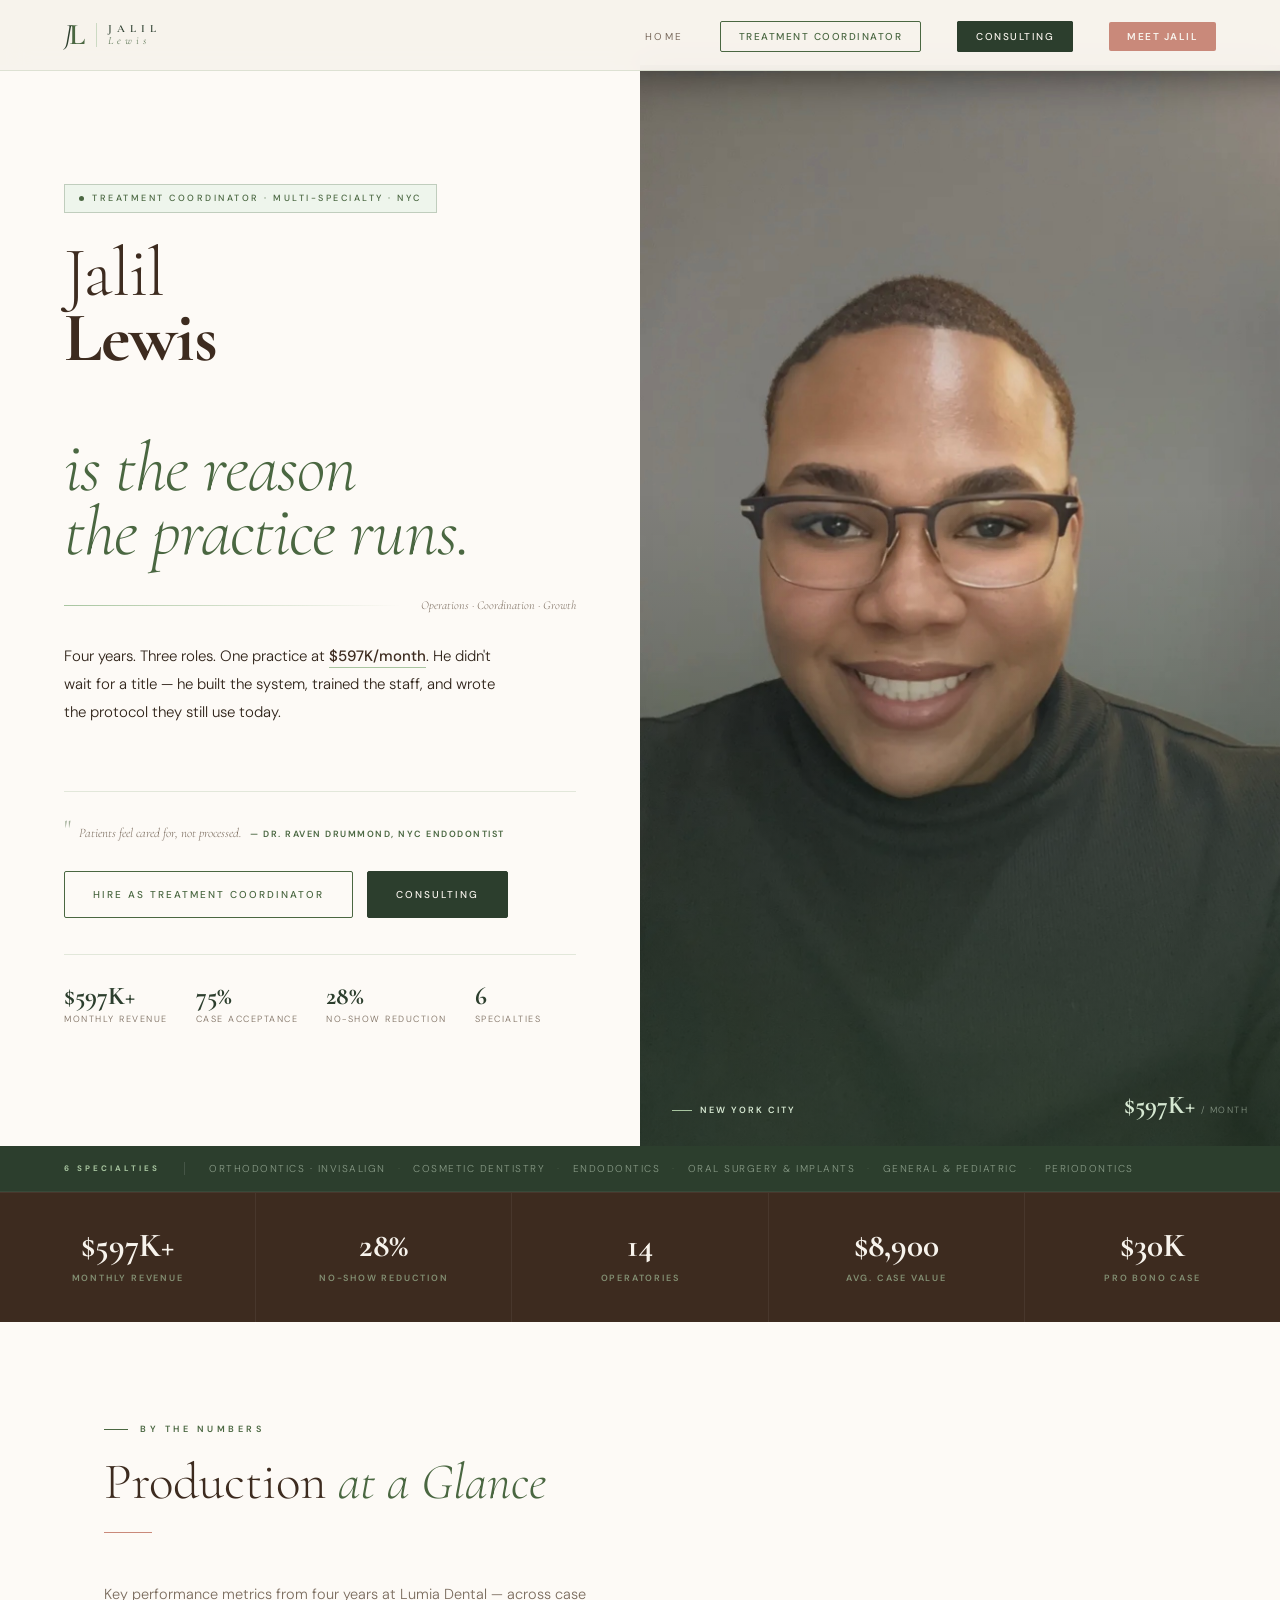
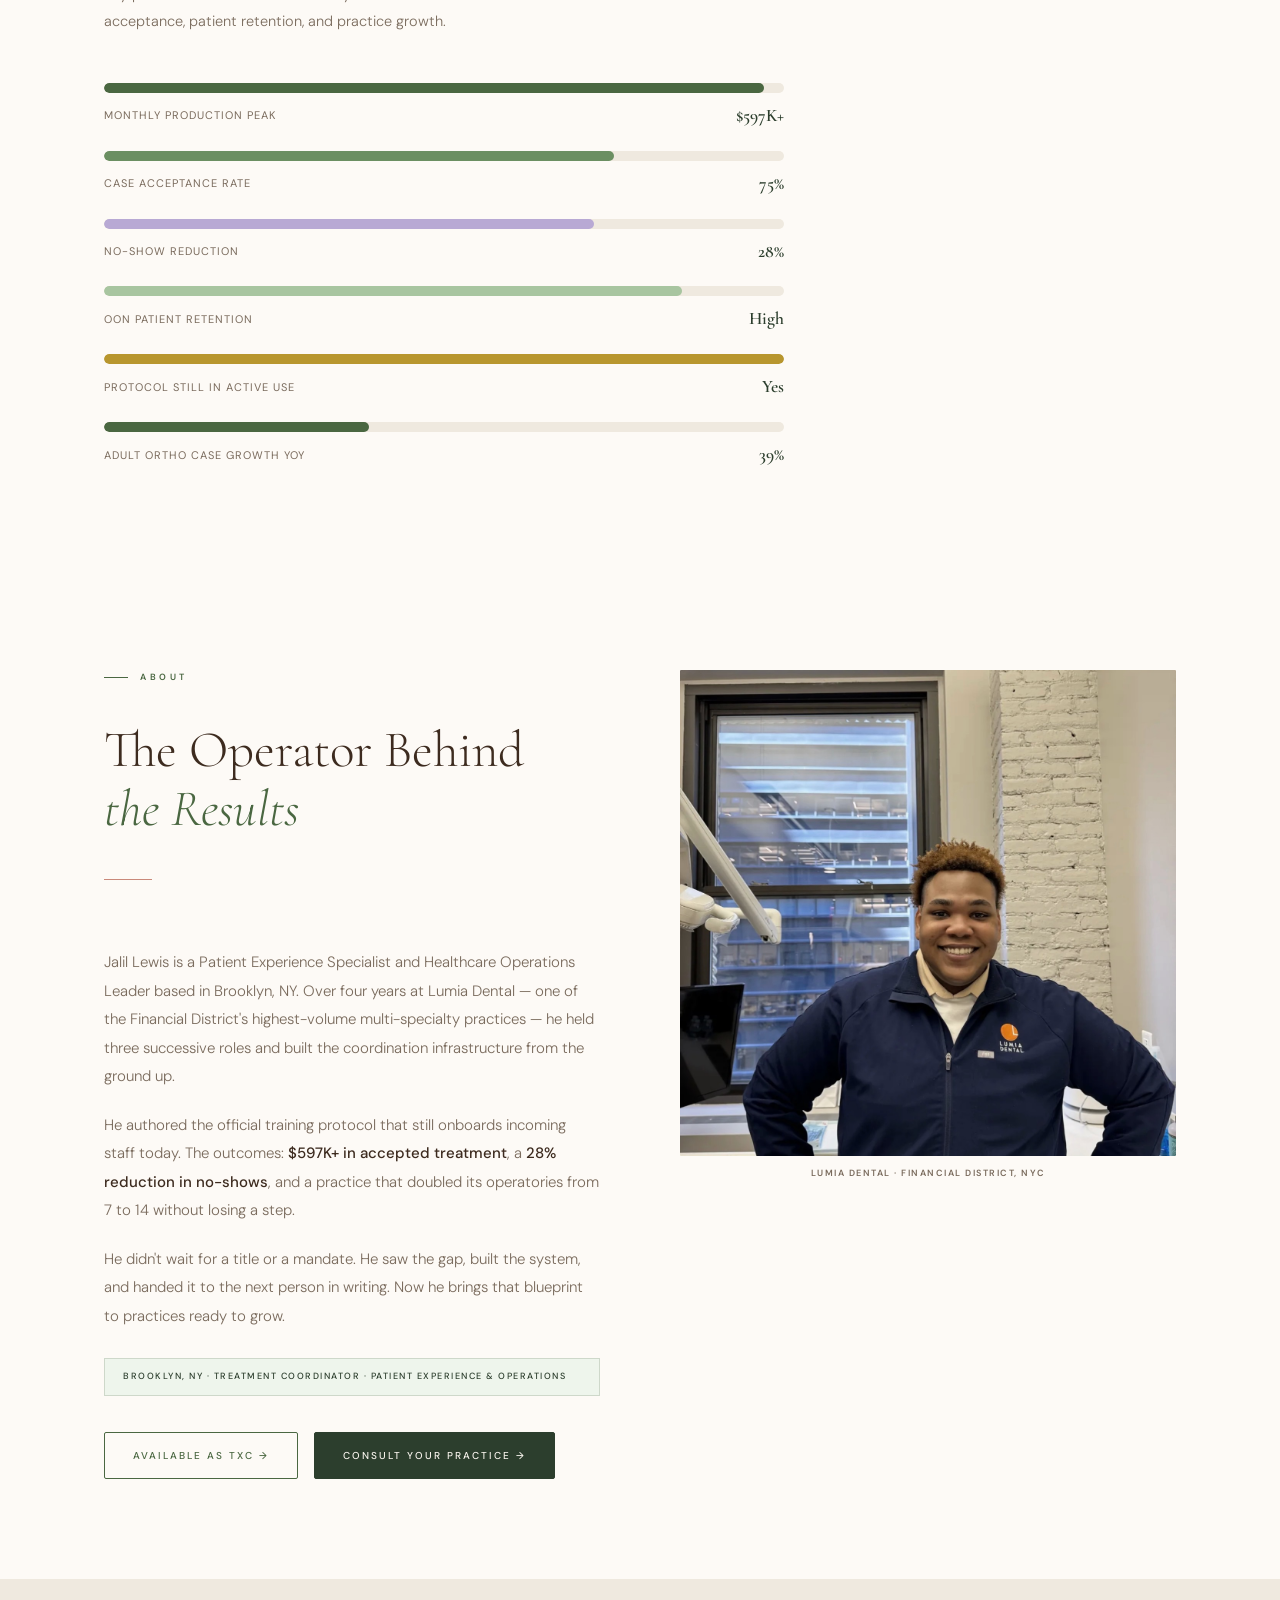
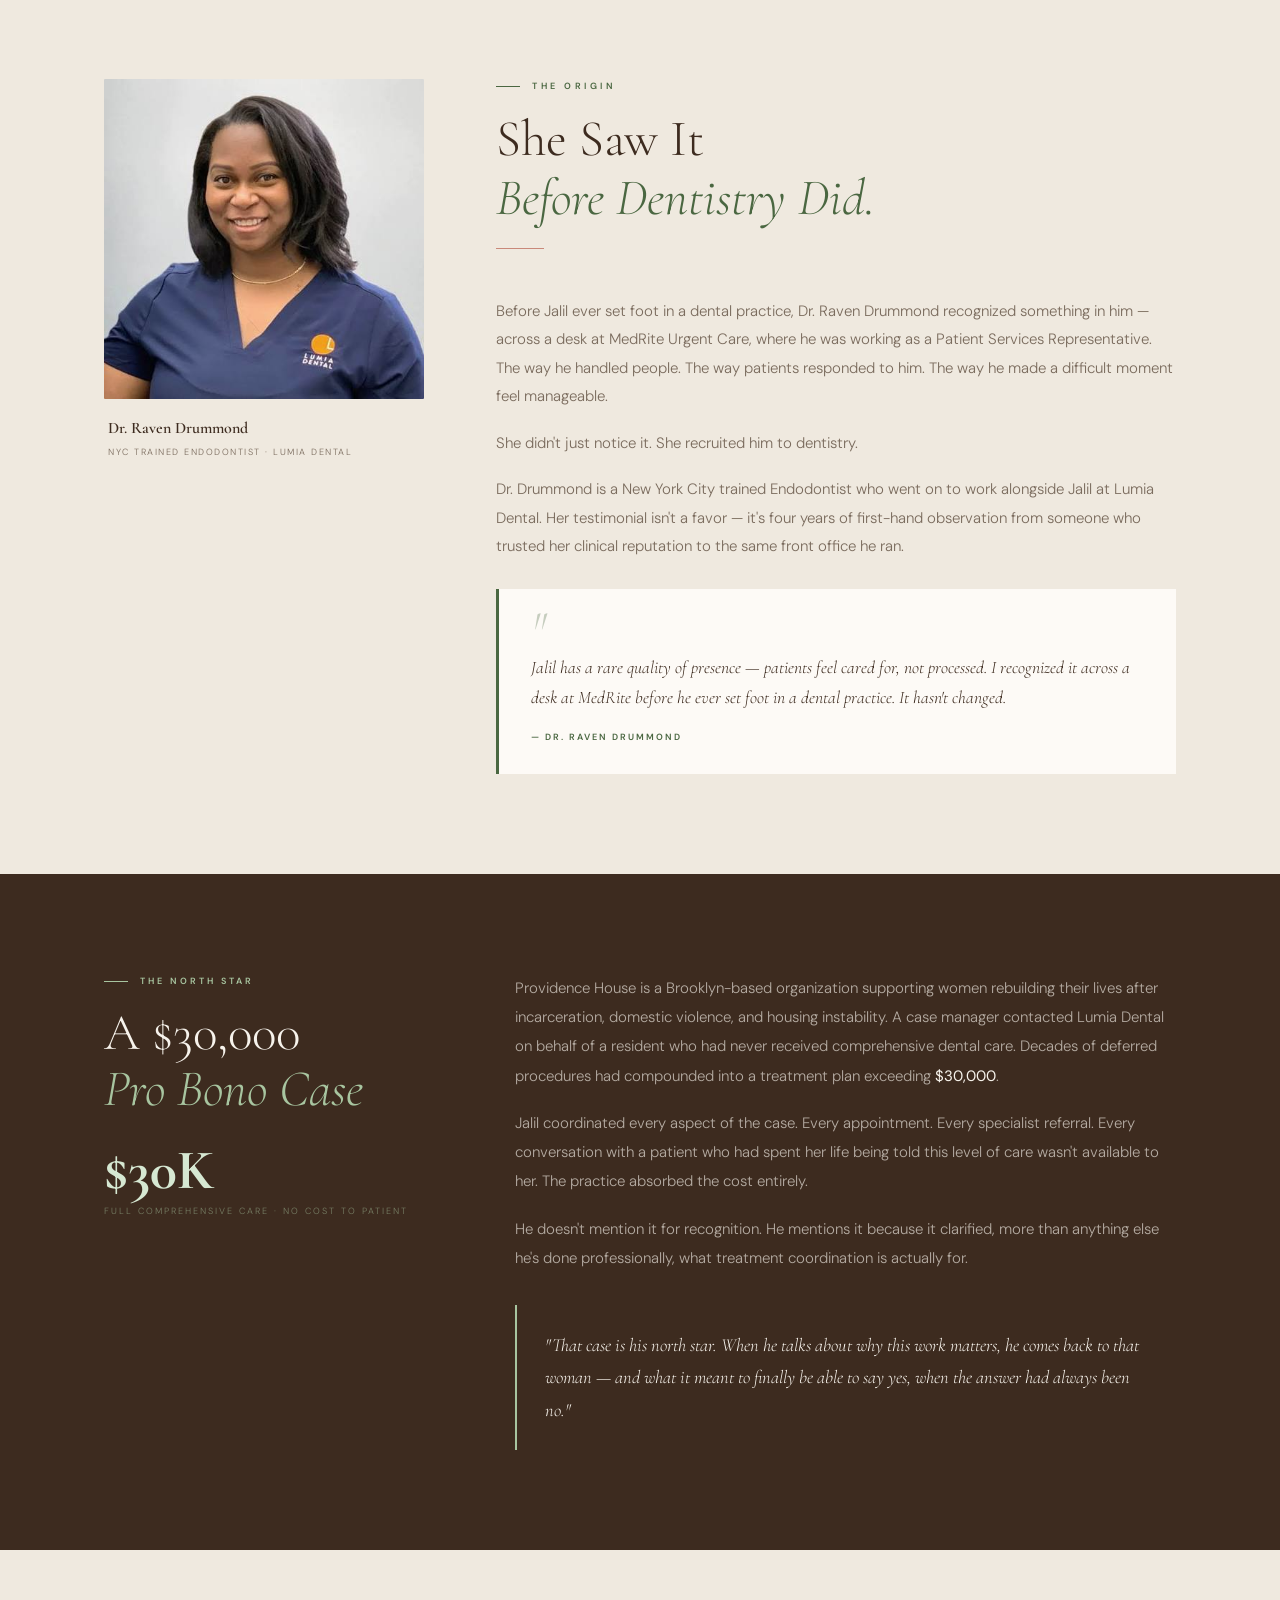
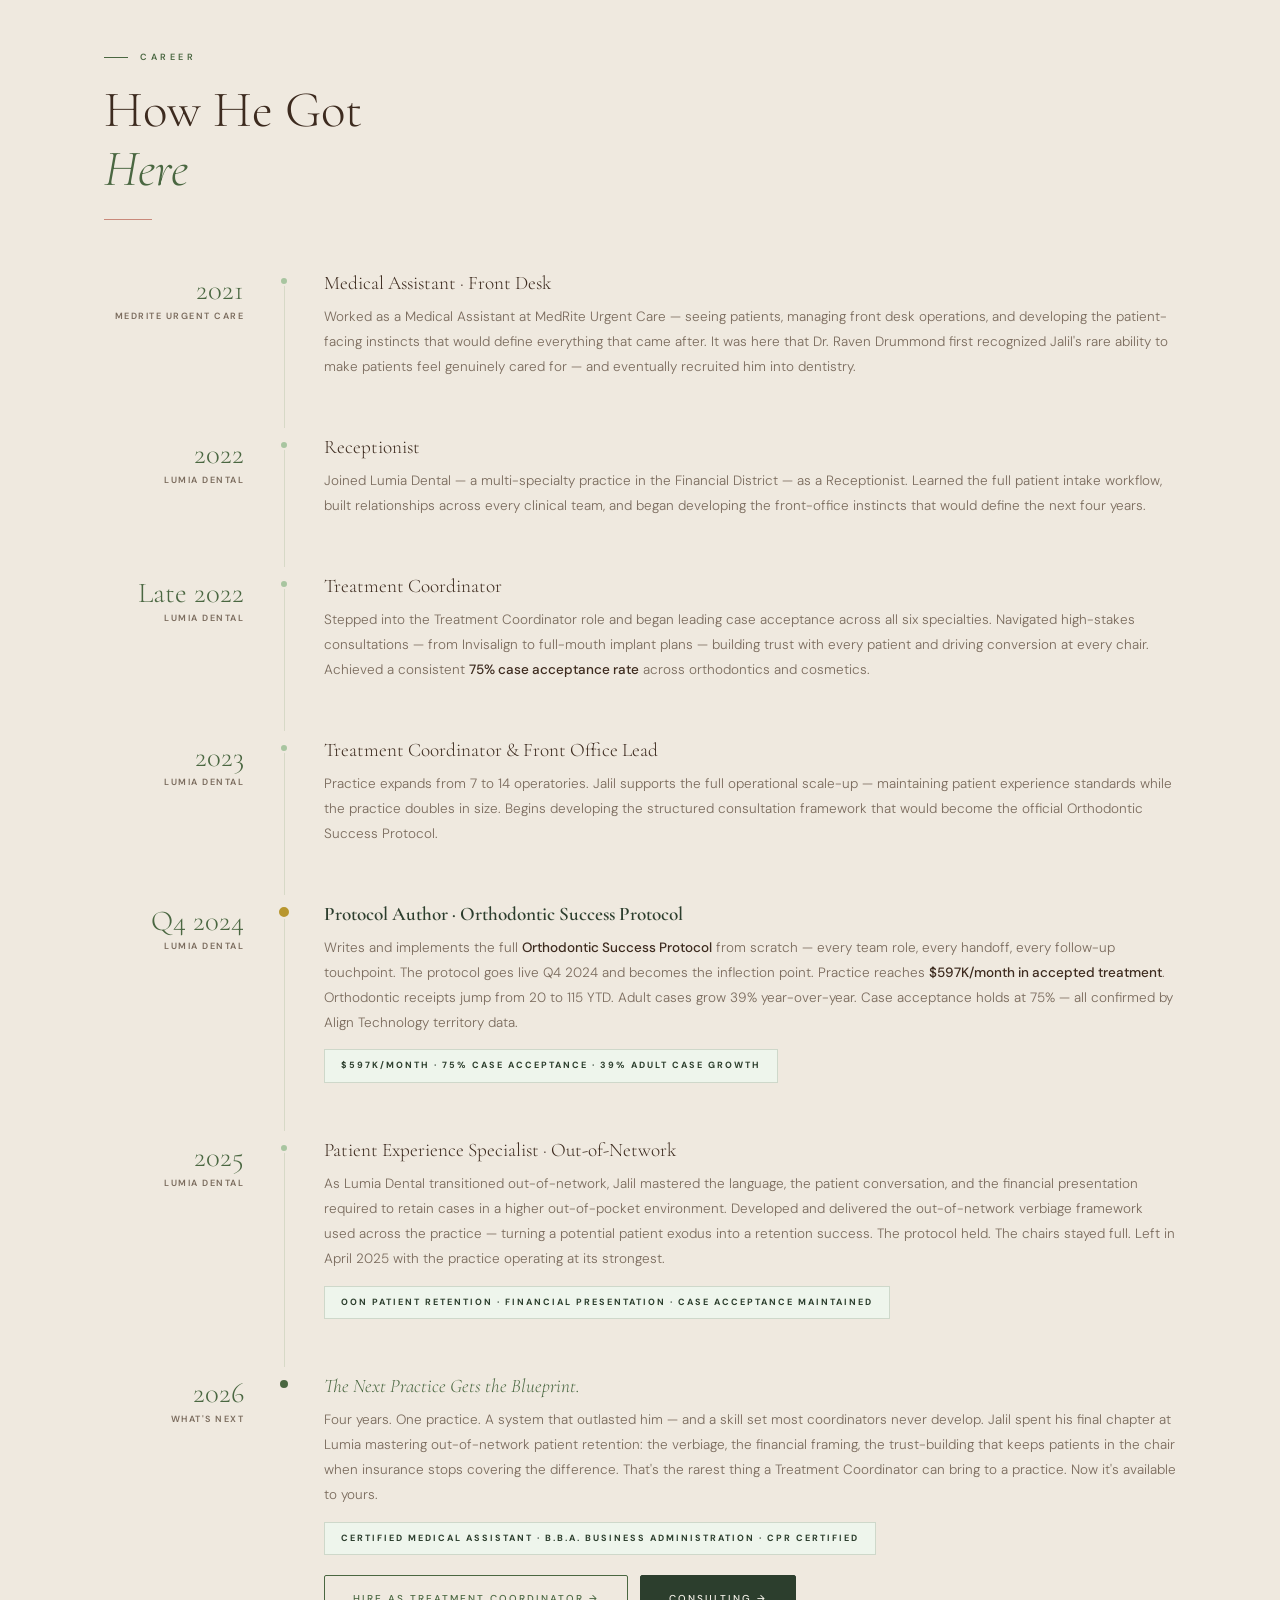
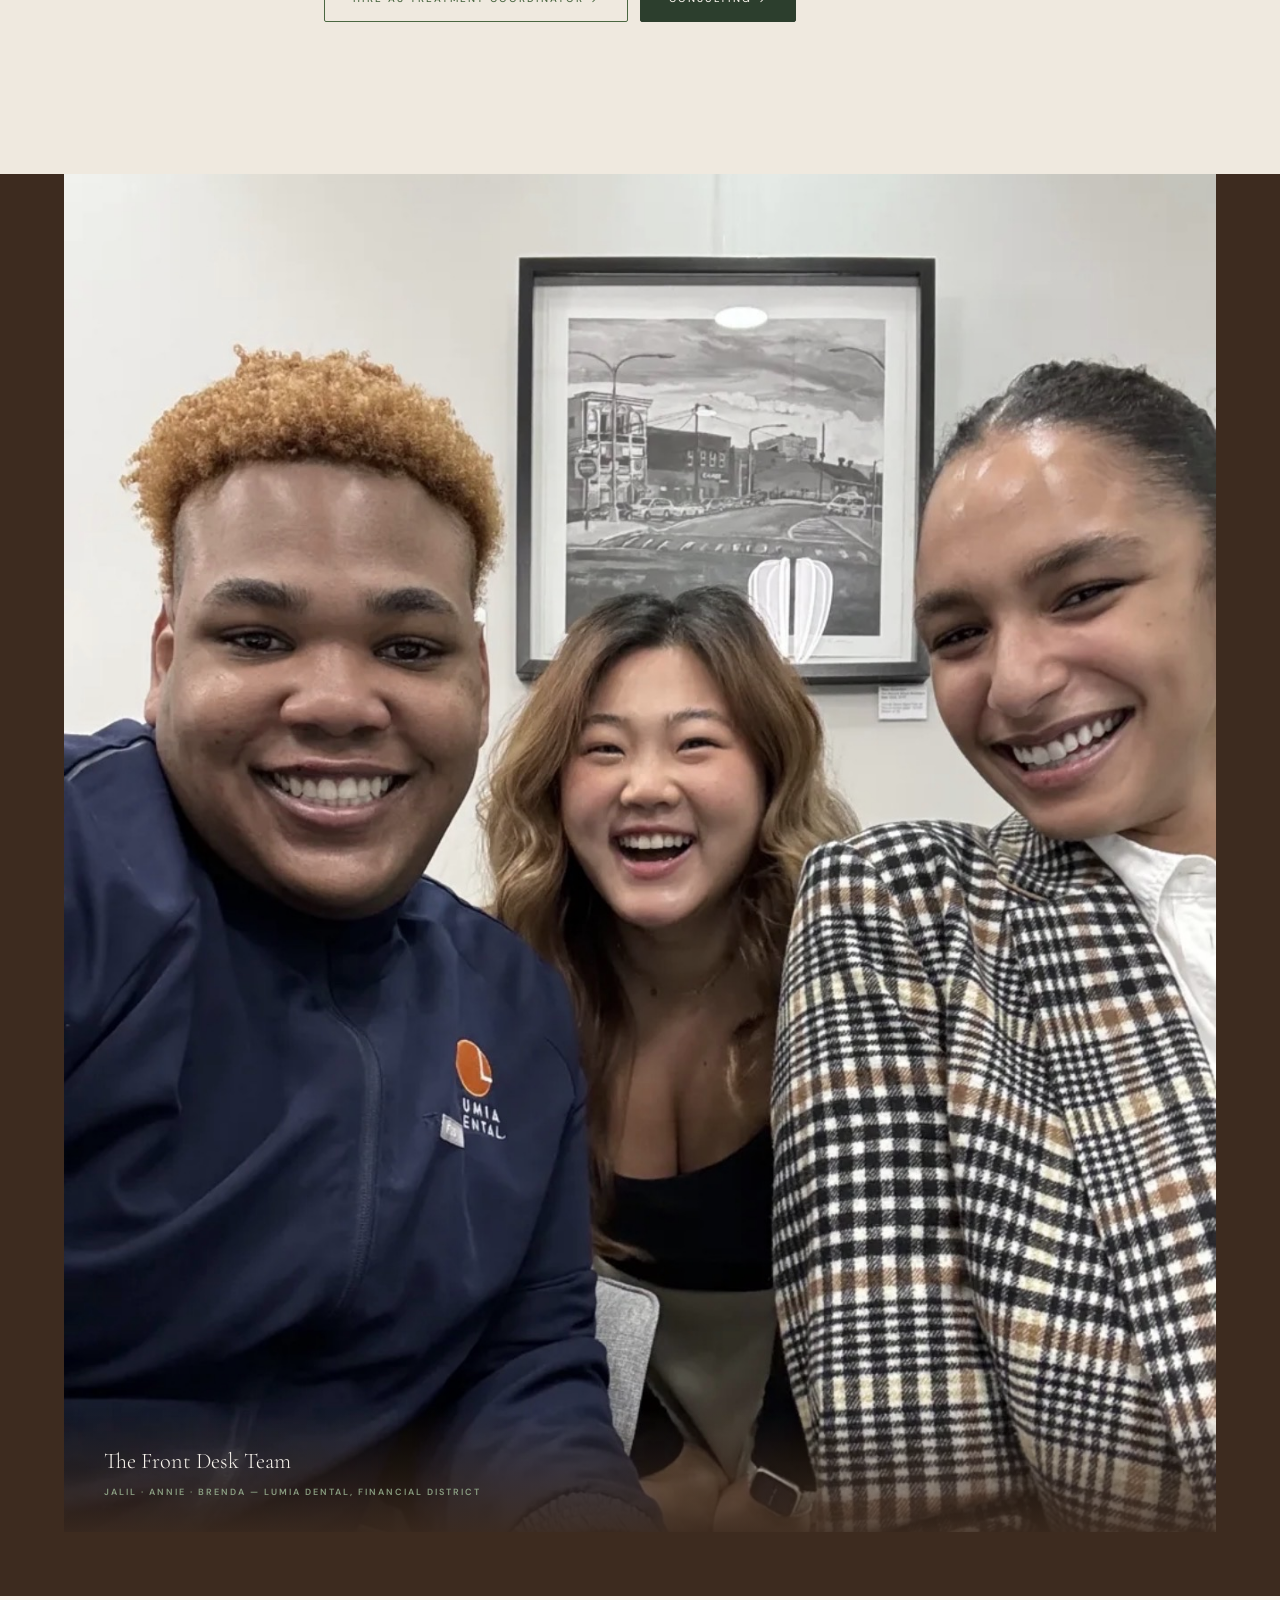
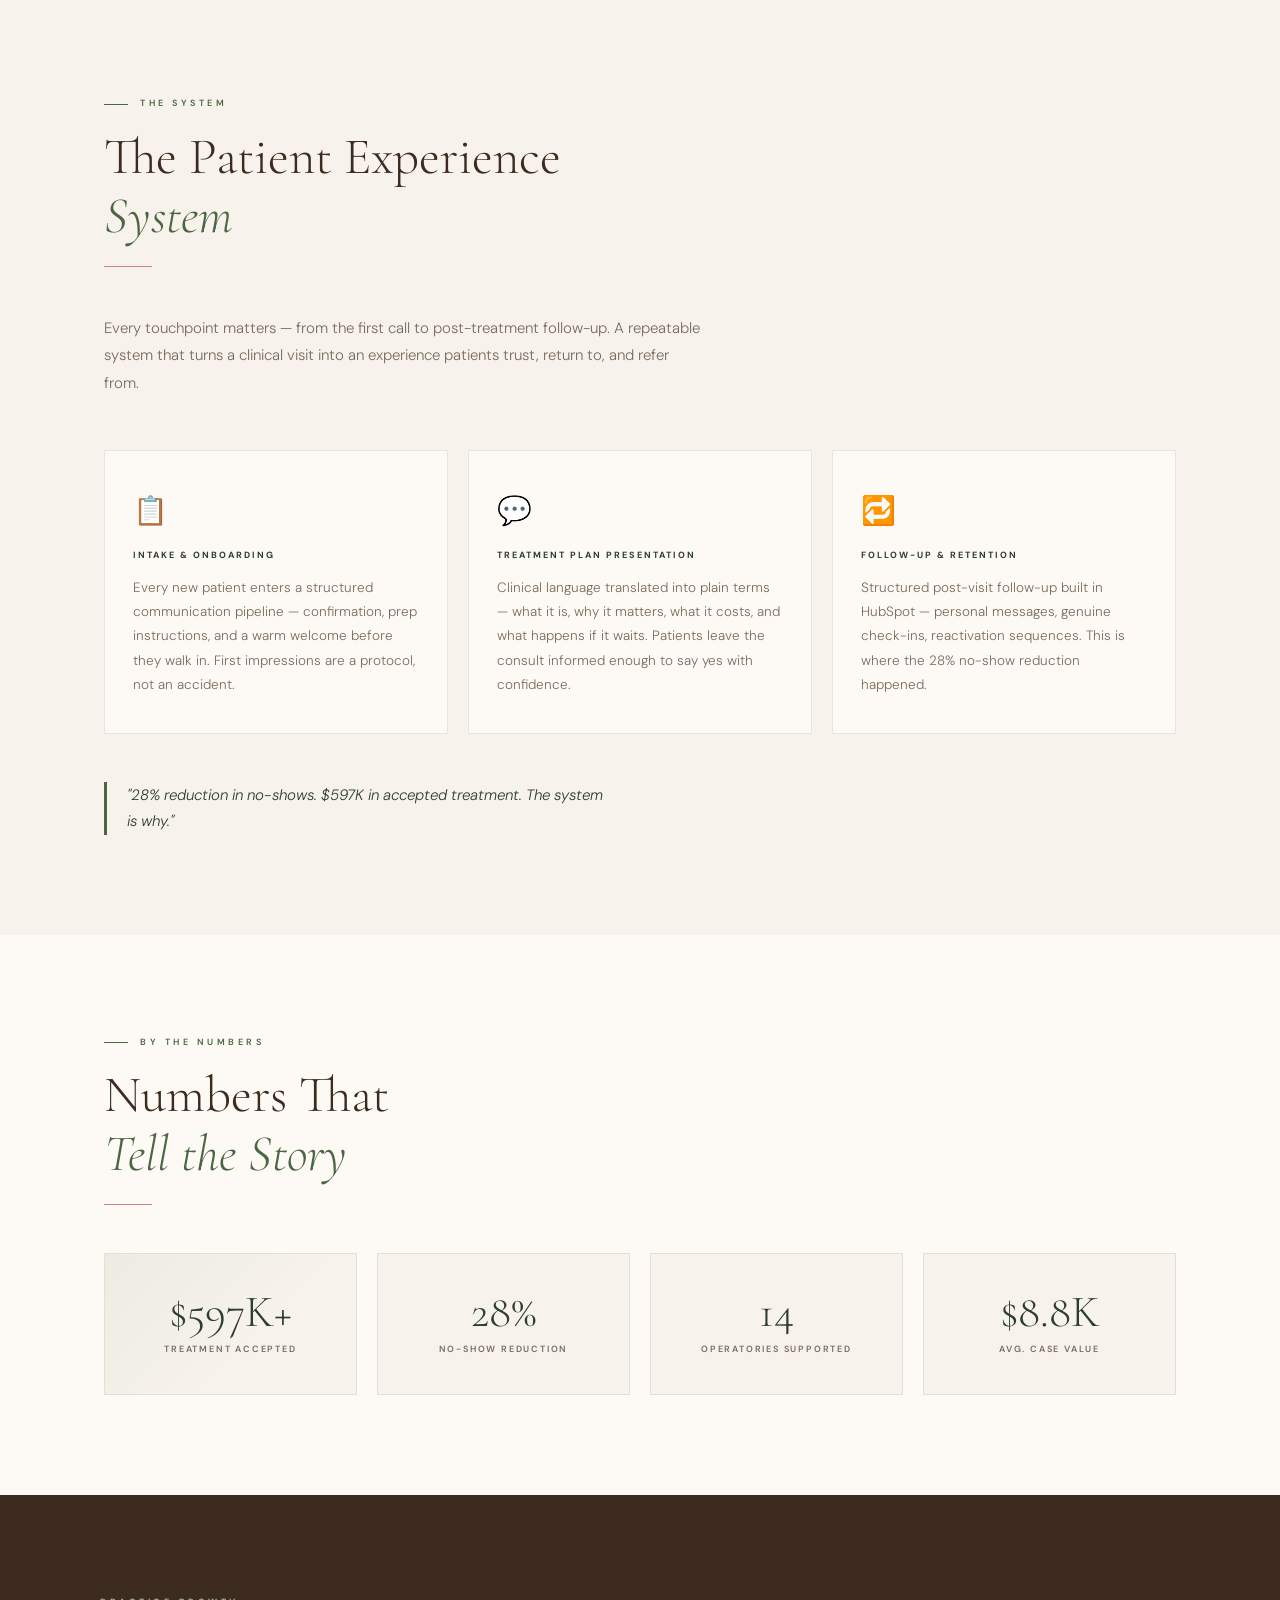
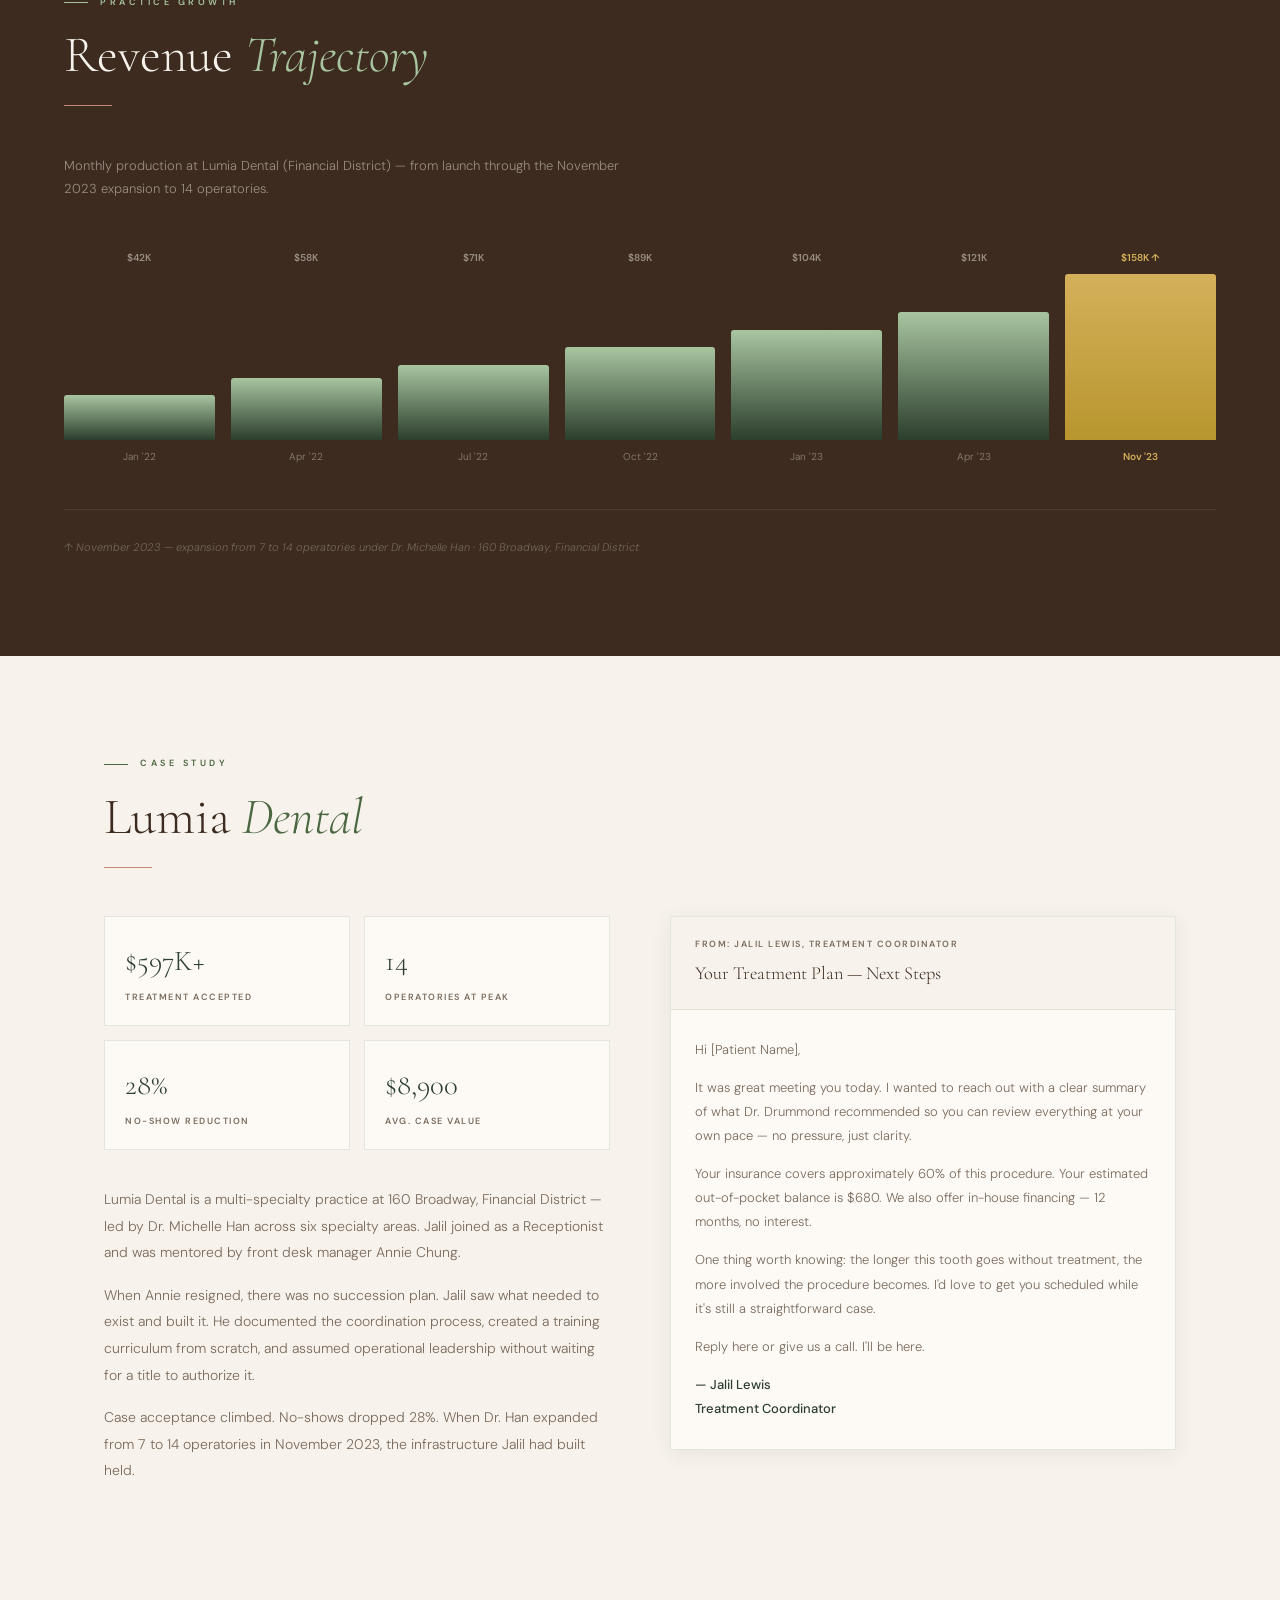
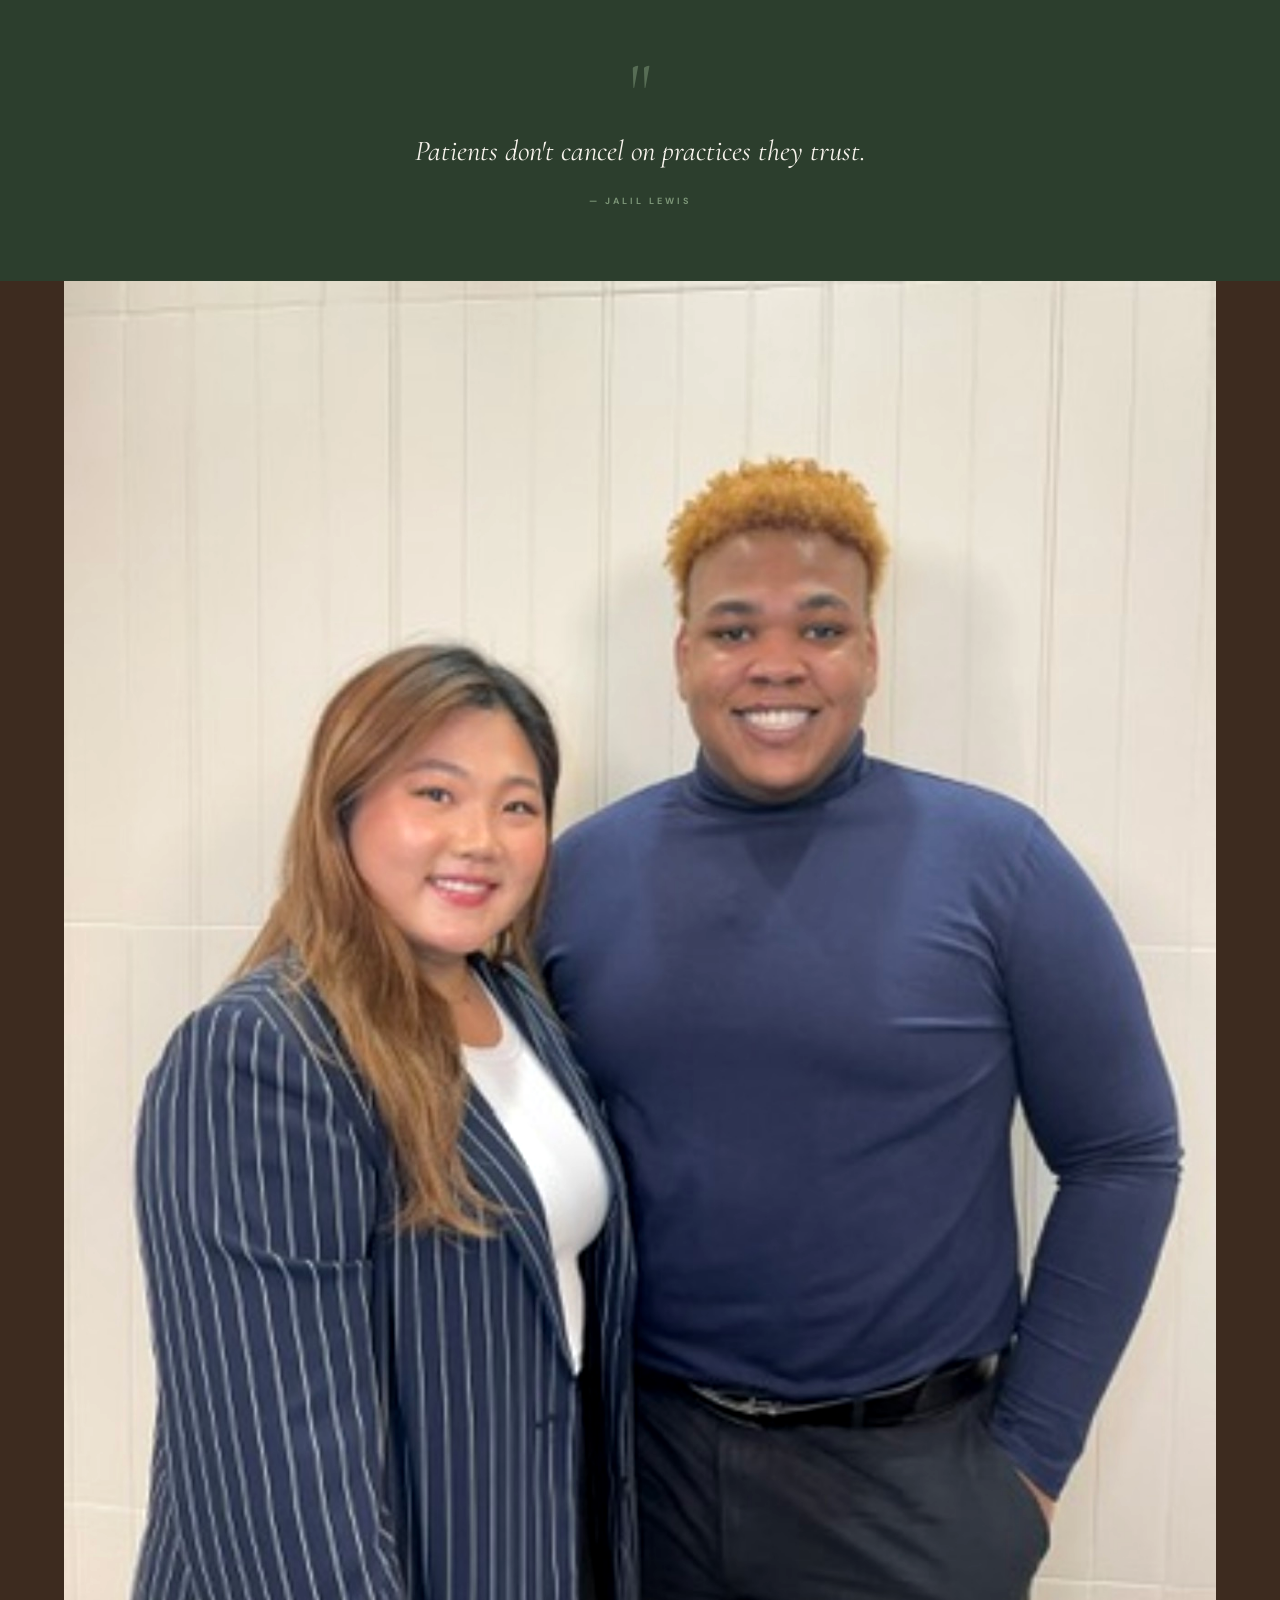
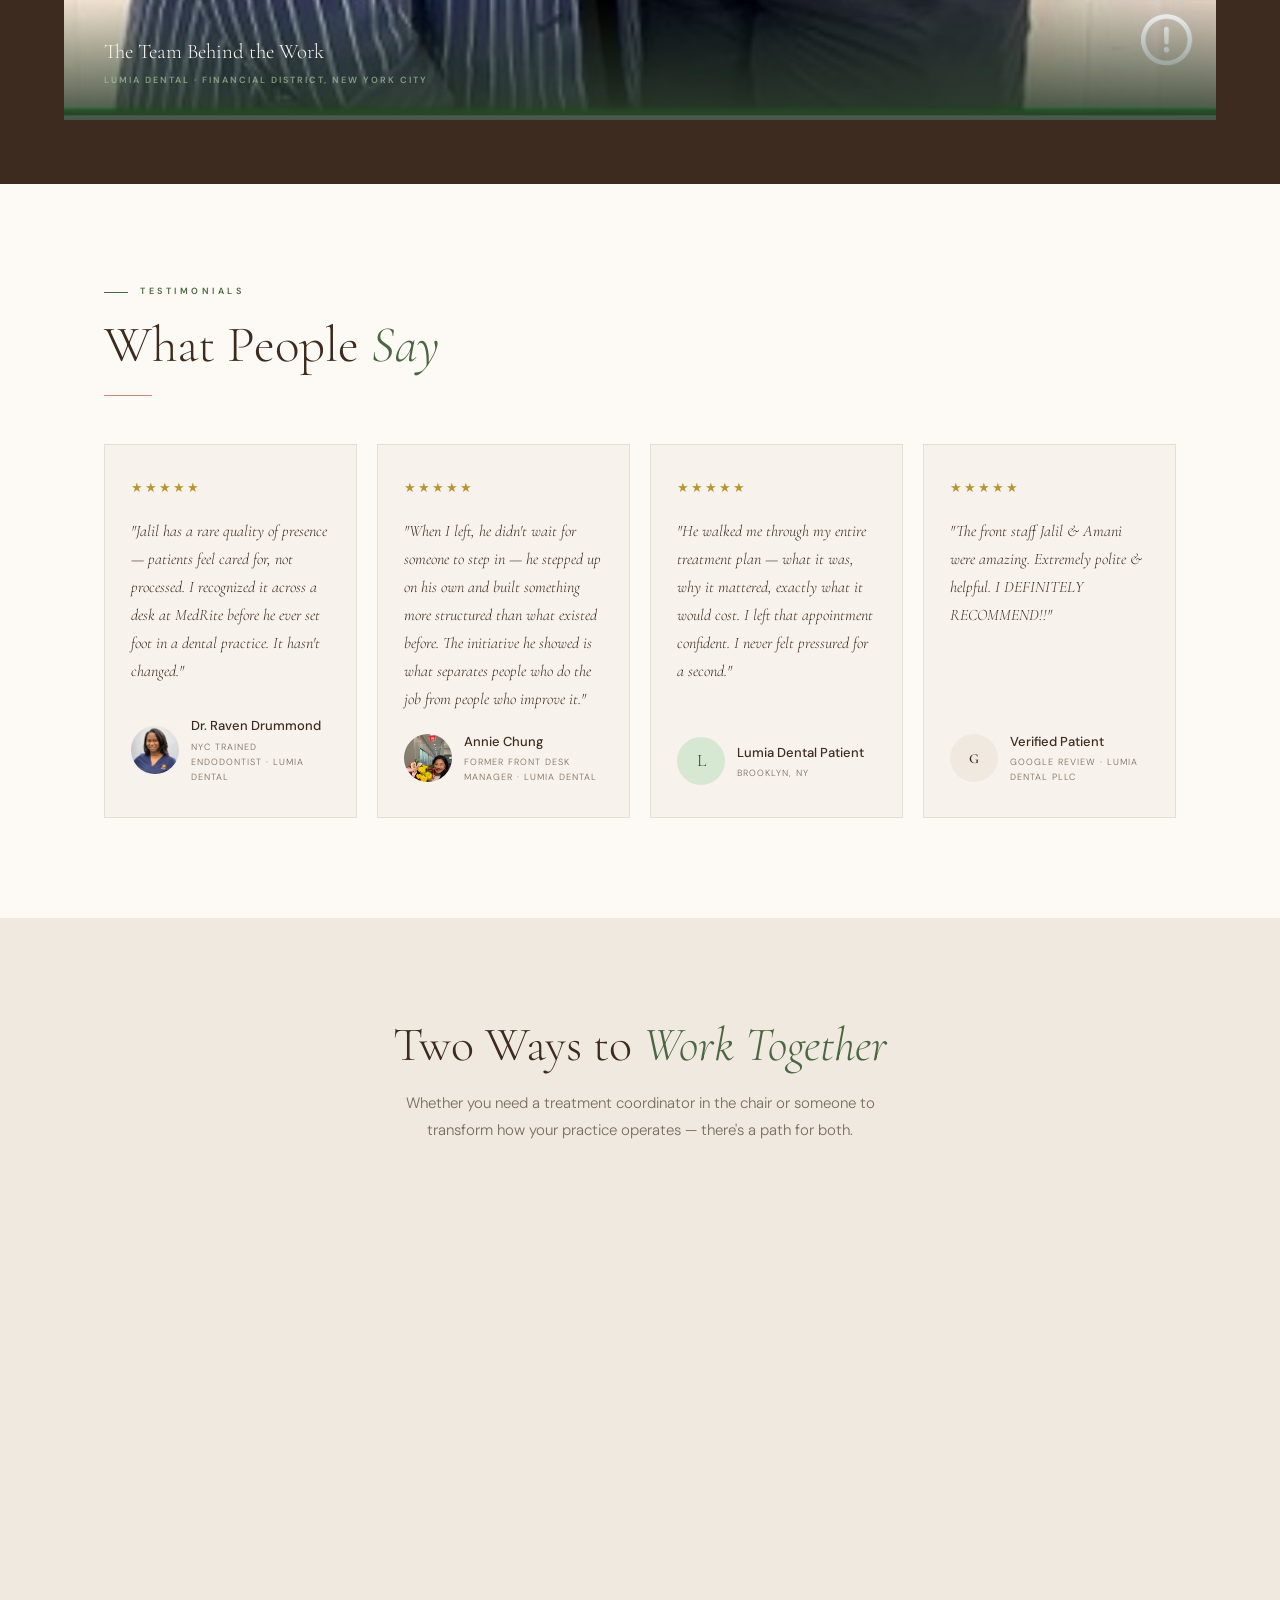
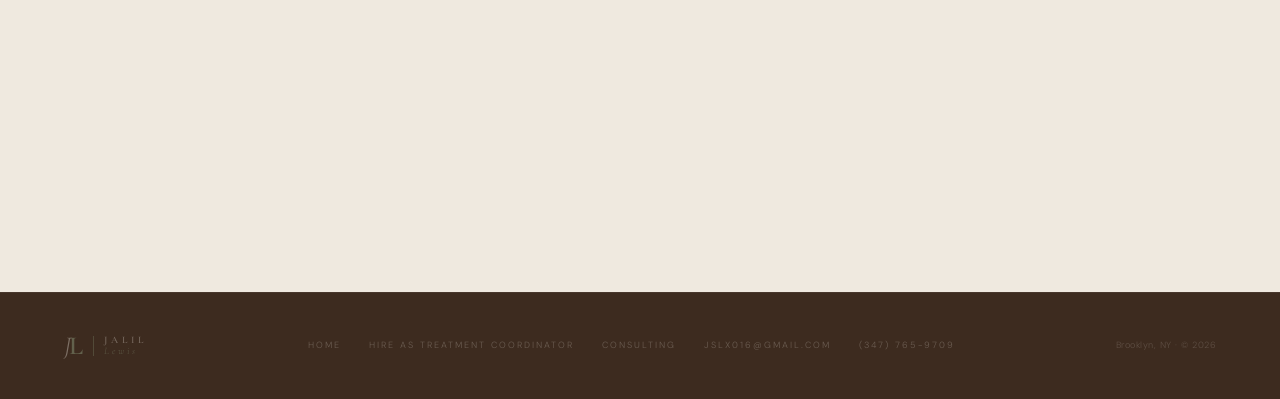
<file: index.html>
<!DOCTYPE html>
<html lang="en">
<head>
  <meta charset="UTF-8" />
  <meta name="viewport" content="width=device-width, initial-scale=1.0" />
  <title>Jalil Lewis — Patient Experience & Healthcare Operations</title>
  <meta name="description" content="Jalil Lewis. Treatment Coordinator and Patient Experience Specialist. $597K/month. 75% case acceptance. Out-of-network specialist. Brooklyn, NYC." />
  <meta property="og:title" content="Jalil Lewis — Patient Experience & Operations" />
  <meta property="og:description" content="The reason the practice runs." />
  <meta property="og:type" content="website" />
  <script type="application/ld+json">
  {
    "@context": "https://schema.org",
    "@type": "Person",
    "name": "Jalil Lewis",
    "jobTitle": "Patient Experience Specialist & Treatment Coordinator",
    "description": "Treatment Coordinator and patient experience specialist based in Brooklyn, NY. Built $597K/month practice production. 75% case acceptance rate. Out-of-network retention specialist.",
    "url": "https://jalillewis.com",
    "email": "Jslx016@gmail.com",
    "telephone": "+13477659709",
    "address": {
      "@type": "PostalAddress",
      "addressLocality": "Brooklyn",
      "addressRegion": "NY",
      "addressCountry": "US"
    },
    "sameAs": [
      "https://www.linkedin.com/in/jalil-lewis"
    ],
    "worksFor": {
      "@type": "Organization",
      "name": "Lumia Dental PLLC",
      "address": {
        "@type": "PostalAddress",
        "streetAddress": "160 Broadway, Suite 1004",
        "addressLocality": "New York",
        "addressRegion": "NY",
        "addressCountry": "US"
      }
    },
    "knowsAbout": [
      "Treatment Coordination",
      "Patient Experience",
      "Case Acceptance",
      "Dental Operations",
      "Orthodontics",
      "Cosmetic Dentistry",
      "Endodontics",
      "Oral Surgery",
      "HubSpot CRM",
      "Staff Training"
    ]
  }
  </script>
  <link rel="stylesheet" href="shared.css" />
  <style>
    /* ── HERO ─────────────────────────────────────── */
    .hero {
      min-height: 100vh;
      display: grid;
      grid-template-columns: 1fr 1fr;
      padding-top: var(--nav-h);
      overflow: hidden;
      position: relative;
    }

    /* LEFT — text panel */
    .hero-left {
      padding: 72px 64px;
      display: flex;
      flex-direction: column;
      justify-content: center;
      background: var(--warm-white);
      position: relative;
      z-index: 2;
    }

    /* RIGHT — full bleed photo */
    .hero-photo-panel {
      position: relative;
      overflow: hidden;
      min-height: 100%;
    }
    .hero-photo-panel img {
      width: 100%;
      height: 100%;
      object-fit: cover;
      object-position: center 15%;
      display: block;
      filter: saturate(0.88);
    }
    /* Gradient overlay on photo — bottom fade */
    .hero-photo-panel::after {
      content: '';
      position: absolute; inset: 0;
      background: linear-gradient(
        to bottom,
        transparent 40%,
        rgba(44,62,45,0.7) 100%
      );
    }
    /* Badge at bottom of photo */
    .hero-photo-badge {
      position: absolute;
      bottom: 0; left: 0; right: 0;
      z-index: 2;
      padding: 28px 32px;
      display: flex;
      align-items: flex-end;
      justify-content: space-between;
      flex-wrap: wrap;
      gap: 16px;
    }
    .hero-photo-location {
      font-size: 9px; font-weight: 600; letter-spacing: 2px;
      text-transform: uppercase; color: var(--sage-pale);
      display: flex; align-items: center; gap: 8px;
    }
    .hero-photo-location::before {
      content: ''; width: 20px; height: 1px; background: var(--sage-light);
    }
    .hero-photo-stat {
      display: flex; align-items: baseline; gap: 6px;
    }
    .hero-photo-stat-num {
      font-family: var(--font-display); font-size: 1.6rem;
      font-weight: 700; color: var(--sage-pale); line-height: 1;
    }
    .hero-photo-stat-label {
      font-size: 9px; letter-spacing: 1.5px; text-transform: uppercase;
      color: rgba(214,232,210,0.55);
    }

    /* Text content */
    .hero-eyebrow {
      display: flex; align-items: center; gap: 12px;
      margin-bottom: 28px;
      opacity: 0; animation: fadeUp 0.9s ease 0.1s forwards;
    }
    .eyebrow-pill {
      display: inline-flex; align-items: center; gap: 8px;
      background: var(--sage-mist); border: 1px solid rgba(74,103,65,0.28);
      padding: 6px 14px; font-size: 9px; letter-spacing: 2.5px;
      text-transform: uppercase; color: var(--sage-mid); font-weight: 500;
    }
    .eyebrow-dot {
      width: 5px; height: 5px; background: var(--sage-mid); border-radius: 50%;
      animation: dotPulse 2.5s ease-in-out infinite;
    }
    .hero-name {
      font-family: var(--font-display);
      font-size: clamp(44px, 5.5vw, 82px);
      font-weight: 300; line-height: 0.92; letter-spacing: -1px;
      color: var(--bark); margin-bottom: 6px;
      opacity: 0; animation: fadeUp 0.9s ease 0.25s forwards;
    }
    .hero-name strong { font-weight: 700; display: block; }
    .hero-name em { font-style: italic; color: var(--sage-mid); font-weight: 300; }
    .hero-ruled {
      display: flex; align-items: center; gap: 20px;
      margin: 24px 0 28px;
      opacity: 0; animation: fadeUp 0.9s ease 0.4s forwards;
    }
    .hero-ruled-line { flex: 1; height: 1px; background: linear-gradient(to right, var(--sage-light), transparent); }
    .hero-ruled-text {
      font-family: var(--font-display); font-size: 12px;
      font-style: italic; color: var(--muted); white-space: nowrap;
    }
    .hero-lead {
      font-size: 15px; line-height: 1.85; color: var(--ink);
      max-width: 440px; margin-bottom: 36px;
      opacity: 0; animation: fadeUp 0.9s ease 0.55s forwards;
    }
    .hero-lead strong {
      color: var(--bark); font-weight: 500;
      border-bottom: 1px solid var(--sage-light); padding-bottom: 1px;
    }
    .hero-actions {
      display: flex; gap: 14px; flex-wrap: wrap;
      opacity: 0; animation: fadeUp 0.9s ease 0.7s forwards;
      margin-bottom: 36px;
    }
    /* Inline stats row below buttons */
    .hero-inline-stats {
      display: flex; gap: 28px; flex-wrap: wrap;
      padding-top: 28px;
      border-top: 1px solid var(--divider);
      opacity: 0; animation: fadeUp 0.9s ease 0.85s forwards;
    }
    .hero-inline-stat {}
    .hero-inline-num {
      font-family: var(--font-display); font-size: 1.6rem;
      font-weight: 700; color: var(--sage-deep); line-height: 1; margin-bottom: 3px;
    }
    .hero-inline-label {
      font-size: 9px; letter-spacing: 1.5px; text-transform: uppercase;
      color: var(--muted);
    }
    /* Social proof quote */
    .hero-social-proof {
      display: flex; align-items: baseline; gap: 8px; flex-wrap: wrap;
      margin-bottom: 28px;
      opacity: 0; animation: fadeUp 0.9s ease 0.78s forwards;
    }
    .hero-social-mark {
      font-family: var(--font-display); font-size: 1.4rem;
      color: var(--sage-mid); line-height: 1; opacity: 0.5; flex-shrink: 0;
    }
    .hero-social-text {
      font-family: var(--font-display); font-size: 12.5px; font-style: italic;
      color: var(--muted); line-height: 1.5;
    }
    .hero-social-attr {
      font-size: 9px; font-weight: 600; letter-spacing: 1.5px;
      text-transform: uppercase; color: var(--sage-mid); white-space: nowrap;
    }

    /* TABLET — stack vertically, photo on top */
    @media (max-width: 1024px) {
      .hero {
        grid-template-columns: 1fr;
        grid-template-rows: auto auto;
        min-height: unset;
      }
      .hero-photo-panel {
        order: -1;
        height: auto;
        max-height: none;
        min-height: unset;
      }
      .hero-photo-panel img {
        height: auto;
        object-fit: unset;
        max-height: 640px;
        width: 100%;
      }
      .hero-left {
        padding: 48px 40px 56px;
        justify-content: flex-start;
      }
      .hero-inline-stats { gap: 20px; }
    }

    /* MOBILE */
    @media (max-width: 640px) {
      .hero { padding-top: var(--nav-h); }
      .hero-photo-panel {
        height: auto;
        max-height: none;
        min-height: unset;
      }
      .hero-photo-panel img {
        width: 100%;
        height: auto;
        object-fit: unset;
        max-height: none;
      }
      .hero-photo-badge { padding: 16px 20px; }
      .hero-photo-stat { display: none; }
      .hero-left { padding: 32px 20px 48px; }
      .hero-name { font-size: clamp(36px, 11vw, 56px); }
      .hero-lead { font-size: 14.5px; margin-bottom: 28px; }
      .hero-actions { gap: 10px; margin-bottom: 28px; }
      .hero-inline-stats { gap: 16px; padding-top: 20px; }
      .hero-inline-num { font-size: 1.3rem; }
      .hero-inline-label { font-size: 8px; }
      .hero-social-proof { margin-bottom: 20px; }
    }

    /* ── IMPACT BAND ─────────────────────────────── */
    .impact-band { background: var(--bark); }
    .impact-inner {
      display: flex; align-items: stretch;
      border-top: 1px solid rgba(255,255,255,0.06);
    }
    .impact-stat {
      flex: 1; text-align: center; padding: 36px 20px;
      border-right: 1px solid rgba(255,255,255,0.06);
    }
    .impact-stat:last-child { border-right: none; }
    .impact-num {
      font-family: var(--font-display); font-size: 2.1rem;
      font-weight: 700; color: var(--cream); line-height: 1; margin-bottom: 8px;
    }
    .impact-label {
      font-size: 9px; font-weight: 600; letter-spacing: 1.8px;
      text-transform: uppercase; color: var(--sage-light); opacity: 0.65;
    }


    /* ── METRICS CHART ───────────────────────────── */
    .metrics-section { background: var(--warm-white); }
    .metrics-intro {
      font-size: 14.5px; color: var(--muted); line-height: 1.85;
      max-width: 560px; margin-bottom: 48px;
    }
    .metrics-bars-wrap { max-width: 680px; }
    .metrics-bars { display: flex; flex-direction: column; gap: 20px; }
    .metric-bar-group { display: flex; flex-direction: column; gap: 8px; }
    .metric-bar-track {
      width: 100%; height: 10px;
      background: var(--cream2); border-radius: 5px; overflow: hidden;
    }
    .metric-bar-fill {
      height: 100%; width: 0%; border-radius: 5px;
      transition: width 1.1s cubic-bezier(0.22,1,0.36,1);
    }
    .metric-bar-info {
      display: flex; justify-content: space-between; align-items: center;
    }
    .metric-bar-label {
      font-size: 11px; letter-spacing: 1px; text-transform: uppercase;
      color: var(--muted); font-weight: 400;
    }
    .metric-bar-val {
      font-family: var(--font-display); font-size: 1.1rem;
      font-weight: 600; color: var(--sage-deep);
    }

    /* ── FRONT DESK TEAM PHOTO ───────────────────── */
    .frontdesk-section {
      background: var(--bark);
      padding: 0 64px 64px;
    }
    .frontdesk-inner { max-width: var(--max-w); margin: 0 auto; }
    .frontdesk-photo-wrap { position: relative; overflow: hidden; }
    .frontdesk-photo {
      width: 100%; height: auto; display: block;
      filter: saturate(0.82);
      transition: transform 0.6s ease;
    }
    .frontdesk-photo-wrap:hover .frontdesk-photo { transform: scale(1.02); }
    .frontdesk-overlay {
      position: absolute; bottom: 0; left: 0; right: 0;
      padding: 32px 40px;
      background: linear-gradient(to top, rgba(61,43,31,0.9) 0%, transparent 100%);
    }
    .frontdesk-label {
      font-family: var(--font-display); font-size: 1.4rem;
      font-weight: 300; color: var(--cream); margin-bottom: 5px;
    }
    .frontdesk-names {
      font-size: 9px; font-weight: 600; letter-spacing: 2px;
      text-transform: uppercase; color: var(--sage-light); opacity: 0.75;
    }
    @media (max-width: 640px) {
      .frontdesk-section { padding: 0 0 48px; }
      .frontdesk-overlay { padding: 20px 24px; }
      .frontdesk-label { font-size: 1.1rem; }
    }
    
    /* ── ABOUT ───────────────────────────────────── */
    .about-bg { background: var(--warm-white); }
    .about-grid {
      display: grid; grid-template-columns: 1fr 1fr; gap: 80px; align-items: start;
    }
    .about-body { display: flex; flex-direction: column; gap: 20px; }
    .about-body p { font-size: 15px; color: var(--muted); line-height: 1.9; }
    .about-body strong { color: var(--bark); font-weight: 500; }
    .about-photo {
      width: 100%; height: auto; display: block;
      max-height: 600px;
      object-fit: cover;
      object-position: center 12%;
      filter: saturate(0.88); border-radius: 1px;
    }
    .about-tag {
      display: inline-block; margin-top: 8px; padding: 10px 18px;
      background: var(--sage-mist); border: 1px solid rgba(74,103,65,0.2);
      font-size: 9px; font-weight: 500; letter-spacing: 1.5px;
      text-transform: uppercase; color: var(--sage-deep);
    }
    .about-links { display: flex; gap: 16px; flex-wrap: wrap; margin-top: 8px; }


    .about-headshot-wrap { position: relative; }
    .about-photo-footer {
      margin-top: 10px;
      font-size: 9px; font-weight: 600; letter-spacing: 1.5px;
      text-transform: uppercase; color: var(--muted); text-align: center;
    }

    /* ── ABOUT PHOTO STACK ───────────────────────── */
    .about-photos { display: flex; flex-direction: column; gap: 16px; }
    .about-trio-wrap { position: relative; }
    .about-trio-photo {
      width: 100%; height: auto; display: block;
      filter: saturate(0.88); border-radius: 1px;
    }
    .about-trio-caption {
      margin-top: 10px;
      font-size: 9px; font-weight: 600; letter-spacing: 1.5px;
      text-transform: uppercase; color: var(--muted);
      text-align: center;
    }
    @media (max-width: 640px) {
      .about-trio-photo { max-height: 280px; object-fit: cover; object-position: center top; }
    }
    
    /* ── PROVIDENCE HOUSE ────────────────────────── */
    .providence-bg { background: var(--bark); }
    .providence-inner { padding: var(--section-pad); max-width: var(--max-w); margin: 0 auto; }
    .providence-grid { display: grid; grid-template-columns: 1fr 2fr; gap: 80px; align-items: start; }
    .providence-label {
      font-size: 9px; font-weight: 600; letter-spacing: 3px;
      text-transform: uppercase; color: var(--sage-light); margin-bottom: 16px;
      display: flex; align-items: center; gap: 12px;
    }
    .providence-label::before { content: ''; width: 24px; height: 1px; background: var(--sage-light); }
    .providence-title {
      font-family: var(--font-display); font-size: clamp(2rem, 4vw, 3.2rem);
      font-weight: 300; color: var(--cream); line-height: 1.1; margin-bottom: 16px;
    }
    .providence-title em { font-style: italic; color: var(--sage-light); }
    .providence-stat {
      font-family: var(--font-display); font-size: 3.5rem;
      font-weight: 700; color: var(--sage-pale); line-height: 1; margin-top: 24px;
    }
    .providence-stat-label {
      font-size: 9px; letter-spacing: 2px; text-transform: uppercase;
      color: var(--sage-light); opacity: 0.55; margin-top: 6px;
    }
    .providence-body p {
      font-size: 15px; line-height: 1.95;
      color: rgba(245,240,232,0.65); margin-bottom: 18px;
    }
    .providence-body p:last-child { margin-bottom: 0; }
    .providence-body strong { color: var(--cream); font-weight: 400; }
    .north-star {
      margin-top: 32px; padding: 24px 28px;
      border-left: 2px solid var(--sage-light);
      font-family: var(--font-display); font-size: 1.15rem;
      font-style: italic; color: var(--cream); line-height: 1.75;
    }


    /* ── DR. DRUMMOND ORIGIN ─────────────────────── */
    .drummond-bg { background: var(--cream2); }
    .drummond-grid {
      display: grid;
      grid-template-columns: 320px 1fr;
      gap: 72px;
      align-items: start;
    }
    .drummond-left { position: relative; }
    .drummond-photo {
      width: 100%;
      height: auto;
      display: block;
      filter: saturate(0.88);
      border-radius: 1px;
    }
    .drummond-photo-caption {
      margin-top: 16px;
      padding-left: 4px;
    }
    .drummond-caption-name {
      font-family: var(--font-display); font-size: 1rem;
      font-weight: 600; color: var(--bark); margin-bottom: 3px;
    }
    .drummond-caption-role {
      font-size: 9px; letter-spacing: 1.5px; text-transform: uppercase;
      color: var(--muted);
    }
    .drummond-body {
      font-size: 15px; color: var(--muted); line-height: 1.9;
      margin-bottom: 18px;
    }
    .drummond-body:last-of-type { margin-bottom: 28px; }
    .drummond-quote {
      margin: 0;
      padding: 28px 32px;
      background: var(--warm-white);
      border-left: 3px solid var(--sage-mid);
      position: relative;
    }
    .drummond-quote-mark {
      font-family: var(--font-display);
      font-size: 3rem; line-height: 0.5;
      color: var(--sage-mid); opacity: 0.3;
      display: block; margin-bottom: 12px;
    }
    .drummond-quote {
      font-family: var(--font-display);
      font-size: 1.1rem; font-style: italic;
      color: var(--bark); line-height: 1.75;
    }
    .drummond-quote cite {
      display: block; margin-top: 16px;
      font-family: var(--font-body); font-size: 9px;
      font-style: normal; font-weight: 600;
      letter-spacing: 2px; text-transform: uppercase;
      color: var(--sage-mid);
    }
    @media (max-width: 1024px) {
      .drummond-grid { grid-template-columns: 240px 1fr; gap: 48px; }
    }
    @media (max-width: 640px) {
      .drummond-grid { grid-template-columns: 1fr; gap: 32px; }
      .drummond-photo { max-width: 260px; }
      .drummond-quote { padding: 20px 22px; font-size: 1rem; }
    }
    
    /* ── CAREER TIMELINE ─────────────────────────── */
    .timeline-bg { background: var(--cream2); }
    .timeline { display: flex; flex-direction: column; gap: 0; }
    .tl-item {
      display: grid;
      grid-template-columns: 140px 32px 1fr;
      gap: 0 24px;
      position: relative;
    }
    .tl-left {
      text-align: right; padding: 0 0 48px; padding-top: 4px;
    }
    .tl-year {
      font-family: var(--font-display); font-size: 1.8rem;
      font-weight: 300; color: var(--sage-mid); line-height: 1;
    }
    .tl-org {
      font-size: 9px; font-weight: 600; letter-spacing: 1.5px;
      text-transform: uppercase; color: var(--muted); margin-top: 4px;
    }
    .tl-line {
      display: flex; flex-direction: column; align-items: center;
      position: relative;
    }
    .tl-line::before {
      content: ''; position: absolute; top: 10px; bottom: 0;
      width: 1px; background: var(--divider);
    }
    .tl-item:last-child .tl-line::before { display: none; }
    .tl-dot {
      width: 10px; height: 10px; border-radius: 50%;
      background: var(--sage-light); border: 2px solid var(--cream2);
      flex-shrink: 0; margin-top: 4px; position: relative; z-index: 1;
    }
    .tl-dot-hi { background: var(--gold); width: 14px; height: 14px; margin-top: 2px; }
    .tl-dot-now { background: var(--sage-mid); width: 12px; height: 12px; margin-top: 3px; }
    .tl-right { padding-bottom: 48px; }
    .tl-role {
      font-family: var(--font-display); font-size: 1.2rem;
      color: var(--bark); margin-bottom: 10px; line-height: 1.2;
    }
    .tl-role-hi { color: var(--sage-deep); font-weight: 600; }
    .tl-role-now { color: var(--sage-mid); font-style: italic; }
    .tl-desc { font-size: 13.5px; color: var(--muted); line-height: 1.85; }
    .tl-desc strong { color: var(--bark); font-weight: 500; }
    .tl-badge {
      display: inline-block; margin-top: 14px; padding: 8px 16px;
      background: var(--sage-mist); border: 1px solid rgba(74,103,65,0.2);
      font-size: 9px; font-weight: 700; letter-spacing: 2px;
      text-transform: uppercase; color: var(--sage-deep);
    }
        /* ── SYSTEM ──────────────────────────────────── */
    .system-bg { background: var(--cream); }
    .system-cards { display: grid; grid-template-columns: repeat(3,1fr); gap: 20px; margin-bottom: 48px; }
    .system-card {
      background: var(--warm-white); border: 1px solid var(--divider);
      border-radius: 1px; padding: 36px 28px;
      transition: box-shadow 0.2s, transform 0.2s;
    }
    .system-card:hover { box-shadow: 0 8px 32px rgba(106,143,98,0.1); transform: translateY(-2px); }
    .system-icon { font-size: 1.75rem; margin-bottom: 14px; }
    .system-label {
      font-size: 9px; font-weight: 700; letter-spacing: 2px;
      text-transform: uppercase; color: var(--sage-deep); margin-bottom: 12px;
    }
    .system-card p { font-size: 13.5px; line-height: 1.8; color: var(--muted); }
    .system-stat {
      display: inline-block; font-size: 15px; font-style: italic;
      color: var(--sage-deep); border-left: 3px solid var(--sage-mid);
      padding-left: 20px; max-width: 500px; line-height: 1.75;
    }

    /* ── RESULTS ─────────────────────────────────── */
    .results-bg { background: var(--warm-white); }
    .counters-grid { display: grid; grid-template-columns: repeat(4,1fr); gap: 20px; }
    .counter-card {
      text-align: center; padding: 36px 16px;
      background: var(--cream); border: 1px solid var(--divider);
      border-radius: 1px; transition: transform 0.2s;
      position: relative; overflow: hidden;
    }
    .counter-card::before {
      content: '';
      position: absolute; inset: 0;
      background: linear-gradient(135deg, rgba(74,103,65,0.06) 0%, transparent 60%);
      opacity: 0; transition: opacity 0.5s;
    }
    .counter-card:hover { transform: translateY(-2px); }
    .counter-card.counted::before { opacity: 1; }
    @keyframes counterPop {
      0%   { transform: translateY(4px) scale(0.92); opacity: 0.3; }
      60%  { transform: translateY(-2px) scale(1.04); opacity: 1; }
      100% { transform: translateY(0) scale(1); opacity: 1; }
    }
    .counter-card.counted { animation: counterPop 0.6s cubic-bezier(0.22,1,0.36,1) both; }
    .counter-num {
      font-family: var(--font-display); font-size: clamp(2rem,3.5vw,3rem);
      font-weight: 300; color: var(--sage-deep); line-height: 1; margin-bottom: 8px;
      transition: color 0.4s;
    }
    .counter-card.counted .counter-num { color: var(--sage-deep); }
    .counter-label {
      font-size: 9px; font-weight: 600; letter-spacing: 1.8px;
      text-transform: uppercase; color: var(--muted);
    }

    /* chart */
    .chart-bg { background: var(--bark); padding: var(--section-pad); }
    .chart-sub { font-size: 13px; color: rgba(245,240,232,0.5); max-width: 560px; margin-bottom: 48px; line-height: 1.8; }
    .vchart-wrap { position: relative; padding-bottom: 12px; }
    .vchart-bars { display: flex; align-items: flex-end; gap: 16px; height: 260px; padding-bottom: 44px; }
    .vchart-col { display: flex; flex-direction: column; align-items: center; justify-content: flex-end; flex: 1; gap: 8px; height: 100%; }
    .vchart-val { font-size: 10px; font-weight: 600; color: rgba(245,240,232,0.5); white-space: nowrap; }
    .vchart-val.hi { color: var(--gold-light); }
    .vchart-bar-track { width: 100%; flex: 1; display: flex; align-items: flex-end; }
    .vchart-bar-fill { width: 100%; height: 0; border-radius: 3px 3px 0 0; background: linear-gradient(180deg, var(--sage-light), var(--sage-deep)); transition: height 0.9s cubic-bezier(0.22,1,0.36,1); }
    .vchart-bar-fill.hi { background: linear-gradient(180deg, var(--gold-light), var(--gold)); }
    .vchart-label { font-size: 10px; color: rgba(245,240,232,0.45); white-space: nowrap; }
    .vchart-label.hi { color: var(--gold-light); font-weight: 600; }
    .vchart-baseline { height: 1px; background: rgba(255,255,255,0.08); }
    .chart-note { font-size: 11px; color: rgba(245,240,232,0.3); margin-top: 16px; font-style: italic; }

    /* case study */
    .case-bg { background: var(--cream); }
    .case-grid { display: grid; grid-template-columns: 1fr 1fr; gap: 60px; align-items: start; }
    .case-stats-grid { display: grid; grid-template-columns: 1fr 1fr; gap: 14px; margin-bottom: 36px; }
    .case-stat { padding: 20px; background: var(--warm-white); border: 1px solid var(--divider); }
    .case-stat-num { font-family: var(--font-display); font-size: 1.8rem; font-weight: 300; color: var(--sage-deep); margin-bottom: 4px; }
    .case-stat-label { font-size: 9px; font-weight: 600; letter-spacing: 1.5px; text-transform: uppercase; color: var(--muted); }
    .case-body p { font-size: 14px; color: var(--muted); line-height: 1.9; margin-bottom: 16px; }
    .email-mockup { background: var(--warm-white); border: 1px solid var(--divider); overflow: hidden; box-shadow: 0 4px 20px rgba(44,34,24,0.07); }
    .email-header { background: var(--cream); padding: 20px 24px; border-bottom: 1px solid var(--divider); }
    .email-from { font-size: 9px; font-weight: 600; letter-spacing: 1.5px; text-transform: uppercase; color: var(--muted); margin-bottom: 6px; }
    .email-subject { font-family: var(--font-display); font-size: 1.15rem; color: var(--bark); }
    .email-body { padding: 28px 24px; }
    .email-body p { font-size: 13px; color: var(--muted); line-height: 1.85; margin-bottom: 14px; }
    .email-body p:last-child { margin-bottom: 0; }
    .email-sig { font-weight: 500; color: var(--sage-deep) !important; }

    /* ── TESTIMONIALS ────────────────────────────── */
    .reviews-bg { background: var(--warm-white); }
    .reviews-grid { display: grid; grid-template-columns: repeat(4,1fr); gap: 20px; }
    .review-card {
      padding: 32px 26px; background: var(--cream);
      border: 1px solid var(--divider);
      display: flex; flex-direction: column; gap: 18px;
      transition: transform 0.24s cubic-bezier(0.22,1,0.36,1), box-shadow 0.24s ease;
    }
    .review-card:hover { transform: translateY(-4px); box-shadow: 0 12px 36px rgba(44,34,24,0.09); }
    .review-stars { color: var(--gold); font-size: 13px; letter-spacing: 2px; }
    .review-text { font-family: var(--font-display); font-size: 1rem; font-style: italic; color: var(--bark); line-height: 1.75; flex: 1; }
    .review-author { display: flex; align-items: center; gap: 12px; }
    .review-photo { width: 48px; height: 48px; border-radius: 50%; object-fit: cover; object-position: center 15%; flex-shrink: 0; }
    .review-photo-annie { object-position: 70% top; }
    .review-avatar { width: 48px; height: 48px; border-radius: 50%; background: var(--sage-pale); flex-shrink: 0; display: flex; align-items: center; justify-content: center; font-family: var(--font-display); font-size: 1.1rem; color: var(--sage-deep); }
    .review-name { font-size: 13px; font-weight: 500; color: var(--bark); margin-bottom: 2px; }
    .review-role { font-size: 9px; letter-spacing: 1px; text-transform: uppercase; color: var(--muted); }


    /* ── TEAM PHOTO ──────────────────────────────── */
    .team-photo-section {
      background: var(--bark);
      padding: 0 64px 64px;
    }
    .team-photo-wrap {
      max-width: var(--max-w);
      margin: 0 auto;
      position: relative;
      overflow: hidden;
    }
    .team-photo-img {
      width: 100%;
      height: auto;
      display: block;
      filter: saturate(0.85) contrast(1.08) brightness(1.03);
      image-rendering: -webkit-optimize-contrast;
      image-rendering: crisp-edges;
    }
    .team-photo-overlay {
      position: absolute;
      bottom: 0; left: 0; right: 0;
      padding: 32px 40px;
      background: linear-gradient(to top, rgba(44,62,45,0.88) 0%, transparent 100%);
    }
    .team-photo-caption {
      font-family: var(--font-display); font-size: 1.3rem;
      font-weight: 300; color: var(--cream); margin-bottom: 4px;
    }
    .team-photo-sub {
      font-size: 9px; font-weight: 600; letter-spacing: 2px;
      text-transform: uppercase; color: var(--sage-light); opacity: 0.7;
    }
    @media (max-width: 640px) {
      .team-photo-section { padding: 0 0 48px; }
      .team-photo-overlay { padding: 20px 24px; }
      .team-photo-caption { font-size: 1.1rem; }
    }
    
    /* ── DUAL CTA ─────────────────────────────────── */
    .dual-cta { background: var(--cream2); padding: var(--section-pad); }
    .dual-cta-inner { max-width: var(--max-w); margin: 0 auto; }
    .dual-cta-heading {
      font-family: var(--font-display); font-size: clamp(2rem, 4vw, 3rem);
      font-weight: 300; color: var(--bark); margin-bottom: 16px; text-align: center;
    }
    .dual-cta-heading em { font-style: italic; color: var(--sage-mid); }
    .dual-cta-sub { font-size: 15px; color: var(--muted); text-align: center; margin-bottom: 64px; max-width: 480px; margin-left: auto; margin-right: auto; line-height: 1.8; }
    .cta-cards { display: grid; grid-template-columns: 1fr 1fr; gap: 24px; }
    .cta-card {
      padding: 48px 40px; border-radius: 1px;
    }
    .cta-card-txc { background: var(--warm-white); border: 1px solid var(--divider); }
    .cta-card-consult { background: var(--sage-deep); }
    .cta-tag {
      font-size: 9px; font-weight: 700; letter-spacing: 2.5px;
      text-transform: uppercase; margin-bottom: 16px;
    }
    .cta-card-txc .cta-tag { color: var(--sage-mid); }
    .cta-card-consult .cta-tag { color: var(--sage-light); }
    .cta-card-title {
      font-family: var(--font-display); font-size: clamp(1.6rem, 3vw, 2.2rem);
      font-weight: 300; margin-bottom: 16px; line-height: 1.15;
    }
    .cta-card-txc .cta-card-title { color: var(--bark); }
    .cta-card-consult .cta-card-title { color: var(--cream); }
    .cta-card-txc .cta-card-title em { font-style: italic; color: var(--sage-mid); }
    .cta-card-consult .cta-card-title em { font-style: italic; color: var(--sage-light); }
    .cta-rule { width: 36px; height: 1px; background: var(--blush); margin-bottom: 20px; }
    .cta-card-body { font-size: 14px; line-height: 1.85; margin-bottom: 32px; }
    .cta-card-txc .cta-card-body { color: var(--muted); }
    .cta-card-consult .cta-card-body { color: rgba(245,240,232,0.6); }
    .cta-bullets { list-style: none; margin-bottom: 36px; display: flex; flex-direction: column; gap: 10px; }
    .cta-bullets li { font-size: 13px; display: flex; align-items: baseline; gap: 10px; }
    .cta-card-txc .cta-bullets li { color: var(--muted); }
    .cta-card-consult .cta-bullets li { color: rgba(245,240,232,0.6); }
    .cta-bullets li::before { content: '—'; color: var(--sage-mid); flex-shrink: 0; font-size: 11px; }
    .cta-card-consult .cta-bullets li::before { color: var(--sage-light); }

    /* tablet/mobile photo now handled by hero-photo-panel */
    .hero-social-proof {
      display: flex; align-items: baseline; gap: 8px; flex-wrap: wrap;
      margin-top: 28px; padding-top: 24px;
      border-top: 1px solid var(--divider);
      opacity: 0; animation: fadeUp 0.9s ease 0.85s forwards;
    }
    .hero-social-mark {
      font-family: var(--font-display); font-size: 1.6rem;
      color: var(--sage-mid); line-height: 1; opacity: 0.5; flex-shrink: 0;
    }
    .hero-social-text {
      font-family: var(--font-display); font-size: 13px; font-style: italic;
      color: var(--muted); line-height: 1.5;
    }
    .hero-social-attr {
      font-size: 9px; font-weight: 600; letter-spacing: 1.5px;
      text-transform: uppercase; color: var(--sage-mid); white-space: nowrap;
    }

    /* ── SPECIALTIES STRIP ───────────────────────── */
    .spec-strip {
      background: var(--sage-deep);
      border-bottom: 1px solid rgba(255,255,255,0.06);
      padding: 14px 64px;
    }
    .spec-strip-inner {
      max-width: var(--max-w); margin: 0 auto;
      display: flex; align-items: center; gap: 24px; flex-wrap: wrap;
    }
    .spec-strip-label {
      font-size: 8px; font-weight: 700; letter-spacing: 3px;
      text-transform: uppercase; color: var(--sage-light);
      white-space: nowrap; flex-shrink: 0;
      padding-right: 24px; border-right: 1px solid rgba(255,255,255,0.12);
    }
    .spec-strip-items {
      display: flex; align-items: center; gap: 12px; flex-wrap: wrap;
    }
    .spec-strip-items span {
      font-size: 10px; letter-spacing: 1.5px; text-transform: uppercase;
      color: rgba(214,232,210,0.55); white-space: nowrap;
    }
    .spec-dot { color: rgba(168,197,160,0.25) !important; }

    /* hero-mobile-photo removed — new hero-photo-panel handles all sizes */


    /* ── MICRO-INTERACTIONS & ALIVE FEEL ─────────── */
    /* Pulsing available dot */
    .eyebrow-dot {
      animation: dotPulse 2.5s ease-in-out infinite;
    }
    @keyframes dotPulse {
      0%, 100% { opacity: 1; transform: scale(1); }
      50% { opacity: 0.4; transform: scale(0.7); }
    }
    /* Stat cells — subtle glow on hover */

    /* Impact band numbers count up feel */
    .impact-num {
      transition: color 0.3s;
    }
    /* Timeline dots — pulse on the current one */
    .tl-dot-now {
      animation: tlPulse 2s ease-in-out infinite;
    }
    @keyframes tlPulse {
      0%, 100% { box-shadow: 0 0 0 0 rgba(74,103,65,0); }
      50% { box-shadow: 0 0 0 6px rgba(74,103,65,0.18); }
    }
    /* Review cards — lift on hover */
    .review-card {
      transition: transform 0.24s cubic-bezier(0.22,1,0.36,1),
                  box-shadow 0.24s ease;
    }
    .review-card:hover {
      transform: translateY(-4px);
      box-shadow: 0 14px 40px rgba(44,34,24,0.1);
    }
    /* System cards — already have hover, ensure transition */
    .system-card {
      transition: box-shadow 0.24s ease, transform 0.24s cubic-bezier(0.22,1,0.36,1);
    }
    /* CTA cards — subtle border glow */
    .cta-card-txc {
      transition: box-shadow 0.25s ease, transform 0.25s cubic-bezier(0.22,1,0.36,1);
    }
    .cta-card-txc:hover {
      box-shadow: 0 12px 40px rgba(106,143,98,0.12);
      transform: translateY(-3px);
    }
    /* Spec strip items — subtle hover */
    .spec-strip-items span:not(.spec-dot) {
      transition: color 0.2s;
      cursor: default;
    }
    .spec-strip-items span:not(.spec-dot):hover {
      color: rgba(214,232,210,0.9) !important;
    }
    /* Providence section — north-star quote glow */
    .north-star {
      transition: border-color 0.3s;
    }
    .north-star:hover { border-color: var(--sage-soft); }
    /* Timeline items — highlight on hover */
    .tl-item {
      transition: background 0.2s;
      border-radius: 2px;
      padding: 4px 0;
    }
    .tl-item:hover .tl-desc { color: var(--bark); }
    .tl-item:hover .tl-year { color: var(--sage-deep); }
    /* Footer links hover */
    .footer-links a { transition: color 0.2s; }
    /* Chart bars tooltip feel */
    .vchart-col:hover .vchart-val { color: var(--gold-light); }
    /* Mobile photo — smooth load */
    .hero-mobile-photo {
      transition: opacity 0.4s ease;
    }

    /* responsive */
    /* old 3-col hero breakpoints removed — new 2-col hero handles this */
    @media (max-width: 1024px) {
      .hero-left { padding: 100px 40px 60px; }
  
      .about-grid { grid-template-columns: 1fr; gap: 40px; }
      .system-cards { grid-template-columns: 1fr; }
      .counters-grid { grid-template-columns: 1fr 1fr; }
      .case-grid { grid-template-columns: 1fr; gap: 48px; }
      .reviews-grid { grid-template-columns: 1fr 1fr; }
      .cta-cards { grid-template-columns: 1fr; }
      .providence-grid { grid-template-columns: 1fr; gap: 40px; }
      .impact-inner { flex-wrap: wrap; }
      .impact-stat { min-width: 50%; border-right: none; border-bottom: 1px solid rgba(255,255,255,0.06); }
    }
    @media (max-width: 640px) {
      /* hero mobile handled in new hero CSS above */
      /* impact band */
      .impact-stat { min-width: 50%; padding: 24px 12px; }
      .impact-num { font-size: 1.6rem; }
      /* about */
      .about-grid { gap: 24px; }
      .about-photo { width: 100%; height: auto; }
      /* providence */
      .providence-grid { gap: 28px; }
      .providence-stat { font-size: 2.2rem; }
      .providence-inner { padding: 60px 20px; }
      /* timeline */
      .tl-item { grid-template-columns: 52px 20px 1fr; gap: 0 10px; }
      .tl-year { font-size: 1.1rem; }
      .tl-org { display: none; }
      .tl-left { padding-bottom: 28px; padding-top: 2px; }
      .tl-right { padding-bottom: 28px; }
      .tl-desc { font-size: 13px; }
      .tl-role { font-size: 1.05rem; }
            /* system */
      .system-cards { gap: 12px; }
      .system-card { padding: 28px 20px; }
      /* results */
      .counters-grid { gap: 10px; grid-template-columns: 1fr 1fr; }
      .counter-card { padding: 22px 10px; }
      /* chart */
      .chart-bg { padding: 48px 20px; }
      .chart-sub { margin-bottom: 28px; }
      .vchart-bars { gap: 4px; height: 150px; }
      .vchart-val, .vchart-label { font-size: 7px; }
      /* case study */
      .case-stats-grid { grid-template-columns: 1fr 1fr; }
      /* reviews */
      .reviews-grid { gap: 12px; grid-template-columns: 1fr; }
      .review-card { padding: 22px 16px; }
      .spec-strip { padding: 12px 20px; }
      .spec-strip-label { display: none; }
      .spec-strip-items { gap: 8px; }
      .spec-strip-items span { font-size: 9px; }
      /* dual cta */
      .dual-cta-sub { margin-bottom: 28px; }
      .cta-card { padding: 28px 20px; }
      .dual-cta { padding: 60px 20px; }
    }
  </style>
</head>
<body>
<div class="scroll-progress" id="scrollProgress"></div>

<nav>
  <a href="index.html" class="nav-logo" aria-label="Jalil Lewis — Home">
    <div class="logo-mono">
      <span class="logo-mono-j">J</span><span class="logo-mono-l">L</span>
    </div>
    <div class="logo-divider"></div>
    <div class="logo-words">
      <span class="logo-first">Jalil</span>
      <span class="logo-last">Lewis</span>
    </div>
  </a>
  <ul class="nav-links">
    <li><a href="index.html" class="active">Home</a></li>
    <li><a href="hire.html" class="nav-pill nav-pill-txc">Treatment Coordinator</a></li>
    <li><a href="consult.html" class="nav-pill nav-pill-consult">Consulting</a></li>
    <li><a href="https://calendly.com/meetjalil" target="_blank" class="nav-book">Meet Jalil</a></li>
  </ul>
  <button class="hamburger" id="hamburger" aria-label="Open menu">
    <span></span><span></span><span></span>
  </button>
</nav>
<div class="mobile-nav" id="mobileNav">
  <a href="index.html">Home</a>
  <a href="hire.html">Treatment Coordinator</a>
  <a href="consult.html">Consulting</a>
  <a href="https://calendly.com/meetjalil" target="_blank" class="mobile-nav-book">📅 Meet Jalil</a>
</div>

<!-- HERO -->
<section class="hero">

  <!-- LEFT: Text panel -->
  <div class="hero-left">
    <div class="hero-eyebrow">
      <div class="eyebrow-pill"><span class="eyebrow-dot"></span>Treatment Coordinator · Multi-Specialty · NYC</div>
    </div>

    <h1 class="hero-name">
      Jalil<br>
      <strong>Lewis</strong><br>
      <em>is the reason<br>the practice runs.</em>
    </h1>

    <div class="hero-ruled">
      <div class="hero-ruled-line"></div>
      <span class="hero-ruled-text">Operations · Coordination · Growth</span>
    </div>

    <p class="hero-lead">
      Four years. Three roles. One practice at <strong>$597K/month</strong>. He didn't wait for a title — he built the system, trained the staff, and wrote the protocol they still use today.
    </p>

    <div class="hero-social-proof">
      <span class="hero-social-mark">"</span>
      <span class="hero-social-text">Patients feel cared for, not processed.</span>
      <span class="hero-social-attr">— Dr. Raven Drummond, NYC Endodontist</span>
    </div>

    <div class="hero-actions">
      <a href="hire.html" class="btn btn-txc">Hire as Treatment Coordinator</a>
      <a href="consult.html" class="btn btn-primary">Consulting</a>
    </div>

    <div class="hero-inline-stats">
      <div class="hero-inline-stat">
        <div class="hero-inline-num">$597K+</div>
        <div class="hero-inline-label">Monthly Revenue</div>
      </div>
      <div class="hero-inline-stat">
        <div class="hero-inline-num">75%</div>
        <div class="hero-inline-label">Case Acceptance</div>
      </div>
      <div class="hero-inline-stat">
        <div class="hero-inline-num">28%</div>
        <div class="hero-inline-label">No-Show Reduction</div>
      </div>
      <div class="hero-inline-stat">
        <div class="hero-inline-num">6</div>
        <div class="hero-inline-label">Specialties</div>
      </div>
    </div>
  </div>

  <!-- RIGHT: Full bleed photo -->
  <div class="hero-photo-panel">
    <img src="IMG_3776.jpeg" alt="Jalil Lewis — Treatment Coordinator, NYC" />
    <div class="hero-photo-badge">
      <div class="hero-photo-location">New York City</div>
      <div class="hero-photo-stat">
        <span class="hero-photo-stat-num">$597K+</span>
        <span class="hero-photo-stat-label">/ month</span>
      </div>
    </div>
  </div>

</section>

<!-- SPECIALTIES STRIP -->
<div class="spec-strip">
  <div class="spec-strip-inner">
    <div class="spec-strip-label">6 Specialties</div>
    <div class="spec-strip-items">
      <span>Orthodontics · Invisalign</span>
      <span class="spec-dot">·</span>
      <span>Cosmetic Dentistry</span>
      <span class="spec-dot">·</span>
      <span>Endodontics</span>
      <span class="spec-dot">·</span>
      <span>Oral Surgery &amp; Implants</span>
      <span class="spec-dot">·</span>
      <span>General &amp; Pediatric</span>
      <span class="spec-dot">·</span>
      <span>Periodontics</span>
    </div>
  </div>
</div>

<!-- IMPACT BAND -->
<div class="impact-band">
  <div class="impact-inner">
    <div class="impact-stat"><div class="impact-num">$597K+</div><div class="impact-label">Monthly Revenue</div></div>
    <div class="impact-stat"><div class="impact-num">28%</div><div class="impact-label">No-Show Reduction</div></div>
    <div class="impact-stat"><div class="impact-num">14</div><div class="impact-label">Operatories</div></div>
    <div class="impact-stat"><div class="impact-num">$8,900</div><div class="impact-label">Avg. Case Value</div></div>
    <div class="impact-stat"><div class="impact-num">$30K</div><div class="impact-label">Pro Bono Case</div></div>
  </div>
</div>


<!-- METRICS CHART -->
<section class="metrics-section">
  <div class="section-wrap">
    <div class="eyebrow">By The Numbers</div>
    <h2 class="section-title">Production <em>at a Glance</em></h2>
    <div class="section-rule"></div>
    <p class="metrics-intro">Key performance metrics from four years at Lumia Dental — across case acceptance, patient retention, and practice growth.</p>
    <div class="metrics-bars-wrap" id="metricsWrap">
      <div class="metrics-bars">
        <div class="metric-bar-group reveal-d1">
          <div class="metric-bar-track">
            <div class="metric-bar-fill" data-pct="97" style="background: var(--sage-mid);"></div>
          </div>
          <div class="metric-bar-info">
            <span class="metric-bar-label">Monthly Production Peak</span>
            <span class="metric-bar-val">$597K+</span>
          </div>
        </div>
        <div class="metric-bar-group reveal-d2">
          <div class="metric-bar-track">
            <div class="metric-bar-fill" data-pct="75" style="background: var(--sage-soft);"></div>
          </div>
          <div class="metric-bar-info">
            <span class="metric-bar-label">Case Acceptance Rate</span>
            <span class="metric-bar-val">75%</span>
          </div>
        </div>
        <div class="metric-bar-group reveal-d3">
          <div class="metric-bar-track">
            <div class="metric-bar-fill" data-pct="72" style="background: #b8a9d4;"></div>
          </div>
          <div class="metric-bar-info">
            <span class="metric-bar-label">No-Show Reduction</span>
            <span class="metric-bar-val">28%</span>
          </div>
        </div>
        <div class="metric-bar-group reveal-d1">
          <div class="metric-bar-track">
            <div class="metric-bar-fill" data-pct="85" style="background: var(--sage-light);"></div>
          </div>
          <div class="metric-bar-info">
            <span class="metric-bar-label">OON Patient Retention</span>
            <span class="metric-bar-val">High</span>
          </div>
        </div>
        <div class="metric-bar-group reveal-d2">
          <div class="metric-bar-track">
            <div class="metric-bar-fill" data-pct="100" style="background: var(--gold);"></div>
          </div>
          <div class="metric-bar-info">
            <span class="metric-bar-label">Protocol Still In Active Use</span>
            <span class="metric-bar-val">Yes</span>
          </div>
        </div>
        <div class="metric-bar-group reveal-d3">
          <div class="metric-bar-track">
            <div class="metric-bar-fill" data-pct="39" style="background: var(--sage-mid);"></div>
          </div>
          <div class="metric-bar-info">
            <span class="metric-bar-label">Adult Ortho Case Growth YOY</span>
            <span class="metric-bar-val">39%</span>
          </div>
        </div>
      </div>
    </div>
  </div>
</section>

<!-- ABOUT -->
<section class="about-bg">
  <div class="section-wrap">
    <div class="about-grid">
      <div class="about-body">
        <div class="eyebrow">About</div>
        <h2 class="section-title">The Operator Behind<br><em>the Results</em></h2>
        <div class="section-rule"></div>
        <p>Jalil Lewis is a Patient Experience Specialist and Healthcare Operations Leader based in Brooklyn, NY. Over four years at Lumia Dental — one of the Financial District's highest-volume multi-specialty practices — he held three successive roles and built the coordination infrastructure from the ground up.</p>
        <p>He authored the official training protocol that still onboards incoming staff today. The outcomes: <strong>$597K+ in accepted treatment</strong>, a <strong>28% reduction in no-shows</strong>, and a practice that doubled its operatories from 7 to 14 without losing a step.</p>
        <p>He didn't wait for a title or a mandate. He saw the gap, built the system, and handed it to the next person in writing. Now he brings that blueprint to practices ready to grow.</p>
        <div class="about-tag">Brooklyn, NY · Treatment Coordinator · Patient Experience & Operations</div>
        <div class="about-links">
          <a href="hire.html" class="btn btn-txc" style="margin-top:8px;">Available as TXC →</a>
          <a href="consult.html" class="btn btn-primary" style="margin-top:8px;">Consult Your Practice →</a>
        </div>
      </div>
      <div>
        <div class="about-headshot-wrap">
          <img src="IMG_3779.jpeg" alt="Jalil Lewis — Treatment Coordinator, NYC" class="about-photo" />
          <div class="about-photo-footer">Lumia Dental · Financial District, NYC</div>
        </div>

      </div>
    </div>
  </div>
</section>


<!-- DR. DRUMMOND — THE ORIGIN -->
<section class="drummond-bg">
  <div class="section-wrap">
    <div class="drummond-grid">
      <div class="drummond-left reveal-left">
        <img src="IMG_3819.jpeg" alt="Dr. Raven Drummond" class="drummond-photo" />
        <div class="drummond-photo-caption">
          <div class="drummond-caption-name">Dr. Raven Drummond</div>
          <div class="drummond-caption-role">NYC Trained Endodontist · Lumia Dental</div>
        </div>
      </div>
      <div class="drummond-right reveal">
        <div class="eyebrow">The Origin</div>
        <h2 class="section-title">She Saw It<br><em>Before Dentistry Did.</em></h2>
        <div class="section-rule"></div>
        <p class="drummond-body">Before Jalil ever set foot in a dental practice, Dr. Raven Drummond recognized something in him — across a desk at MedRite Urgent Care, where he was working as a Patient Services Representative. The way he handled people. The way patients responded to him. The way he made a difficult moment feel manageable.</p>
        <p class="drummond-body">She didn't just notice it. She recruited him to dentistry.</p>
        <p class="drummond-body">Dr. Drummond is a New York City trained Endodontist who went on to work alongside Jalil at Lumia Dental. Her testimonial isn't a favor — it's four years of first-hand observation from someone who trusted her clinical reputation to the same front office he ran.</p>
        <blockquote class="drummond-quote">
          <span class="drummond-quote-mark">"</span>
          Jalil has a rare quality of presence — patients feel cared for, not processed. I recognized it across a desk at MedRite before he ever set foot in a dental practice. It hasn't changed.
          <cite>— Dr. Raven Drummond</cite>
        </blockquote>
      </div>
    </div>
  </div>
</section>


<!-- PROVIDENCE HOUSE -->
<section class="providence-bg">
  <div class="providence-inner">
    <div class="providence-grid reveal">
      <div>
        <div class="providence-label">The North Star</div>
        <h2 class="providence-title">A $30,000<br><em>Pro Bono Case</em></h2>
        <div class="providence-stat">$30K</div>
        <div class="providence-stat-label">Full Comprehensive Care · No Cost to Patient</div>
      </div>
      <div class="providence-body">
        <p>Providence House is a Brooklyn-based organization supporting women rebuilding their lives after incarceration, domestic violence, and housing instability. A case manager contacted Lumia Dental on behalf of a resident who had never received comprehensive dental care. Decades of deferred procedures had compounded into a treatment plan exceeding <strong>$30,000</strong>.</p>
        <p>Jalil coordinated every aspect of the case. Every appointment. Every specialist referral. Every conversation with a patient who had spent her life being told this level of care wasn't available to her. The practice absorbed the cost entirely.</p>
        <p>He doesn't mention it for recognition. He mentions it because it clarified, more than anything else he's done professionally, what treatment coordination is actually for.</p>
        <div class="north-star">"That case is his north star. When he talks about why this work matters, he comes back to that woman — and what it meant to finally be able to say yes, when the answer had always been no."</div>
      </div>
    </div>
  </div>
</section>

<!-- CAREER TIMELINE -->
<section class="timeline-bg">
  <div class="section-wrap">
    <div class="eyebrow">Career</div>
    <h2 class="section-title">How He Got<br><em>Here</em></h2>
    <div class="section-rule"></div>
    <div class="timeline">

      <div class="tl-item reveal">
        <div class="tl-left">
          <div class="tl-year">2021</div>
          <div class="tl-org">MedRite Urgent Care</div>
        </div>
        <div class="tl-line"><div class="tl-dot"></div></div>
        <div class="tl-right">
          <div class="tl-role">Medical Assistant · Front Desk</div>
          <p class="tl-desc">Worked as a Medical Assistant at MedRite Urgent Care — seeing patients, managing front desk operations, and developing the patient-facing instincts that would define everything that came after. It was here that Dr. Raven Drummond first recognized Jalil's rare ability to make patients feel genuinely cared for — and eventually recruited him into dentistry.</p>
        </div>
      </div>

      <div class="tl-item reveal">
        <div class="tl-left">
          <div class="tl-year">2022</div>
          <div class="tl-org">Lumia Dental</div>
        </div>
        <div class="tl-line"><div class="tl-dot"></div></div>
        <div class="tl-right">
          <div class="tl-role">Receptionist</div>
          <p class="tl-desc">Joined Lumia Dental — a multi-specialty practice in the Financial District — as a Receptionist. Learned the full patient intake workflow, built relationships across every clinical team, and began developing the front-office instincts that would define the next four years.</p>
        </div>
      </div>

      <div class="tl-item reveal">
        <div class="tl-left">
          <div class="tl-year">Late 2022</div>
          <div class="tl-org">Lumia Dental</div>
        </div>
        <div class="tl-line"><div class="tl-dot"></div></div>
        <div class="tl-right">
          <div class="tl-role">Treatment Coordinator</div>
          <p class="tl-desc">Stepped into the Treatment Coordinator role and began leading case acceptance across all six specialties. Navigated high-stakes consultations — from Invisalign to full-mouth implant plans — building trust with every patient and driving conversion at every chair. Achieved a consistent <strong>75% case acceptance rate</strong> across orthodontics and cosmetics.</p>
        </div>
      </div>

      <div class="tl-item reveal">
        <div class="tl-left">
          <div class="tl-year">2023</div>
          <div class="tl-org">Lumia Dental</div>
        </div>
        <div class="tl-line"><div class="tl-dot"></div></div>
        <div class="tl-right">
          <div class="tl-role">Treatment Coordinator &amp; Front Office Lead</div>
          <p class="tl-desc">Practice expands from 7 to 14 operatories. Jalil supports the full operational scale-up — maintaining patient experience standards while the practice doubles in size. Begins developing the structured consultation framework that would become the official Orthodontic Success Protocol.</p>
        </div>
      </div>

      <div class="tl-item reveal">
        <div class="tl-left">
          <div class="tl-year">Q4 2024</div>
          <div class="tl-org">Lumia Dental</div>
        </div>
        <div class="tl-line"><div class="tl-dot tl-dot-hi"></div></div>
        <div class="tl-right">
          <div class="tl-role tl-role-hi">Protocol Author · Orthodontic Success Protocol</div>
          <p class="tl-desc">Writes and implements the full <strong>Orthodontic Success Protocol</strong> from scratch — every team role, every handoff, every follow-up touchpoint. The protocol goes live Q4 2024 and becomes the inflection point. Practice reaches <strong>$597K/month in accepted treatment</strong>. Orthodontic receipts jump from 20 to 115 YTD. Adult cases grow 39% year-over-year. Case acceptance holds at 75% — all confirmed by Align Technology territory data.</p>
          <div class="tl-badge">$597K/month · 75% Case Acceptance · 39% Adult Case Growth</div>
        </div>
      </div>

      <div class="tl-item reveal">
        <div class="tl-left">
          <div class="tl-year">2025</div>
          <div class="tl-org">Lumia Dental</div>
        </div>
        <div class="tl-line"><div class="tl-dot"></div></div>
        <div class="tl-right">
          <div class="tl-role">Patient Experience Specialist · Out-of-Network</div>
          <p class="tl-desc">As Lumia Dental transitioned out-of-network, Jalil mastered the language, the patient conversation, and the financial presentation required to retain cases in a higher out-of-pocket environment. Developed and delivered the out-of-network verbiage framework used across the practice — turning a potential patient exodus into a retention success. The protocol held. The chairs stayed full. Left in April 2025 with the practice operating at its strongest.</p>
          <div class="tl-badge">OON Patient Retention · Financial Presentation · Case Acceptance Maintained</div>
        </div>
      </div>

      <div class="tl-item reveal">
        <div class="tl-left">
          <div class="tl-year">2026</div>
          <div class="tl-org">What's Next</div>
        </div>
        <div class="tl-line"><div class="tl-dot tl-dot-now"></div></div>
        <div class="tl-right">
          <div class="tl-role tl-role-now">The Next Practice Gets the Blueprint.</div>
          <p class="tl-desc">Four years. One practice. A system that outlasted him — and a skill set most coordinators never develop. Jalil spent his final chapter at Lumia mastering out-of-network patient retention: the verbiage, the financial framing, the trust-building that keeps patients in the chair when insurance stops covering the difference. That's the rarest thing a Treatment Coordinator can bring to a practice. Now it's available to yours.</p>
          <div class="tl-badge">Certified Medical Assistant · B.B.A. Business Administration · CPR Certified</div>
          <div style="margin-top:20px;display:flex;gap:12px;flex-wrap:wrap;">
            <a href="hire.html" class="btn btn-txc">Hire as Treatment Coordinator →</a>
            <a href="consult.html" class="btn btn-primary">Consulting →</a>
          </div>
        </div>
      </div>

    </div>
  </div>
</section>

<!-- FRONT DESK TEAM PHOTO -->
<div class="frontdesk-section">
  <div class="frontdesk-inner">
    <div class="frontdesk-photo-wrap reveal-scale">
      <img src="IMG_3778.jpeg" alt="Jalil Lewis, Annie Chung, and Brenda at the Lumia Dental front desk" class="frontdesk-photo" />
      <div class="frontdesk-overlay">
        <div class="frontdesk-label">The Front Desk Team</div>
        <div class="frontdesk-names">Jalil · Annie · Brenda &mdash; Lumia Dental, Financial District</div>
      </div>
    </div>
  </div>
</div>

<!-- THE SYSTEM -->
<section class="system-bg">
  <div class="section-wrap">
    <div class="eyebrow">The System</div>
    <h2 class="section-title">The Patient Experience<br><em>System</em></h2>
    <div class="section-rule"></div>
    <div class="section-sub">Every touchpoint matters — from the first call to post-treatment follow-up. A repeatable system that turns a clinical visit into an experience patients trust, return to, and refer from.</div>
    <div class="system-cards">
      <div class="system-card reveal">
        <div class="system-icon">📋</div>
        <div class="system-label">Intake & Onboarding</div>
        <p>Every new patient enters a structured communication pipeline — confirmation, prep instructions, and a warm welcome before they walk in. First impressions are a protocol, not an accident.</p>
      </div>
      <div class="system-card reveal">
        <div class="system-icon">💬</div>
        <div class="system-label">Treatment Plan Presentation</div>
        <p>Clinical language translated into plain terms — what it is, why it matters, what it costs, and what happens if it waits. Patients leave the consult informed enough to say yes with confidence.</p>
      </div>
      <div class="system-card reveal">
        <div class="system-icon">🔁</div>
        <div class="system-label">Follow-Up & Retention</div>
        <p>Structured post-visit follow-up built in HubSpot — personal messages, genuine check-ins, reactivation sequences. This is where the 28% no-show reduction happened.</p>
      </div>
    </div>
    <div class="system-stat">"28% reduction in no-shows. $597K in accepted treatment. The system is why."</div>
  </div>
</section>

<!-- RESULTS -->
<section class="results-bg">
  <div class="section-wrap">
    <div class="eyebrow">By the Numbers</div>
    <h2 class="section-title">Numbers That<br><em>Tell the Story</em></h2>
    <div class="section-rule"></div>
    <div class="counters-grid" id="countersGrid">
      <div class="counter-card reveal"><div class="counter-num">$<span data-target="597" data-suffix="K+">0</span></div><div class="counter-label">Treatment Accepted</div></div>
      <div class="counter-card reveal"><div class="counter-num"><span data-target="28">0</span>%</div><div class="counter-label">No-Show Reduction</div></div>
      <div class="counter-card reveal"><div class="counter-num"><span data-target="14">0</span></div><div class="counter-label">Operatories Supported</div></div>
      <div class="counter-card reveal"><div class="counter-num">$<span data-target="8.9" data-suffix="K" data-decimals="1">0</span></div><div class="counter-label">Avg. Case Value</div></div>
    </div>
  </div>
</section>

<!-- CHART -->
<div class="chart-bg">
  <div style="max-width:var(--max-w);margin:0 auto;">
    <div class="eyebrow eyebrow-light">Practice Growth</div>
    <h2 class="section-title section-title-light">Revenue <em>Trajectory</em></h2>
    <div class="section-rule"></div>
    <p class="chart-sub">Monthly production at Lumia Dental (Financial District) — from launch through the November 2023 expansion to 14 operatories.</p>
    <div class="vchart-wrap" id="vchartWrap">
      <div class="vchart-bars">
        <div class="vchart-col"><div class="vchart-val">$42K</div><div class="vchart-bar-track"><div class="vchart-bar-fill" data-height="27"></div></div><div class="vchart-label">Jan '22</div></div>
        <div class="vchart-col"><div class="vchart-val">$58K</div><div class="vchart-bar-track"><div class="vchart-bar-fill" data-height="37"></div></div><div class="vchart-label">Apr '22</div></div>
        <div class="vchart-col"><div class="vchart-val">$71K</div><div class="vchart-bar-track"><div class="vchart-bar-fill" data-height="45"></div></div><div class="vchart-label">Jul '22</div></div>
        <div class="vchart-col"><div class="vchart-val">$89K</div><div class="vchart-bar-track"><div class="vchart-bar-fill" data-height="56"></div></div><div class="vchart-label">Oct '22</div></div>
        <div class="vchart-col"><div class="vchart-val">$104K</div><div class="vchart-bar-track"><div class="vchart-bar-fill" data-height="66"></div></div><div class="vchart-label">Jan '23</div></div>
        <div class="vchart-col"><div class="vchart-val">$121K</div><div class="vchart-bar-track"><div class="vchart-bar-fill" data-height="77"></div></div><div class="vchart-label">Apr '23</div></div>
        <div class="vchart-col"><div class="vchart-val hi">$158K ↑</div><div class="vchart-bar-track"><div class="vchart-bar-fill hi" data-height="100"></div></div><div class="vchart-label hi">Nov '23</div></div>
      </div>
      <div class="vchart-baseline"></div>
    </div>
    <div class="chart-note">↑ November 2023 — expansion from 7 to 14 operatories under Dr. Michelle Han · 160 Broadway, Financial District</div>
  </div>
</div>

<!-- LUMIA CASE -->
<section class="case-bg">
  <div class="section-wrap">
    <div class="eyebrow">Case Study</div>
    <h2 class="section-title">Lumia <em>Dental</em></h2>
    <div class="section-rule"></div>
    <div class="case-grid">
      <div>
        <div class="case-stats-grid">
          <div class="case-stat"><div class="case-stat-num">$597K+</div><div class="case-stat-label">Treatment Accepted</div></div>
          <div class="case-stat"><div class="case-stat-num">14</div><div class="case-stat-label">Operatories at Peak</div></div>
          <div class="case-stat"><div class="case-stat-num">28%</div><div class="case-stat-label">No-Show Reduction</div></div>
          <div class="case-stat"><div class="case-stat-num">$8,900</div><div class="case-stat-label">Avg. Case Value</div></div>
        </div>
        <div class="case-body">
          <p>Lumia Dental is a multi-specialty practice at 160 Broadway, Financial District — led by Dr. Michelle Han across six specialty areas. Jalil joined as a Receptionist and was mentored by front desk manager Annie Chung.</p>
          <p>When Annie resigned, there was no succession plan. Jalil saw what needed to exist and built it. He documented the coordination process, created a training curriculum from scratch, and assumed operational leadership without waiting for a title to authorize it.</p>
          <p>Case acceptance climbed. No-shows dropped 28%. When Dr. Han expanded from 7 to 14 operatories in November 2023, the infrastructure Jalil had built held.</p>
        </div>
      </div>
      <div>
        <div class="email-mockup">
          <div class="email-header">
            <div class="email-from">From: Jalil Lewis, Treatment Coordinator</div>
            <div class="email-subject">Your Treatment Plan — Next Steps</div>
          </div>
          <div class="email-body">
            <p>Hi [Patient Name],</p>
            <p>It was great meeting you today. I wanted to reach out with a clear summary of what Dr. Drummond recommended so you can review everything at your own pace — no pressure, just clarity.</p>
            <p>Your insurance covers approximately 60% of this procedure. Your estimated out-of-pocket balance is $680. We also offer in-house financing — 12 months, no interest.</p>
            <p>One thing worth knowing: the longer this tooth goes without treatment, the more involved the procedure becomes. I'd love to get you scheduled while it's still a straightforward case.</p>
            <p>Reply here or give us a call. I'll be here.</p>
            <p class="email-sig">— Jalil Lewis<br>Treatment Coordinator</p>
          </div>
        </div>
      </div>
    </div>
  </div>
</section>

<!-- PULLQUOTE -->
<div class="pullquote-wrap dark">
  <div class="pullquote">
    <span class="pullquote-mark">"</span>
    <div class="pullquote-text">Patients don't cancel on practices they trust.</div>
    <div class="pullquote-attr">— Jalil Lewis</div>
  </div>
</div>

<!-- TEAM PHOTO -->
<div class="team-photo-section reveal">
  <div class="team-photo-wrap">
    <img src="IMG_3820.jpeg" alt="Jalil Lewis and the Lumia Dental front desk team" class="team-photo-img" />
    <div class="team-photo-overlay">
      <div class="team-photo-caption">The Team Behind the Work</div>
      <div class="team-photo-sub">Lumia Dental · Financial District, New York City</div>
    </div>
  </div>
</div>

<!-- TESTIMONIALS -->
<section class="reviews-bg">
  <div class="section-wrap">
    <div class="eyebrow">Testimonials</div>
    <h2 class="section-title">What People <em>Say</em></h2>
    <div class="section-rule"></div>
    <div class="reviews-grid">
      <div class="review-card reveal reveal-d1">
        <div class="review-stars">★★★★★</div>
        <div class="review-text">"Jalil has a rare quality of presence — patients feel cared for, not processed. I recognized it across a desk at MedRite before he ever set foot in a dental practice. It hasn't changed."</div>
        <div class="review-author">
          <img src="IMG_3819.jpeg" alt="Dr. Raven Drummond" class="review-photo" />
          <div><div class="review-name">Dr. Raven Drummond</div><div class="review-role">NYC Trained Endodontist · Lumia Dental</div></div>
        </div>
      </div>
      <div class="review-card reveal reveal-d2">
        <div class="review-stars">★★★★★</div>
        <div class="review-text">"When I left, he didn't wait for someone to step in — he stepped up on his own and built something more structured than what existed before. The initiative he showed is what separates people who do the job from people who improve it."</div>
        <div class="review-author">
          <img src="IMG_7792.jpeg" alt="Annie Chung" class="review-photo review-photo-annie" />
          <div><div class="review-name">Annie Chung</div><div class="review-role">Former Front Desk Manager · Lumia Dental</div></div>
        </div>
      </div>
      <div class="review-card reveal reveal-d3">
        <div class="review-stars">★★★★★</div>
        <div class="review-text">"He walked me through my entire treatment plan — what it was, why it mattered, exactly what it would cost. I left that appointment confident. I never felt pressured for a second."</div>
        <div class="review-author">
          <div class="review-avatar">L</div>
          <div><div class="review-name">Lumia Dental Patient</div><div class="review-role">Brooklyn, NY</div></div>
        </div>
      </div>
      <div class="review-card reveal reveal-d4">
        <div class="review-stars">★★★★★</div>
        <div class="review-text">"The front staff Jalil &amp; Amani were amazing. Extremely polite &amp; helpful. I DEFINITELY RECOMMEND!!"</div>
        <div class="review-author">
          <div class="review-avatar" style="background:var(--cream2);color:var(--bark);font-size:0.85rem;font-weight:600;">G</div>
          <div><div class="review-name">Verified Patient</div><div class="review-role">Google Review · Lumia Dental PLLC</div></div>
        </div>
      </div>
    </div>
  </div>
</section>

<!-- DUAL CTA -->
<section class="dual-cta">
  <div class="dual-cta-inner">
    <h2 class="dual-cta-heading">Two Ways to <em>Work Together</em></h2>
    <p class="dual-cta-sub">Whether you need a treatment coordinator in the chair or someone to transform how your practice operates — there's a path for both.</p>
    <div class="cta-cards">
      <div class="cta-card cta-card-txc reveal">
        <div class="cta-tag">For Practice Owners · Immediate Availability</div>
        <h3 class="cta-card-title">Hire Me as Your<br><em>Treatment Coordinator</em></h3>
        <div class="cta-rule"></div>
        <p class="cta-card-body">Day one, I show up with a system. Every practice is different — but the fundamentals of great patient experience aren't. I bring a documented framework, proven case acceptance techniques, and the adaptability to make it work in yours.</p>
        <ul class="cta-bullets">
          <li>Available for full-time and contract roles across NYC</li>
          <li>Experience across 6 dental specialties</li>
          <li>Authored a training protocol — I hit the ground running</li>
          <li>Immediate impact on case acceptance and no-show rates</li>
        </ul>
        <a href="hire.html" class="btn btn-txc">Learn More →</a>
      </div>
      <div class="cta-card cta-card-consult reveal">
        <div class="cta-tag">For Practice Owners · Operational Transformation</div>
        <h3 class="cta-card-title">Work With<br><em>Your Practice</em></h3>
        <div class="cta-rule"></div>
        <p class="cta-card-body">If your practice has the patients but not the systems — that's exactly where I work. I've built a $597K/month operation from scratch. I can help you do the same.</p>
        <ul class="cta-bullets">
          <li>Full patient experience audit and system build</li>
          <li>Staff training and protocol development</li>
          <li>Case acceptance and no-show reduction programs</li>
          <li>CRM setup and follow-up pipeline implementation</li>
        </ul>
        <a href="consult.html" class="btn btn-outline-light">Learn More →</a>
      </div>
    </div>
  </div>
</section>

<footer>
  <div class="footer-logo">
    <div class="logo-mono"><span class="logo-mono-j">J</span><span class="logo-mono-l">L</span></div>
    <div class="logo-divider"></div>
    <div class="logo-words"><span class="logo-first">Jalil</span><span class="logo-last">Lewis</span></div>
  </div>
  <div class="footer-links">
    <a href="index.html">Home</a>
    <a href="hire.html">Hire as Treatment Coordinator</a>
    <a href="consult.html">Consulting</a>
    <a href="mailto:Jslx016@gmail.com">Jslx016@gmail.com</a>
    <a href="tel:+13477659709">(347) 765-9709</a>  </div>
  <div class="footer-note">Brooklyn, NY · © 2026</div>
</footer>

<!-- MOBILE STICKY CTA -->
<div class="mobile-cta-bar">
  <a href="https://calendly.com/meetjalil" target="_blank" class="mcta-book">📅 Meet Jalil</a>
  <a href="tel:+13477659709" class="mcta-call">Call</a>
</div>

<script>
  // Scroll progress + nav scroll class + sticky bar
  const sp = document.getElementById('scrollProgress');
  const navEl = document.querySelector('nav');
  const stickyBar = document.querySelector('.mobile-cta-bar');

  window.addEventListener('scroll', () => {
    const y = window.scrollY;
    const d = document.documentElement.scrollHeight - window.innerHeight;
    if (sp) sp.style.width = (d > 0 ? (y / d) * 100 : 0) + '%';
    if (navEl) navEl.classList.toggle('scrolled', y > 40);
    if (stickyBar) stickyBar.classList.toggle('bar-visible', y > 300);
  }, { passive: true });

  // Mobile nav
  const hb = document.getElementById('hamburger');
  const mn = document.getElementById('mobileNav');
  if (hb && mn) {
    mn.style.display = 'flex';
    hb.addEventListener('click', e => {
      e.stopPropagation();
      const isOpen = mn.classList.contains('open');
      mn.classList.toggle('open', !isOpen);
      hb.classList.toggle('open', !isOpen);
    });
    document.addEventListener('click', e => {
      if (!mn.contains(e.target) && !hb.contains(e.target)) {
        mn.classList.remove('open');
        hb.classList.remove('open');
      }
    });
    mn.querySelectorAll('a').forEach(a => a.addEventListener('click', () => {
      mn.classList.remove('open');
      hb.classList.remove('open');
    }));
  }

  // Reveal on scroll
  const revealObs = new IntersectionObserver(entries => {
    entries.forEach(e => { if (e.isIntersecting) { e.target.classList.add('visible'); revealObs.unobserve(e.target); } });
  }, { threshold: 0.05, rootMargin: '0px 0px -20px 0px' });
  document.querySelectorAll('.reveal, .reveal-left, .reveal-right, .reveal-scale, .section-rule, .page-rule').forEach(el => revealObs.observe(el));

  // Counters
  function animateCounter(el) {
    const target = parseFloat(el.dataset.target);
    const suffix = el.dataset.suffix || '';
    const decimals = el.dataset.decimals ? parseInt(el.dataset.decimals) : 0;
    const duration = 2200;
    const start = performance.now();
    (function tick(now) {
      const p = Math.min((now - start) / duration, 1);
      const ease = 1 - Math.pow(1 - p, 3);
      el.textContent = (target * ease).toFixed(decimals) + suffix;
      if (p < 1) requestAnimationFrame(tick);
      else {
        el.textContent = target.toFixed(decimals) + suffix;
        const card = el.closest('.counter-card');
        if (card) card.classList.add('counted');
      }
    })(performance.now());
  }
  const counterObs = new IntersectionObserver(entries => {
    entries.forEach(e => { if (e.isIntersecting) { 
      e.target.querySelectorAll('[data-target]').forEach((el, i) => {
        setTimeout(() => animateCounter(el), i * 160);
      });
      counterObs.unobserve(e.target); 
    } });
  }, { threshold: 0.3 });
  const cg = document.getElementById('countersGrid');
  if (cg) counterObs.observe(cg);


  // Metrics bars — animate width when in view
  const metricsObs = new IntersectionObserver(entries => {
    entries.forEach(e => {
      if (e.isIntersecting) {
        e.target.querySelectorAll('.metric-bar-fill').forEach((bar, i) => {
          const pct = bar.dataset.pct;
          setTimeout(() => { bar.style.width = pct + '%'; }, i * 120);
        });
        metricsObs.unobserve(e.target);
      }
    });
  }, { threshold: 0.2 });
  const mw = document.getElementById('metricsWrap');
  if (mw) metricsObs.observe(mw);

  // Chart bars
  const chartObs = new IntersectionObserver(entries => {
    entries.forEach(e => {
      if (e.isIntersecting) {
        e.target.querySelectorAll('.vchart-bar-fill').forEach((bar, i) => {
          setTimeout(() => { bar.style.height = bar.dataset.height + '%'; bar.style.transition = 'height 0.9s cubic-bezier(0.22,1,0.36,1)'; }, i * 100);
        });
        chartObs.unobserve(e.target);
      }
    });
  }, { threshold: 0.2 });
  const vw = document.getElementById('vchartWrap');
  if (vw) chartObs.observe(vw);

  // Subtle parallax on hero center photo
  const heroPhoto = document.querySelector('.hero-center-photo');
  if (heroPhoto && window.innerWidth > 1100) {
    window.addEventListener('scroll', () => {
      const y = window.scrollY;
      if (y < window.innerHeight) {
        heroPhoto.style.transform = 'translateY(' + (y * 0.12) + 'px)';
      }
    }, { passive: true });
  }

  // Stagger reveal items inside a grid when parent becomes visible
  const staggerObs = new IntersectionObserver(entries => {
    entries.forEach(e => {
      if (e.isIntersecting) {
        const children = e.target.querySelectorAll('.reveal:not(.visible)');
        children.forEach((el, i) => {
          setTimeout(() => el.classList.add('visible'), i * 80);
        });
        staggerObs.unobserve(e.target);
      }
    });
  }, { threshold: 0.05 });
  document.querySelectorAll('.reviews-grid, .system-cards, .counters-grid, .get-grid, .spec-grid').forEach(el => staggerObs.observe(el));

  // Impact band counter animation
  const impactNums = document.querySelectorAll('.impact-num');
  const impactObs = new IntersectionObserver(entries => {
    entries.forEach(e => {
      if (e.isIntersecting) {
        e.target.style.animation = 'fadeUp 0.6s ease forwards';
        impactObs.unobserve(e.target);
      }
    });
  }, { threshold: 0.5 });
  impactNums.forEach(el => impactObs.observe(el));

  // Add visited state to nav link on scroll
  const sections = document.querySelectorAll('section[id], div[id]');
  const navLinks = document.querySelectorAll('.nav-links a');
  if (navLinks.length > 0) {
    const sectionObs = new IntersectionObserver(entries => {
      entries.forEach(e => {
        if (e.isIntersecting) {
          navLinks.forEach(a => {
            a.classList.toggle('active', a.getAttribute('href') === '#' + e.target.id || a.getAttribute('href') === e.target.id + '.html');
          });
        }
      });
    }, { threshold: 0.4 });
    sections.forEach(s => sectionObs.observe(s));
  }
</script>
</body>
</html>
</file>
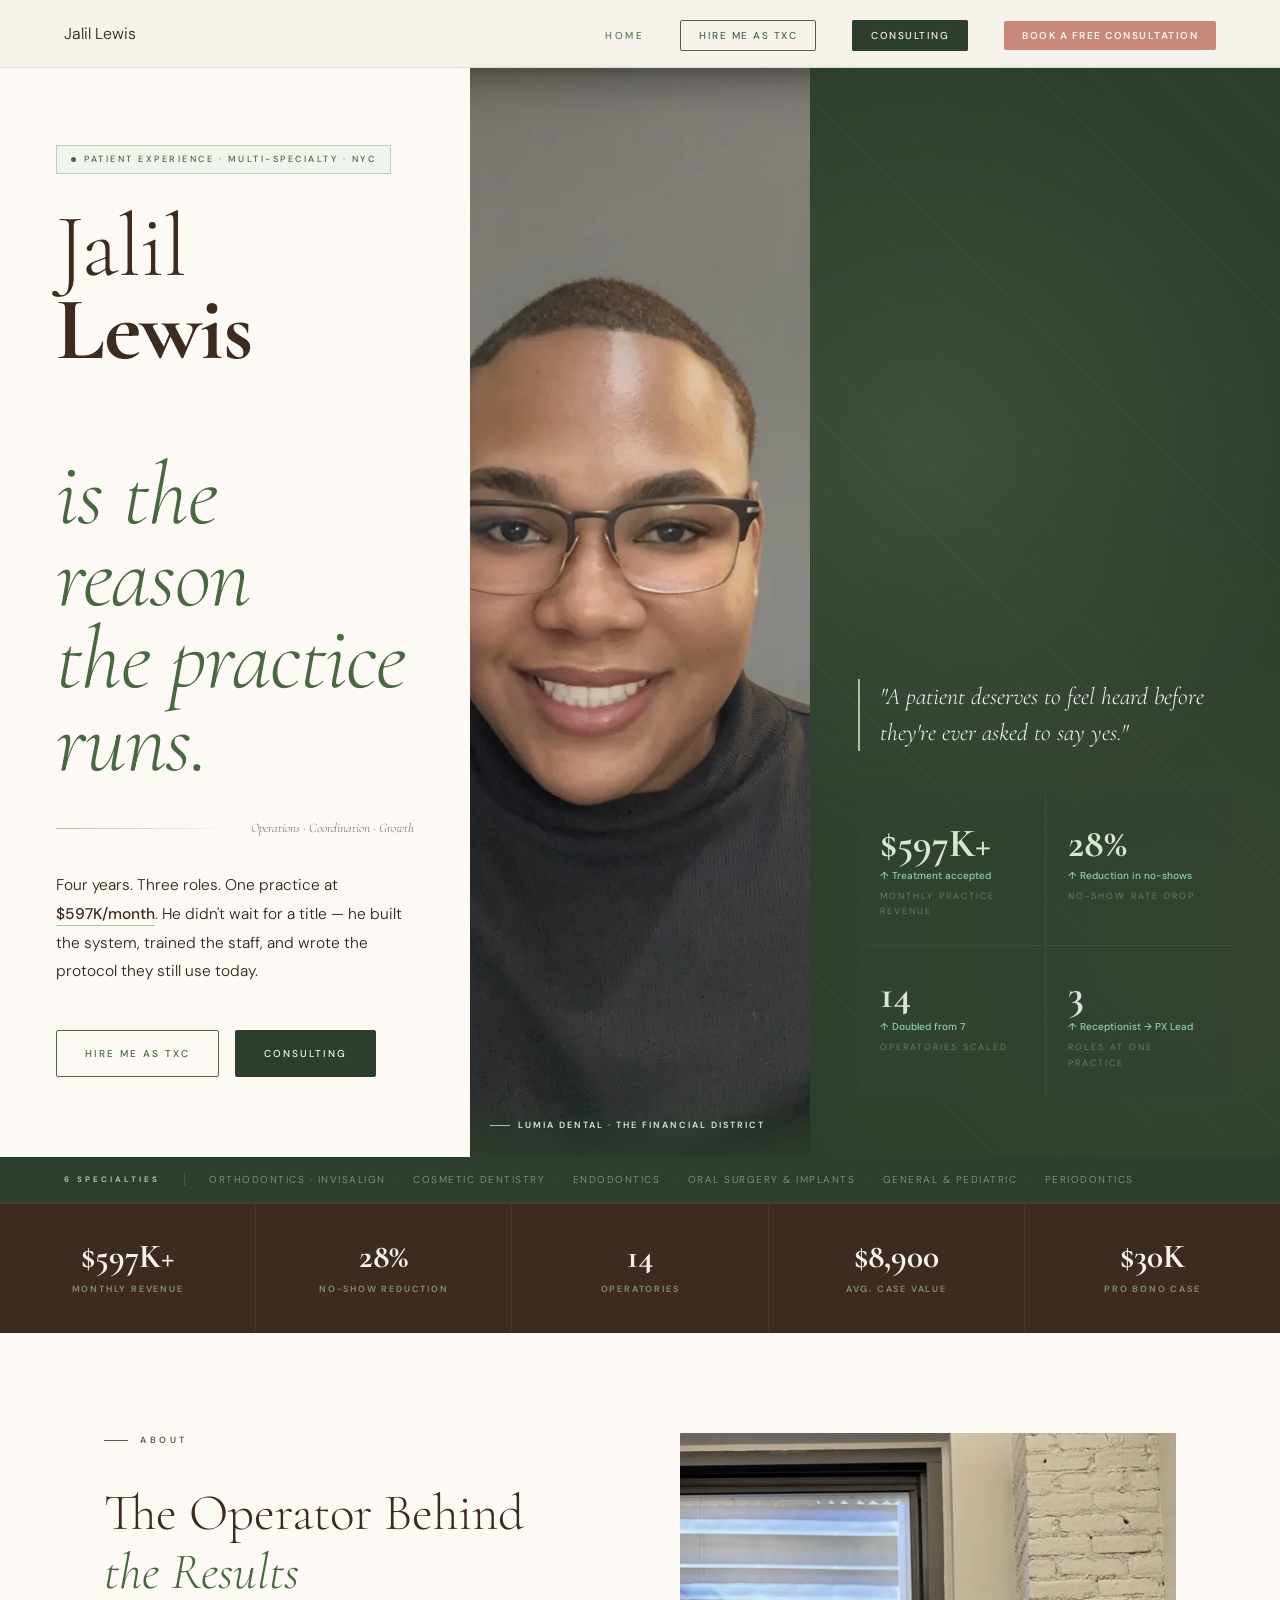
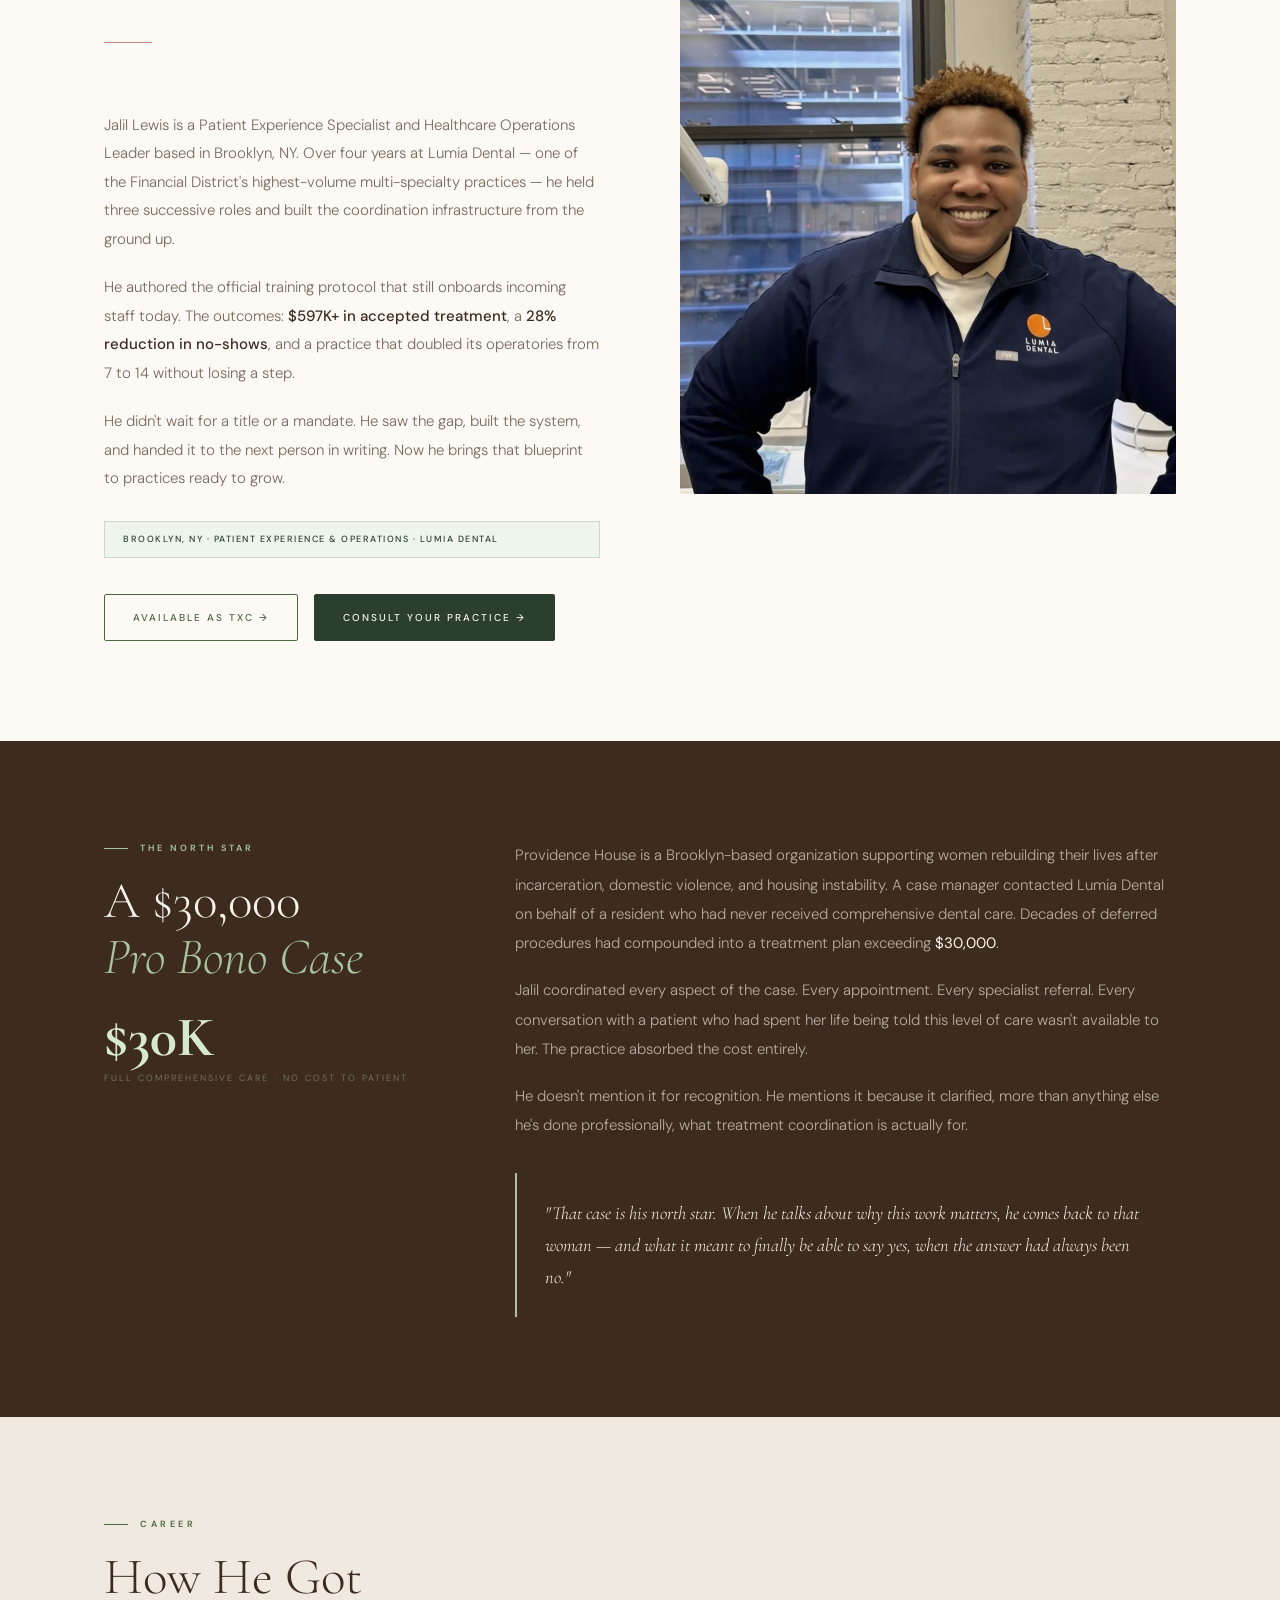
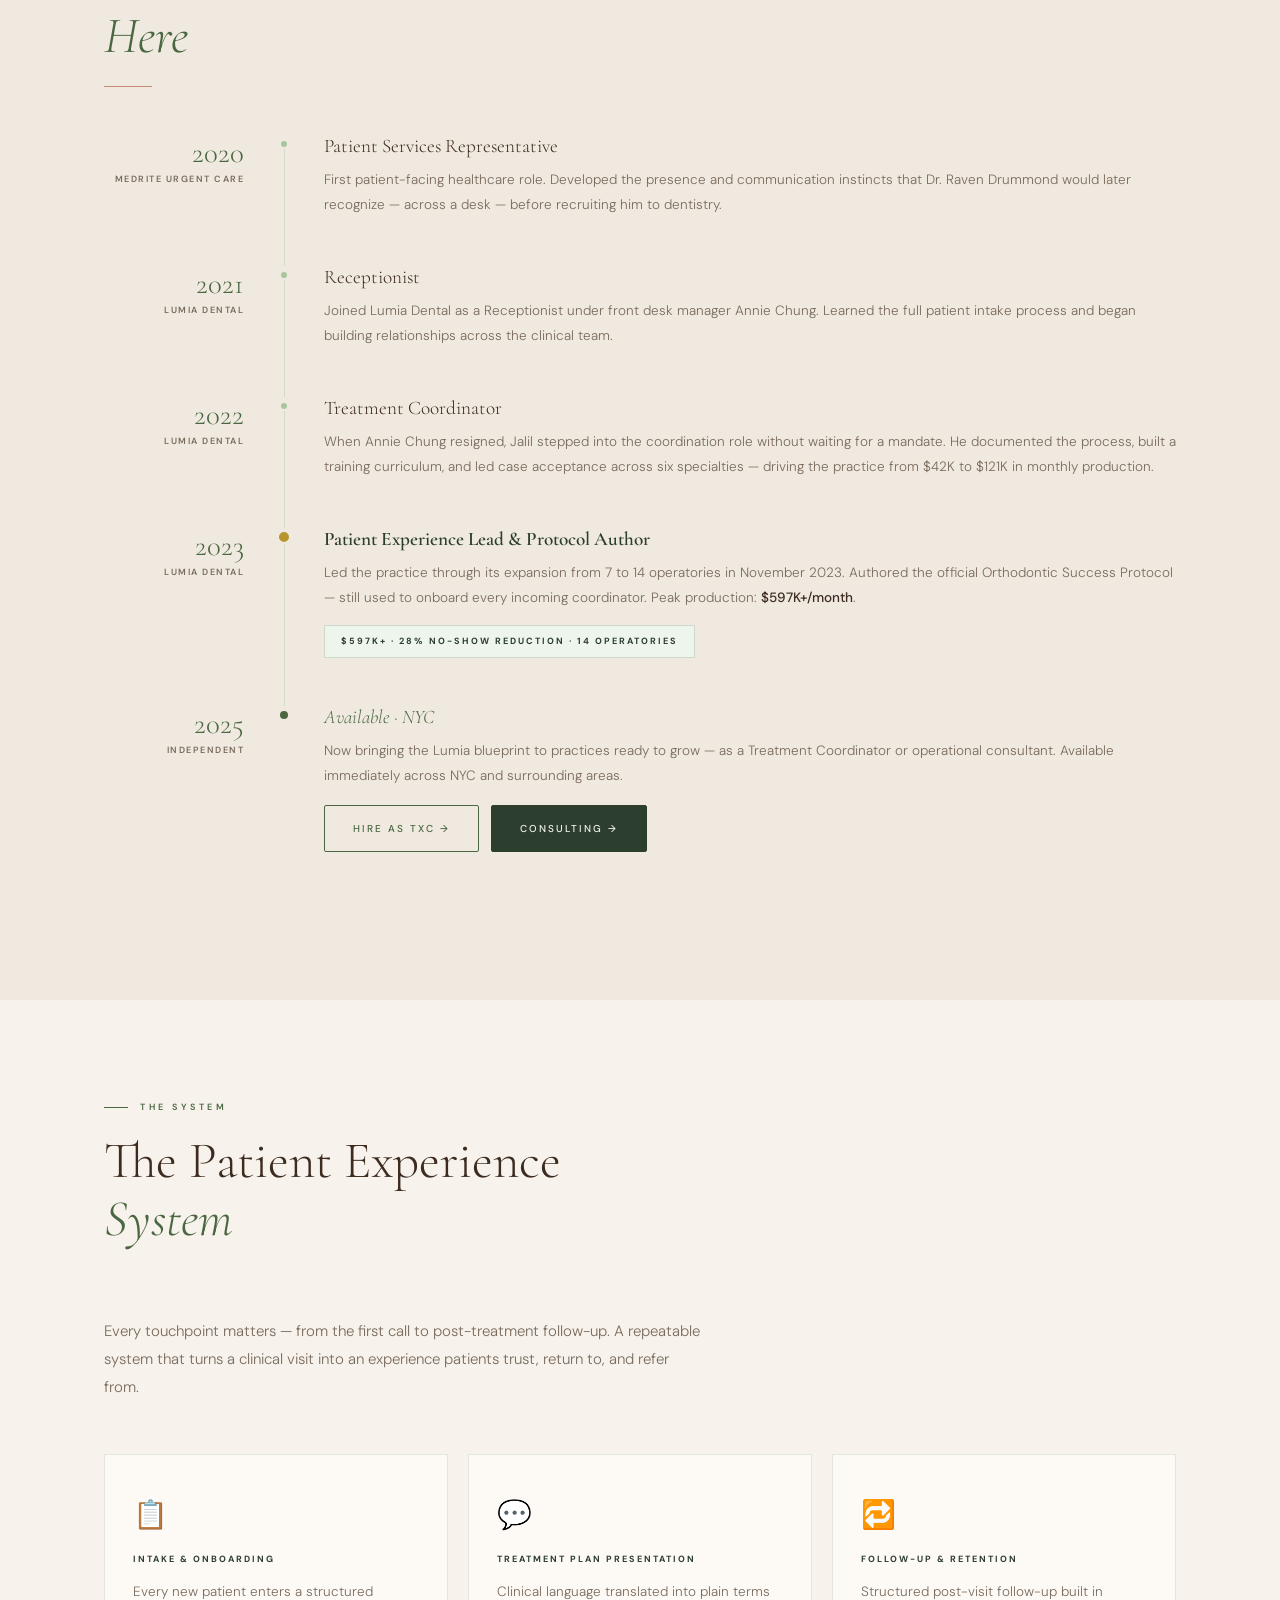
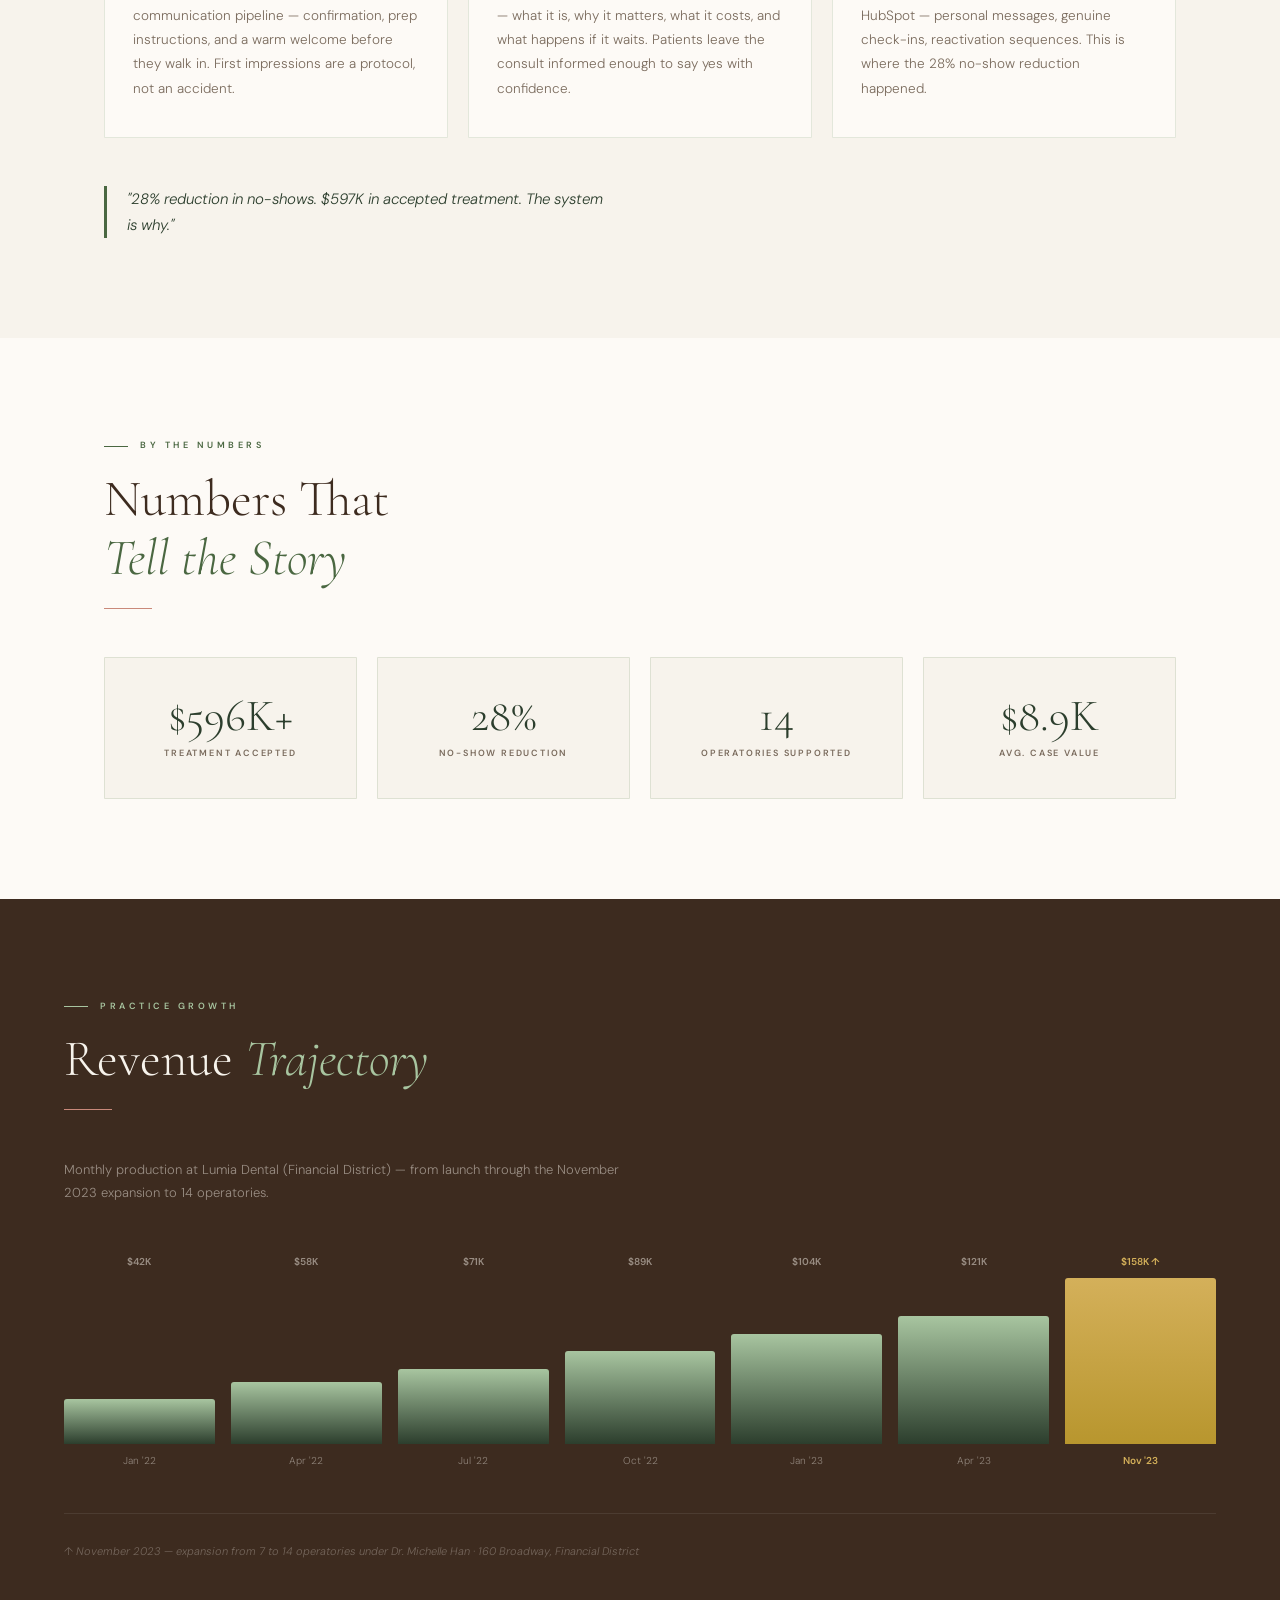
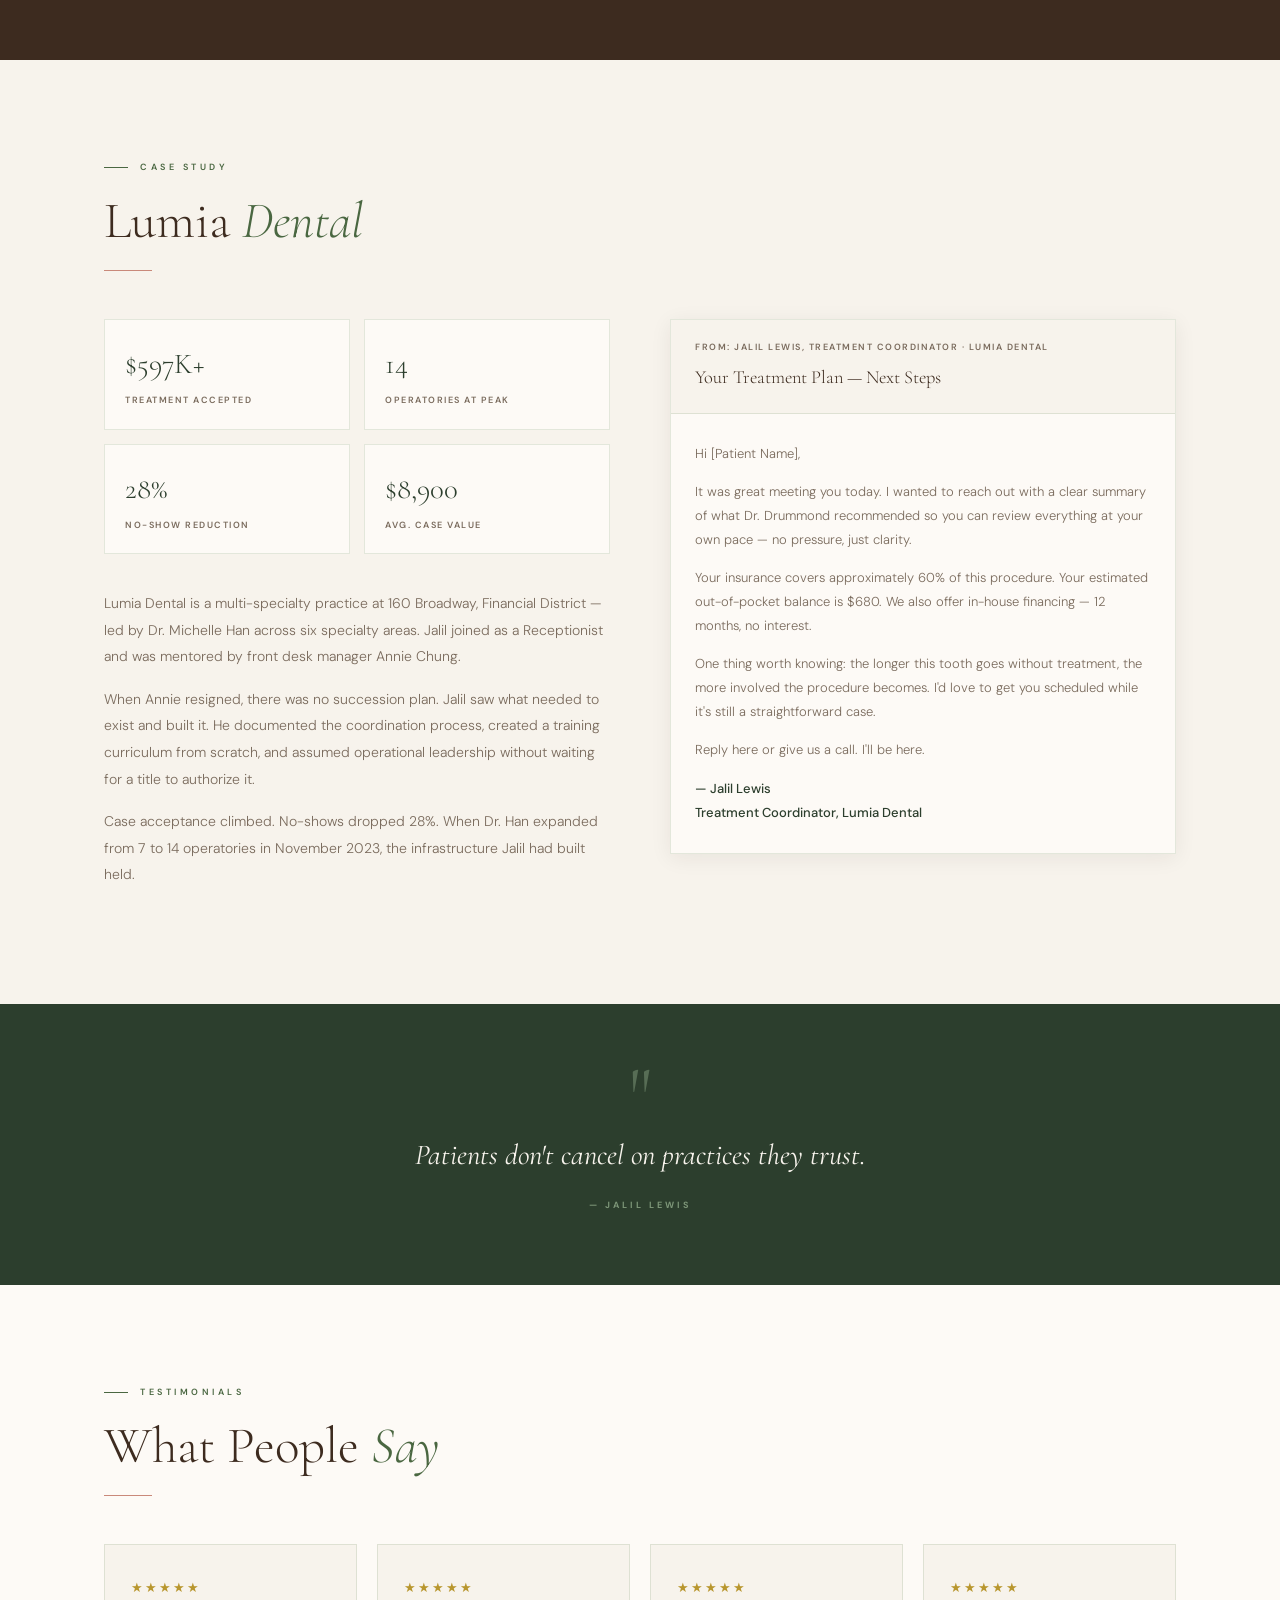
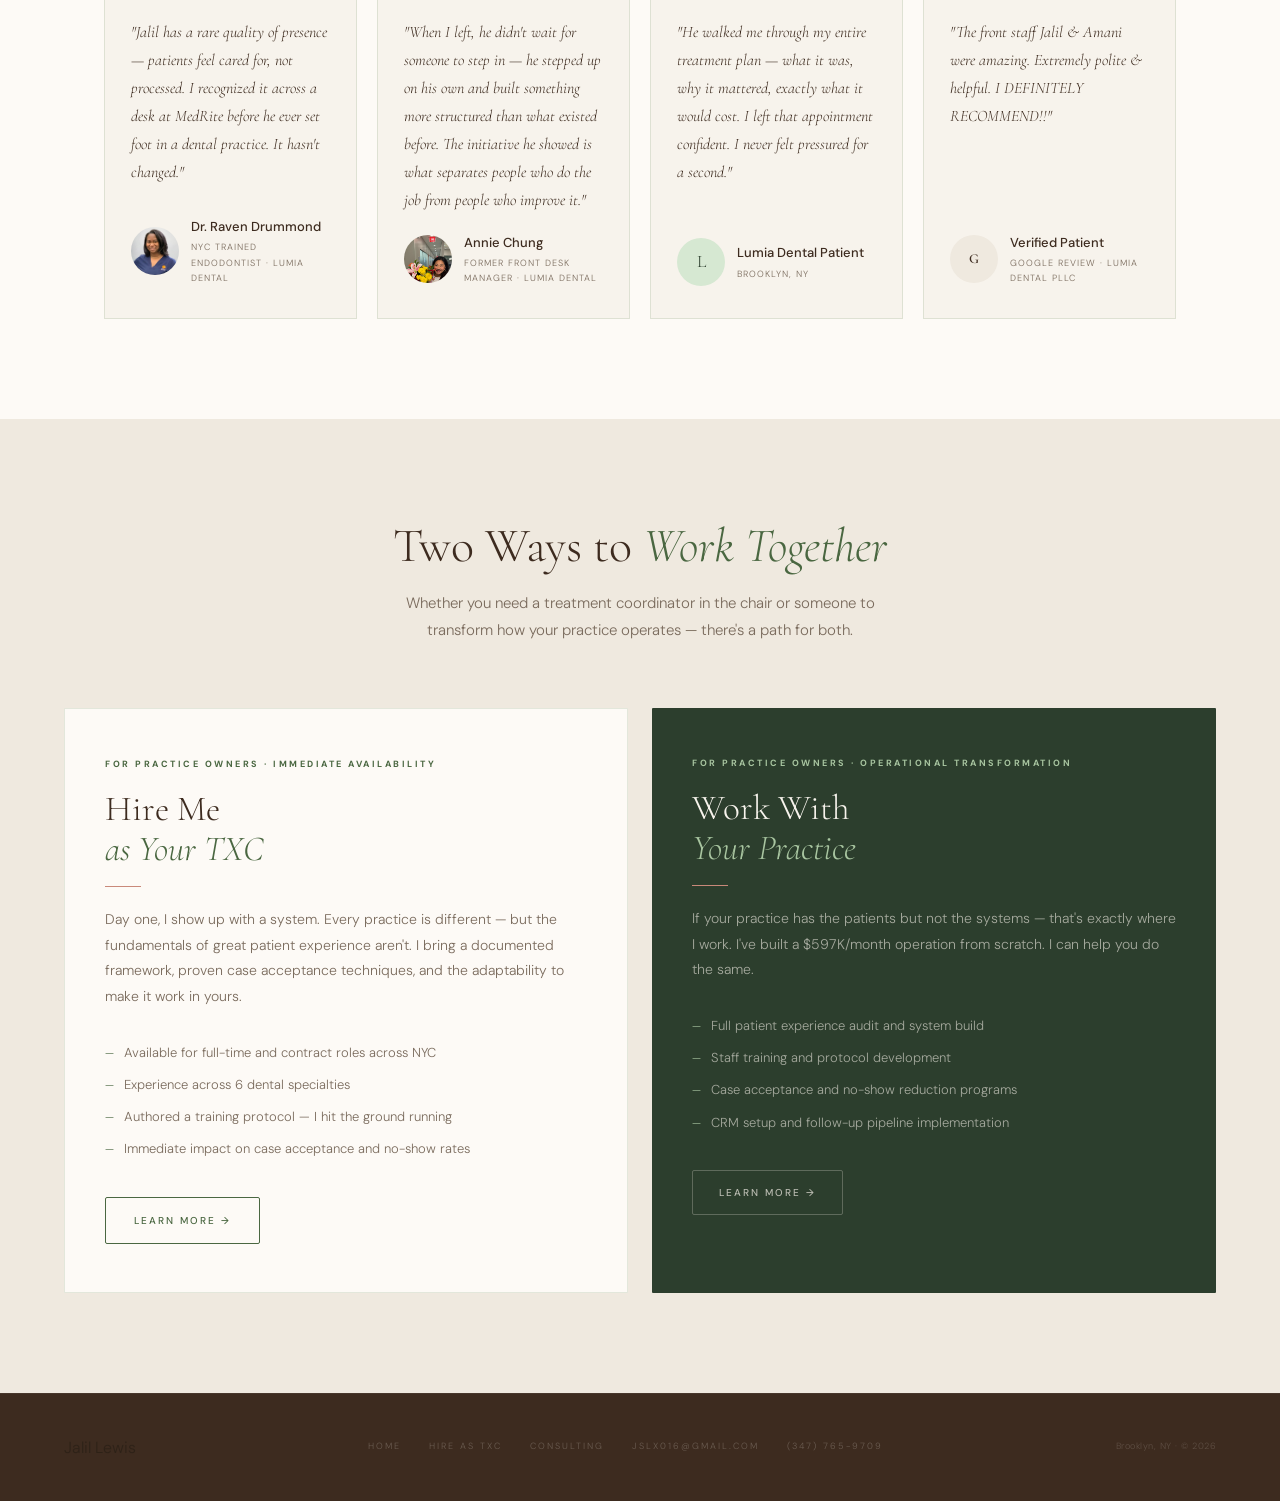
<file: index (1).html>
<!DOCTYPE html>
<html lang="en">
<head>
  <meta charset="UTF-8" />
  <meta name="viewport" content="width=device-width, initial-scale=1.0" />
  <title>Jalil Lewis — Patient Experience & Healthcare Operations</title>
  <meta name="description" content="Jalil Lewis. Patient Experience Specialist and Treatment Coordinator at Lumia Dental, Financial District. $597K/month. 28% no-show reduction. Brooklyn, NY." />
  <meta property="og:title" content="Jalil Lewis — Patient Experience & Operations" />
  <meta property="og:description" content="The reason the practice runs." />
  <meta property="og:type" content="website" />
  <script type="application/ld+json">
  {
    "@context": "https://schema.org",
    "@type": "Person",
    "name": "Jalil Lewis",
    "jobTitle": "Patient Experience Specialist & Treatment Coordinator",
    "description": "Treatment coordinator and healthcare operations leader with four years at Lumia Dental, Financial District NYC. $597K/month practice revenue. 28% no-show reduction.",
    "url": "https://jalillewis.com",
    "email": "Jslx016@gmail.com",
    "telephone": "+13477659709",
    "address": {
      "@type": "PostalAddress",
      "addressLocality": "Brooklyn",
      "addressRegion": "NY",
      "addressCountry": "US"
    },
    "sameAs": [
      "https://www.linkedin.com/in/jalil-lewis"
    ],
    "worksFor": {
      "@type": "Organization",
      "name": "Lumia Dental PLLC",
      "address": {
        "@type": "PostalAddress",
        "streetAddress": "160 Broadway, Suite 1004",
        "addressLocality": "New York",
        "addressRegion": "NY",
        "addressCountry": "US"
      }
    },
    "knowsAbout": [
      "Treatment Coordination",
      "Patient Experience",
      "Case Acceptance",
      "Dental Operations",
      "Orthodontics",
      "Cosmetic Dentistry",
      "Endodontics",
      "Oral Surgery",
      "HubSpot CRM",
      "Staff Training"
    ]
  }
  </script>
  <link rel="stylesheet" href="shared.css" />
  <style>
    /* ── HERO ─────────────────────────────────────── */
    .hero {
      min-height: 100vh;
      display: grid;
      grid-template-columns: 1fr 340px 1fr;
      padding-top: 65px;
      overflow: hidden;
    }
    .hero-left {
      padding: 80px 56px;
      display: flex;
      flex-direction: column;
      justify-content: center;
      background: var(--warm-white);
    }
    .hero-center {
      position: relative;
      overflow: hidden;
      background: var(--cream2);
    }
    .hero-center-photo {
      width: 100%;
      height: 100%;
      object-fit: cover;
      object-position: center 18%;
      filter: saturate(0.85);
      display: block;
    }
    .hero-center-overlay {
      position: absolute;
      bottom: 0; left: 0; right: 0;
      padding: 24px 20px;
      background: linear-gradient(to top, rgba(44,62,45,0.85) 0%, transparent 100%);
    }
    .hero-center-badge {
      font-size: 9px; font-weight: 600; letter-spacing: 2px;
      text-transform: uppercase; color: var(--sage-pale);
      display: flex; align-items: center; gap: 8px;
    }
    .hero-center-badge::before { content: ''; width: 20px; height: 1px; background: var(--sage-light); }
    .hero-right {
      background: var(--sage-deep);
      position: relative;
      overflow: hidden;
      display: flex;
      flex-direction: column;
      justify-content: flex-end;
      padding: 60px 48px;
    }
    .hero-right::before {
      content: '';
      position: absolute; inset: 0;
      background-image:
        radial-gradient(circle at 25% 35%, rgba(168,197,160,0.14) 0%, transparent 50%),
        radial-gradient(circle at 80% 80%, rgba(201,137,122,0.08) 0%, transparent 45%);
    }
    .hero-right-pattern {
      position: absolute; inset: 0; opacity: 0.035;
      background-image: repeating-linear-gradient(45deg, var(--sage-light) 0px, var(--sage-light) 1px, transparent 1px, transparent 44px);
    }
    .hero-eyebrow {
      display: flex; align-items: center; gap: 12px;
      margin-bottom: 32px;
      opacity: 0; animation: fadeUp 0.9s ease 0.1s forwards;
    }
    .eyebrow-pill {
      display: inline-flex; align-items: center; gap: 8px;
      background: var(--sage-mist); border: 1px solid rgba(74,103,65,0.28);
      padding: 6px 14px; font-size: 9px; letter-spacing: 2.5px;
      text-transform: uppercase; color: var(--sage-mid); font-weight: 500;
    }
    .eyebrow-dot { width: 5px; height: 5px; background: var(--sage-mid); border-radius: 50%; }
    .hero-name {
      font-family: var(--font-display);
      font-size: clamp(52px, 7vw, 92px);
      font-weight: 300; line-height: 0.92; letter-spacing: -1px;
      color: var(--bark); margin-bottom: 6px;
      opacity: 0; animation: fadeUp 0.9s ease 0.25s forwards;
    }
    .hero-name strong { font-weight: 700; display: block; }
    .hero-name em { font-style: italic; color: var(--sage-mid); font-weight: 300; }
    .hero-ruled {
      display: flex; align-items: center; gap: 20px;
      margin: 28px 0 32px;
      opacity: 0; animation: fadeUp 0.9s ease 0.4s forwards;
    }
    .hero-ruled-line { flex: 1; height: 1px; background: linear-gradient(to right, var(--sage-light), transparent); }
    .hero-ruled-text {
      font-family: var(--font-display); font-size: 13px;
      font-style: italic; color: var(--muted); white-space: nowrap;
    }
    .hero-lead {
      font-size: 15.5px; line-height: 1.85; color: var(--ink);
      max-width: 460px; margin-bottom: 44px;
      opacity: 0; animation: fadeUp 0.9s ease 0.55s forwards;
    }
    .hero-lead strong {
      color: var(--bark); font-weight: 500;
      border-bottom: 1px solid var(--sage-light); padding-bottom: 1px;
    }
    .hero-actions {
      display: flex; gap: 16px; flex-wrap: wrap;
      opacity: 0; animation: fadeUp 0.9s ease 0.7s forwards;
    }
    /* Right side */
    .hero-stat-stack { position: relative; z-index: 2; }
    .hero-pullquote {
      font-family: var(--font-display); font-size: 24px; font-style: italic;
      font-weight: 300; color: var(--cream); line-height: 1.5;
      margin-bottom: 44px; padding-left: 20px;
      border-left: 2px solid var(--sage-light);
      opacity: 0; animation: fadeUp 0.9s ease 0.8s forwards;
    }
    .hero-numbers {
      display: grid; grid-template-columns: 1fr 1fr; gap: 1px;
      background: rgba(255,255,255,0.05);
      opacity: 0; animation: fadeUp 0.9s ease 1s forwards;
    }
    .h-num-cell {
      background: rgba(44,62,45,0.65); padding: 26px 22px;
      border-top: 2px solid transparent; transition: border-color 0.3s;
    }
    .h-num-cell:hover { border-top-color: var(--sage-light); }
    .h-num-val {
      font-family: var(--font-display); font-size: 40px;
      font-weight: 700; color: var(--sage-pale); line-height: 1; margin-bottom: 4px;
    }
    .h-num-up { font-size: 10px; color: #8ED1B0; font-weight: 500; margin-bottom: 5px; }
    .h-num-label { font-size: 9px; letter-spacing: 2px; text-transform: uppercase; color: rgba(214,232,210,0.4); }

    /* ── IMPACT BAND ─────────────────────────────── */
    .impact-band { background: var(--bark); }
    .impact-inner {
      display: flex; align-items: stretch;
      border-top: 1px solid rgba(255,255,255,0.06);
    }
    .impact-stat {
      flex: 1; text-align: center; padding: 36px 20px;
      border-right: 1px solid rgba(255,255,255,0.06);
    }
    .impact-stat:last-child { border-right: none; }
    .impact-num {
      font-family: var(--font-display); font-size: 2.1rem;
      font-weight: 700; color: var(--cream); line-height: 1; margin-bottom: 8px;
    }
    .impact-label {
      font-size: 9px; font-weight: 600; letter-spacing: 1.8px;
      text-transform: uppercase; color: var(--sage-light); opacity: 0.65;
    }

    /* ── ABOUT ───────────────────────────────────── */
    .about-bg { background: var(--warm-white); }
    .about-grid {
      display: grid; grid-template-columns: 1fr 1fr; gap: 80px; align-items: start;
    }
    .about-body { display: flex; flex-direction: column; gap: 20px; }
    .about-body p { font-size: 15px; color: var(--muted); line-height: 1.9; }
    .about-body strong { color: var(--bark); font-weight: 500; }
    .about-photo {
      width: 100%; aspect-ratio: 3/4; object-fit: cover;
      object-position: center 10%; filter: saturate(0.88); border-radius: 1px;
    }
    .about-tag {
      display: inline-block; margin-top: 8px; padding: 10px 18px;
      background: var(--sage-mist); border: 1px solid rgba(74,103,65,0.2);
      font-size: 9px; font-weight: 500; letter-spacing: 1.5px;
      text-transform: uppercase; color: var(--sage-deep);
    }
    .about-links { display: flex; gap: 16px; flex-wrap: wrap; margin-top: 8px; }

    /* ── PROVIDENCE HOUSE ────────────────────────── */
    .providence-bg { background: var(--bark); }
    .providence-inner { padding: var(--section-pad); max-width: var(--max-w); margin: 0 auto; }
    .providence-grid { display: grid; grid-template-columns: 1fr 2fr; gap: 80px; align-items: start; }
    .providence-label {
      font-size: 9px; font-weight: 600; letter-spacing: 3px;
      text-transform: uppercase; color: var(--sage-light); margin-bottom: 16px;
      display: flex; align-items: center; gap: 12px;
    }
    .providence-label::before { content: ''; width: 24px; height: 1px; background: var(--sage-light); }
    .providence-title {
      font-family: var(--font-display); font-size: clamp(2rem, 4vw, 3.2rem);
      font-weight: 300; color: var(--cream); line-height: 1.1; margin-bottom: 16px;
    }
    .providence-title em { font-style: italic; color: var(--sage-light); }
    .providence-stat {
      font-family: var(--font-display); font-size: 3.5rem;
      font-weight: 700; color: var(--sage-pale); line-height: 1; margin-top: 24px;
    }
    .providence-stat-label {
      font-size: 9px; letter-spacing: 2px; text-transform: uppercase;
      color: var(--sage-light); opacity: 0.55; margin-top: 6px;
    }
    .providence-body p {
      font-size: 15px; line-height: 1.95;
      color: rgba(245,240,232,0.65); margin-bottom: 18px;
    }
    .providence-body p:last-child { margin-bottom: 0; }
    .providence-body strong { color: var(--cream); font-weight: 400; }
    .north-star {
      margin-top: 32px; padding: 24px 28px;
      border-left: 2px solid var(--sage-light);
      font-family: var(--font-display); font-size: 1.15rem;
      font-style: italic; color: var(--cream); line-height: 1.75;
    }

    /* ── CAREER TIMELINE ─────────────────────────── */
    .timeline-bg { background: var(--cream2); }
    .timeline { display: flex; flex-direction: column; gap: 0; }
    .tl-item {
      display: grid;
      grid-template-columns: 140px 32px 1fr;
      gap: 0 24px;
      position: relative;
    }
    .tl-left {
      text-align: right; padding: 0 0 48px; padding-top: 4px;
    }
    .tl-year {
      font-family: var(--font-display); font-size: 1.8rem;
      font-weight: 300; color: var(--sage-mid); line-height: 1;
    }
    .tl-org {
      font-size: 9px; font-weight: 600; letter-spacing: 1.5px;
      text-transform: uppercase; color: var(--muted); margin-top: 4px;
    }
    .tl-line {
      display: flex; flex-direction: column; align-items: center;
      position: relative;
    }
    .tl-line::before {
      content: ''; position: absolute; top: 10px; bottom: 0;
      width: 1px; background: var(--divider);
    }
    .tl-item:last-child .tl-line::before { display: none; }
    .tl-dot {
      width: 10px; height: 10px; border-radius: 50%;
      background: var(--sage-light); border: 2px solid var(--cream2);
      flex-shrink: 0; margin-top: 4px; position: relative; z-index: 1;
    }
    .tl-dot-hi { background: var(--gold); width: 14px; height: 14px; margin-top: 2px; }
    .tl-dot-now { background: var(--sage-mid); width: 12px; height: 12px; margin-top: 3px; }
    .tl-right { padding-bottom: 48px; }
    .tl-role {
      font-family: var(--font-display); font-size: 1.2rem;
      color: var(--bark); margin-bottom: 10px; line-height: 1.2;
    }
    .tl-role-hi { color: var(--sage-deep); font-weight: 600; }
    .tl-role-now { color: var(--sage-mid); font-style: italic; }
    .tl-desc { font-size: 13.5px; color: var(--muted); line-height: 1.85; }
    .tl-desc strong { color: var(--bark); font-weight: 500; }
    .tl-badge {
      display: inline-block; margin-top: 14px; padding: 8px 16px;
      background: var(--sage-mist); border: 1px solid rgba(74,103,65,0.2);
      font-size: 9px; font-weight: 700; letter-spacing: 2px;
      text-transform: uppercase; color: var(--sage-deep);
    }
        /* ── SYSTEM ──────────────────────────────────── */
    .system-bg { background: var(--cream); }
    .system-cards { display: grid; grid-template-columns: repeat(3,1fr); gap: 20px; margin-bottom: 48px; }
    .system-card {
      background: var(--warm-white); border: 1px solid var(--divider);
      border-radius: 1px; padding: 36px 28px;
      transition: box-shadow 0.2s, transform 0.2s;
    }
    .system-card:hover { box-shadow: 0 8px 32px rgba(106,143,98,0.1); transform: translateY(-2px); }
    .system-icon { font-size: 1.75rem; margin-bottom: 14px; }
    .system-label {
      font-size: 9px; font-weight: 700; letter-spacing: 2px;
      text-transform: uppercase; color: var(--sage-deep); margin-bottom: 12px;
    }
    .system-card p { font-size: 13.5px; line-height: 1.8; color: var(--muted); }
    .system-stat {
      display: inline-block; font-size: 15px; font-style: italic;
      color: var(--sage-deep); border-left: 3px solid var(--sage-mid);
      padding-left: 20px; max-width: 500px; line-height: 1.75;
    }

    /* ── RESULTS ─────────────────────────────────── */
    .results-bg { background: var(--warm-white); }
    .counters-grid { display: grid; grid-template-columns: repeat(4,1fr); gap: 20px; }
    .counter-card {
      text-align: center; padding: 36px 16px;
      background: var(--cream); border: 1px solid var(--divider);
      border-radius: 1px; transition: transform 0.2s;
    }
    .counter-card:hover { transform: translateY(-2px); }
    .counter-num {
      font-family: var(--font-display); font-size: clamp(2rem,3.5vw,3rem);
      font-weight: 300; color: var(--sage-deep); line-height: 1; margin-bottom: 8px;
    }
    .counter-label {
      font-size: 9px; font-weight: 600; letter-spacing: 1.8px;
      text-transform: uppercase; color: var(--muted);
    }

    /* chart */
    .chart-bg { background: var(--bark); padding: var(--section-pad); }
    .chart-sub { font-size: 13px; color: rgba(245,240,232,0.5); max-width: 560px; margin-bottom: 48px; line-height: 1.8; }
    .vchart-wrap { position: relative; padding-bottom: 12px; }
    .vchart-bars { display: flex; align-items: flex-end; gap: 16px; height: 260px; padding-bottom: 44px; }
    .vchart-col { display: flex; flex-direction: column; align-items: center; justify-content: flex-end; flex: 1; gap: 8px; height: 100%; }
    .vchart-val { font-size: 10px; font-weight: 600; color: rgba(245,240,232,0.5); white-space: nowrap; }
    .vchart-val.hi { color: var(--gold-light); }
    .vchart-bar-track { width: 100%; flex: 1; display: flex; align-items: flex-end; }
    .vchart-bar-fill { width: 100%; height: 0; border-radius: 3px 3px 0 0; background: linear-gradient(180deg, var(--sage-light), var(--sage-deep)); transition: height 0.9s cubic-bezier(0.22,1,0.36,1); }
    .vchart-bar-fill.hi { background: linear-gradient(180deg, var(--gold-light), var(--gold)); }
    .vchart-label { font-size: 10px; color: rgba(245,240,232,0.45); white-space: nowrap; }
    .vchart-label.hi { color: var(--gold-light); font-weight: 600; }
    .vchart-baseline { height: 1px; background: rgba(255,255,255,0.08); }
    .chart-note { font-size: 11px; color: rgba(245,240,232,0.3); margin-top: 16px; font-style: italic; }

    /* case study */
    .case-bg { background: var(--cream); }
    .case-grid { display: grid; grid-template-columns: 1fr 1fr; gap: 60px; align-items: start; }
    .case-stats-grid { display: grid; grid-template-columns: 1fr 1fr; gap: 14px; margin-bottom: 36px; }
    .case-stat { padding: 20px; background: var(--warm-white); border: 1px solid var(--divider); }
    .case-stat-num { font-family: var(--font-display); font-size: 1.8rem; font-weight: 300; color: var(--sage-deep); margin-bottom: 4px; }
    .case-stat-label { font-size: 9px; font-weight: 600; letter-spacing: 1.5px; text-transform: uppercase; color: var(--muted); }
    .case-body p { font-size: 14px; color: var(--muted); line-height: 1.9; margin-bottom: 16px; }
    .email-mockup { background: var(--warm-white); border: 1px solid var(--divider); overflow: hidden; box-shadow: 0 4px 20px rgba(44,34,24,0.07); }
    .email-header { background: var(--cream); padding: 20px 24px; border-bottom: 1px solid var(--divider); }
    .email-from { font-size: 9px; font-weight: 600; letter-spacing: 1.5px; text-transform: uppercase; color: var(--muted); margin-bottom: 6px; }
    .email-subject { font-family: var(--font-display); font-size: 1.15rem; color: var(--bark); }
    .email-body { padding: 28px 24px; }
    .email-body p { font-size: 13px; color: var(--muted); line-height: 1.85; margin-bottom: 14px; }
    .email-body p:last-child { margin-bottom: 0; }
    .email-sig { font-weight: 500; color: var(--sage-deep) !important; }

    /* ── TESTIMONIALS ────────────────────────────── */
    .reviews-bg { background: var(--warm-white); }
    .reviews-grid { display: grid; grid-template-columns: repeat(4,1fr); gap: 20px; }
    .review-card {
      padding: 32px 26px; background: var(--cream);
      border: 1px solid var(--divider);
      display: flex; flex-direction: column; gap: 18px;
      transition: transform 0.24s cubic-bezier(0.22,1,0.36,1), box-shadow 0.24s ease;
    }
    .review-card:hover { transform: translateY(-4px); box-shadow: 0 12px 36px rgba(44,34,24,0.09); }
    .review-stars { color: var(--gold); font-size: 13px; letter-spacing: 2px; }
    .review-text { font-family: var(--font-display); font-size: 1rem; font-style: italic; color: var(--bark); line-height: 1.75; flex: 1; }
    .review-author { display: flex; align-items: center; gap: 12px; }
    .review-photo { width: 48px; height: 48px; border-radius: 50%; object-fit: cover; object-position: center top; flex-shrink: 0; }
    .review-photo-annie { object-position: 70% top; }
    .review-avatar { width: 48px; height: 48px; border-radius: 50%; background: var(--sage-pale); flex-shrink: 0; display: flex; align-items: center; justify-content: center; font-family: var(--font-display); font-size: 1.1rem; color: var(--sage-deep); }
    .review-name { font-size: 13px; font-weight: 500; color: var(--bark); margin-bottom: 2px; }
    .review-role { font-size: 9px; letter-spacing: 1px; text-transform: uppercase; color: var(--muted); }

    /* ── DUAL CTA ─────────────────────────────────── */
    .dual-cta { background: var(--cream2); padding: var(--section-pad); }
    .dual-cta-inner { max-width: var(--max-w); margin: 0 auto; }
    .dual-cta-heading {
      font-family: var(--font-display); font-size: clamp(2rem, 4vw, 3rem);
      font-weight: 300; color: var(--bark); margin-bottom: 16px; text-align: center;
    }
    .dual-cta-heading em { font-style: italic; color: var(--sage-mid); }
    .dual-cta-sub { font-size: 15px; color: var(--muted); text-align: center; margin-bottom: 64px; max-width: 480px; margin-left: auto; margin-right: auto; line-height: 1.8; }
    .cta-cards { display: grid; grid-template-columns: 1fr 1fr; gap: 24px; }
    .cta-card {
      padding: 48px 40px; border-radius: 1px;
    }
    .cta-card-txc { background: var(--warm-white); border: 1px solid var(--divider); }
    .cta-card-consult { background: var(--sage-deep); }
    .cta-tag {
      font-size: 9px; font-weight: 700; letter-spacing: 2.5px;
      text-transform: uppercase; margin-bottom: 16px;
    }
    .cta-card-txc .cta-tag { color: var(--sage-mid); }
    .cta-card-consult .cta-tag { color: var(--sage-light); }
    .cta-card-title {
      font-family: var(--font-display); font-size: clamp(1.6rem, 3vw, 2.2rem);
      font-weight: 300; margin-bottom: 16px; line-height: 1.15;
    }
    .cta-card-txc .cta-card-title { color: var(--bark); }
    .cta-card-consult .cta-card-title { color: var(--cream); }
    .cta-card-txc .cta-card-title em { font-style: italic; color: var(--sage-mid); }
    .cta-card-consult .cta-card-title em { font-style: italic; color: var(--sage-light); }
    .cta-rule { width: 36px; height: 1px; background: var(--blush); margin-bottom: 20px; }
    .cta-card-body { font-size: 14px; line-height: 1.85; margin-bottom: 32px; }
    .cta-card-txc .cta-card-body { color: var(--muted); }
    .cta-card-consult .cta-card-body { color: rgba(245,240,232,0.6); }
    .cta-bullets { list-style: none; margin-bottom: 36px; display: flex; flex-direction: column; gap: 10px; }
    .cta-bullets li { font-size: 13px; display: flex; align-items: baseline; gap: 10px; }
    .cta-card-txc .cta-bullets li { color: var(--muted); }
    .cta-card-consult .cta-bullets li { color: rgba(245,240,232,0.6); }
    .cta-bullets li::before { content: '—'; color: var(--sage-mid); flex-shrink: 0; font-size: 11px; }
    .cta-card-consult .cta-bullets li::before { color: var(--sage-light); }

    .hero-tablet-photo-wrap { display: none; }
    .hero-tablet-photo {
      width: 100%; aspect-ratio: 4/3; object-fit: cover;
      object-position: center 18%; filter: saturate(0.85);
      margin-bottom: 32px;
    }
    .hero-social-proof {
      display: flex; align-items: baseline; gap: 8px; flex-wrap: wrap;
      margin-top: 28px; padding-top: 24px;
      border-top: 1px solid var(--divider);
      opacity: 0; animation: fadeUp 0.9s ease 0.85s forwards;
    }
    .hero-social-mark {
      font-family: var(--font-display); font-size: 1.6rem;
      color: var(--sage-mid); line-height: 1; opacity: 0.5; flex-shrink: 0;
    }
    .hero-social-text {
      font-family: var(--font-display); font-size: 13px; font-style: italic;
      color: var(--muted); line-height: 1.5;
    }
    .hero-social-attr {
      font-size: 9px; font-weight: 600; letter-spacing: 1.5px;
      text-transform: uppercase; color: var(--sage-mid); white-space: nowrap;
    }

    /* ── SPECIALTIES STRIP ───────────────────────── */
    .spec-strip {
      background: var(--sage-deep);
      border-bottom: 1px solid rgba(255,255,255,0.06);
      padding: 14px 64px;
    }
    .spec-strip-inner {
      max-width: var(--max-w); margin: 0 auto;
      display: flex; align-items: center; gap: 24px; flex-wrap: wrap;
    }
    .spec-strip-label {
      font-size: 8px; font-weight: 700; letter-spacing: 3px;
      text-transform: uppercase; color: var(--sage-light);
      white-space: nowrap; flex-shrink: 0;
      padding-right: 24px; border-right: 1px solid rgba(255,255,255,0.12);
    }
    .spec-strip-items {
      display: flex; align-items: center; gap: 12px; flex-wrap: wrap;
    }
    .spec-strip-items span {
      font-size: 10px; letter-spacing: 1.5px; text-transform: uppercase;
      color: rgba(214,232,210,0.55); white-space: nowrap;
    }
    .spec-dot { color: rgba(168,197,160,0.25) !important; }

        /* mobile hero photo — hidden on desktop */
    .hero-mobile-photo {
      display: none;
      width: 100%; height: 56vw; max-height: 320px;
      object-fit: cover; object-position: center 18%;
      filter: saturate(0.85);
    }

    /* responsive */
    @media (min-width: 768px) and (max-width: 1100px) {
      .hero-tablet-photo-wrap { display: block; }
    }
    @media (max-width: 1100px) {
      .hero { grid-template-columns: 1fr 1fr; min-height: unset; }
      .hero-center { display: none; }
    }
    @media (max-width: 1024px) {
      .hero-left { padding: 100px 40px 60px; }
      .hero-right { min-height: 50vh; padding: 48px 40px; }
      .about-grid { grid-template-columns: 1fr; gap: 40px; }
      .system-cards { grid-template-columns: 1fr; }
      .counters-grid { grid-template-columns: 1fr 1fr; }
      .case-grid { grid-template-columns: 1fr; gap: 48px; }
      .reviews-grid { grid-template-columns: 1fr 1fr; }
      .cta-cards { grid-template-columns: 1fr; }
      .providence-grid { grid-template-columns: 1fr; gap: 40px; }
      .impact-inner { flex-wrap: wrap; }
      .impact-stat { min-width: 50%; border-right: none; border-bottom: 1px solid rgba(255,255,255,0.06); }
    }
    @media (max-width: 640px) {
      /* hero: single column, show photo between text + stats */
      .hero { grid-template-columns: 1fr; min-height: unset; padding-top: var(--nav-h); }
      .hero-left { padding: 40px 20px 36px; order: 1; }
      .hero-mobile-photo { display: block; order: 2; }
      .hero-right { padding: 36px 20px 48px; min-height: unset; order: 3; }
      .hero-numbers { grid-template-columns: 1fr 1fr; }
      .hero-pullquote { font-size: 17px; margin-bottom: 24px; padding-left: 14px; }
      .h-num-val { font-size: 28px; }
      .h-num-up { font-size: 9px; }
      /* impact band */
      .impact-stat { min-width: 50%; }
      /* about */
      .about-grid { gap: 24px; }
      .about-photo { aspect-ratio: 4/3; }
      /* providence */
      .providence-grid { gap: 28px; }
      .providence-stat { font-size: 2.2rem; }
      /* timeline */
      .tl-item { grid-template-columns: 60px 24px 1fr; gap: 0 14px; }
      .tl-year { font-size: 1.2rem; }
      .tl-org { display: none; }
      .tl-left { padding-bottom: 36px; }
      .tl-right { padding-bottom: 36px; }
            /* system */
      .system-cards { gap: 12px; }
      .system-card { padding: 28px 20px; }
      /* results */
      .counters-grid { gap: 10px; grid-template-columns: 1fr 1fr; }
      .counter-card { padding: 22px 10px; }
      /* chart */
      .chart-bg { padding: 48px 20px; }
      .chart-sub { margin-bottom: 28px; }
      .vchart-bars { gap: 4px; height: 150px; }
      .vchart-val, .vchart-label { font-size: 7px; }
      /* case study */
      .case-stats-grid { grid-template-columns: 1fr 1fr; }
      /* reviews */
      .reviews-grid { gap: 12px; grid-template-columns: 1fr; }
      .review-card { padding: 22px 16px; }
      .spec-strip { padding: 12px 20px; }
      .spec-strip-label { display: none; }
      .spec-strip-items { gap: 8px; }
      .spec-strip-items span { font-size: 9px; }
      /* dual cta */
      .dual-cta-sub { margin-bottom: 36px; }
      .cta-card { padding: 32px 20px; }
    }
  </style>
</head>
<body>
<div class="scroll-progress" id="scrollProgress"></div>

<nav>
  <a href="index.html" class="nav-logo">Jalil Lewis</a>
  <ul class="nav-links">
    <li><a href="index.html" class="active">Home</a></li>
    <li><a href="hire.html" class="nav-pill nav-pill-txc">Hire Me as TXC</a></li>
    <li><a href="consult.html" class="nav-pill nav-pill-consult">Consulting</a></li>
    <li><a href="https://calendly.com/meetjalil" target="_blank" class="nav-book">Book a Free Consultation</a></li>
  </ul>
  <button class="hamburger" id="hamburger" aria-label="Open menu">
    <span></span><span></span><span></span>
  </button>
</nav>
<div class="mobile-nav" id="mobileNav">
  <a href="index.html">Home</a>
  <a href="hire.html">Hire Me as TXC</a>
  <a href="consult.html">Consulting</a>  <a href="https://calendly.com/meetjalil" target="_blank" class="mobile-nav-book">📅 Book a Free Consultation</a>
</div>

<!-- HERO -->
<section class="hero">
  <div class="hero-left">
    <div class="hero-eyebrow">
      <div class="eyebrow-pill"><span class="eyebrow-dot"></span>Patient Experience · Multi-Specialty · NYC</div>
    </div>
    <div class="hero-tablet-photo-wrap">
      <img src="IMG_3776.jpeg" alt="Jalil Lewis" class="hero-tablet-photo" />
    </div>
    <h1 class="hero-name">
      Jalil<br>
      <strong>Lewis</strong><br>
      <em>is the reason<br>the practice runs.</em>
    </h1>
    <div class="hero-ruled">
      <div class="hero-ruled-line"></div>
      <span class="hero-ruled-text">Operations · Coordination · Growth</span>
    </div>
    <p class="hero-lead">
      Four years. Three roles. One practice at <strong>$597K/month</strong>. He didn't wait for a title — he built the system, trained the staff, and wrote the protocol they still use today.
    </p>
    <div class="hero-actions">
      <a href="hire.html" class="btn btn-txc">Hire Me as TXC</a>
      <a href="consult.html" class="btn btn-primary">Consulting</a>
    </div>
  </div>

  <!-- CENTER PHOTO COLUMN (desktop) -->
  <div class="hero-center">
    <img src="IMG_3776.jpeg" alt="Jalil Lewis" class="hero-center-photo" />
    <div class="hero-center-overlay">
      <div class="hero-center-badge">Lumia Dental · the Financial District</div>
    </div>
  </div>

  <!-- MOBILE PHOTO (shown between text + stats on mobile) -->
  <img src="IMG_3776.jpeg" alt="Jalil Lewis" class="hero-mobile-photo" />

  <div class="hero-right">
    <div class="hero-right-pattern"></div>
    <div class="hero-stat-stack">
      <p class="hero-pullquote">"A patient deserves to feel heard before they're ever asked to say yes."</p>
      <div class="hero-numbers">
        <div class="h-num-cell">
          <div class="h-num-val">$597K+</div>
          <div class="h-num-up">↑ Treatment accepted</div>
          <div class="h-num-label">Monthly Practice Revenue</div>
        </div>
        <div class="h-num-cell">
          <div class="h-num-val">28%</div>
          <div class="h-num-up">↑ Reduction in no-shows</div>
          <div class="h-num-label">No-Show Rate Drop</div>
        </div>
        <div class="h-num-cell">
          <div class="h-num-val">14</div>
          <div class="h-num-up">↑ Doubled from 7</div>
          <div class="h-num-label">Operatories Scaled</div>
        </div>
        <div class="h-num-cell">
          <div class="h-num-val">3</div>
          <div class="h-num-up">↑ Receptionist → PX Lead</div>
          <div class="h-num-label">Roles at One Practice</div>
        </div>
      </div>
    </div>
  </div>
</section>

<!-- SPECIALTIES STRIP -->
<div class="spec-strip">
  <div class="spec-strip-inner">
    <div class="spec-strip-label">6 Specialties</div>
    <div class="spec-strip-items">
      <span>Orthodontics · Invisalign</span>
      <span class="spec-dot">·</span>
      <span>Cosmetic Dentistry</span>
      <span class="spec-dot">·</span>
      <span>Endodontics</span>
      <span class="spec-dot">·</span>
      <span>Oral Surgery &amp; Implants</span>
      <span class="spec-dot">·</span>
      <span>General &amp; Pediatric</span>
      <span class="spec-dot">·</span>
      <span>Periodontics</span>
    </div>
  </div>
</div>

<!-- IMPACT BAND -->
<div class="impact-band">
  <div class="impact-inner">
    <div class="impact-stat"><div class="impact-num">$597K+</div><div class="impact-label">Monthly Revenue</div></div>
    <div class="impact-stat"><div class="impact-num">28%</div><div class="impact-label">No-Show Reduction</div></div>
    <div class="impact-stat"><div class="impact-num">14</div><div class="impact-label">Operatories</div></div>
    <div class="impact-stat"><div class="impact-num">$8,900</div><div class="impact-label">Avg. Case Value</div></div>
    <div class="impact-stat"><div class="impact-num">$30K</div><div class="impact-label">Pro Bono Case</div></div>
  </div>
</div>

<!-- ABOUT -->
<section class="about-bg">
  <div class="section-wrap">
    <div class="about-grid">
      <div class="about-body">
        <div class="eyebrow">About</div>
        <h2 class="section-title">The Operator Behind<br><em>the Results</em></h2>
        <div class="section-rule"></div>
        <p>Jalil Lewis is a Patient Experience Specialist and Healthcare Operations Leader based in Brooklyn, NY. Over four years at Lumia Dental — one of the Financial District's highest-volume multi-specialty practices — he held three successive roles and built the coordination infrastructure from the ground up.</p>
        <p>He authored the official training protocol that still onboards incoming staff today. The outcomes: <strong>$597K+ in accepted treatment</strong>, a <strong>28% reduction in no-shows</strong>, and a practice that doubled its operatories from 7 to 14 without losing a step.</p>
        <p>He didn't wait for a title or a mandate. He saw the gap, built the system, and handed it to the next person in writing. Now he brings that blueprint to practices ready to grow.</p>
        <div class="about-tag">Brooklyn, NY · Patient Experience & Operations · Lumia Dental</div>
        <div class="about-links">
          <a href="hire.html" class="btn btn-txc" style="margin-top:8px;">Available as TXC →</a>
          <a href="consult.html" class="btn btn-primary" style="margin-top:8px;">Consult Your Practice →</a>
        </div>
      </div>
      <div>
        <img src="IMG_3779.jpeg" alt="Jalil Lewis at Lumia Dental" class="about-photo" />
      </div>
    </div>
  </div>
</section>

<!-- PROVIDENCE HOUSE -->
<section class="providence-bg">
  <div class="providence-inner">
    <div class="providence-grid reveal">
      <div>
        <div class="providence-label">The North Star</div>
        <h2 class="providence-title">A $30,000<br><em>Pro Bono Case</em></h2>
        <div class="providence-stat">$30K</div>
        <div class="providence-stat-label">Full Comprehensive Care · No Cost to Patient</div>
      </div>
      <div class="providence-body">
        <p>Providence House is a Brooklyn-based organization supporting women rebuilding their lives after incarceration, domestic violence, and housing instability. A case manager contacted Lumia Dental on behalf of a resident who had never received comprehensive dental care. Decades of deferred procedures had compounded into a treatment plan exceeding <strong>$30,000</strong>.</p>
        <p>Jalil coordinated every aspect of the case. Every appointment. Every specialist referral. Every conversation with a patient who had spent her life being told this level of care wasn't available to her. The practice absorbed the cost entirely.</p>
        <p>He doesn't mention it for recognition. He mentions it because it clarified, more than anything else he's done professionally, what treatment coordination is actually for.</p>
        <div class="north-star">"That case is his north star. When he talks about why this work matters, he comes back to that woman — and what it meant to finally be able to say yes, when the answer had always been no."</div>
      </div>
    </div>
  </div>
</section>

<!-- CAREER TIMELINE -->
<section class="timeline-bg">
  <div class="section-wrap">
    <div class="eyebrow">Career</div>
    <h2 class="section-title">How He Got<br><em>Here</em></h2>
    <div class="section-rule"></div>
    <div class="timeline">
      <div class="tl-item reveal">
        <div class="tl-left">
          <div class="tl-year">2020</div>
          <div class="tl-org">MedRite Urgent Care</div>
        </div>
        <div class="tl-line"><div class="tl-dot"></div></div>
        <div class="tl-right">
          <div class="tl-role">Patient Services Representative</div>
          <p class="tl-desc">First patient-facing healthcare role. Developed the presence and communication instincts that Dr. Raven Drummond would later recognize — across a desk — before recruiting him to dentistry.</p>
        </div>
      </div>
      <div class="tl-item reveal">
        <div class="tl-left">
          <div class="tl-year">2021</div>
          <div class="tl-org">Lumia Dental</div>
        </div>
        <div class="tl-line"><div class="tl-dot"></div></div>
        <div class="tl-right">
          <div class="tl-role">Receptionist</div>
          <p class="tl-desc">Joined Lumia Dental as a Receptionist under front desk manager Annie Chung. Learned the full patient intake process and began building relationships across the clinical team.</p>
        </div>
      </div>
      <div class="tl-item reveal">
        <div class="tl-left">
          <div class="tl-year">2022</div>
          <div class="tl-org">Lumia Dental</div>
        </div>
        <div class="tl-line"><div class="tl-dot"></div></div>
        <div class="tl-right">
          <div class="tl-role">Treatment Coordinator</div>
          <p class="tl-desc">When Annie Chung resigned, Jalil stepped into the coordination role without waiting for a mandate. He documented the process, built a training curriculum, and led case acceptance across six specialties — driving the practice from $42K to $121K in monthly production.</p>
        </div>
      </div>
      <div class="tl-item reveal">
        <div class="tl-left">
          <div class="tl-year">2023</div>
          <div class="tl-org">Lumia Dental</div>
        </div>
        <div class="tl-line"><div class="tl-dot tl-dot-hi"></div></div>
        <div class="tl-right">
          <div class="tl-role tl-role-hi">Patient Experience Lead &amp; Protocol Author</div>
          <p class="tl-desc">Led the practice through its expansion from 7 to 14 operatories in November 2023. Authored the official Orthodontic Success Protocol — still used to onboard every incoming coordinator. Peak production: <strong>$597K+/month</strong>.</p>
          <div class="tl-badge">$597K+ · 28% No-Show Reduction · 14 Operatories</div>
        </div>
      </div>
      <div class="tl-item reveal">
        <div class="tl-left">
          <div class="tl-year">2025</div>
          <div class="tl-org">Independent</div>
        </div>
        <div class="tl-line"><div class="tl-dot tl-dot-now"></div></div>
        <div class="tl-right">
          <div class="tl-role tl-role-now">Available · NYC</div>
          <p class="tl-desc">Now bringing the Lumia blueprint to practices ready to grow — as a Treatment Coordinator or operational consultant. Available immediately across NYC and surrounding areas.</p>
          <div style="margin-top:16px;display:flex;gap:12px;flex-wrap:wrap;">
            <a href="hire.html" class="btn btn-txc">Hire as TXC →</a>
            <a href="consult.html" class="btn btn-primary">Consulting →</a>
          </div>
        </div>
      </div>
    </div>
  </div>
</section>

<!-- THE SYSTEM -->
<section class="system-bg">
  <div class="section-wrap">
    <div class="eyebrow">The System</div>
    <h2 class="section-title">The Patient Experience<br><em>System</em></h2>
    <div class="section-rule"></div>
    <div class="section-sub">Every touchpoint matters — from the first call to post-treatment follow-up. A repeatable system that turns a clinical visit into an experience patients trust, return to, and refer from.</div>
    <div class="system-cards">
      <div class="system-card reveal">
        <div class="system-icon">📋</div>
        <div class="system-label">Intake & Onboarding</div>
        <p>Every new patient enters a structured communication pipeline — confirmation, prep instructions, and a warm welcome before they walk in. First impressions are a protocol, not an accident.</p>
      </div>
      <div class="system-card reveal">
        <div class="system-icon">💬</div>
        <div class="system-label">Treatment Plan Presentation</div>
        <p>Clinical language translated into plain terms — what it is, why it matters, what it costs, and what happens if it waits. Patients leave the consult informed enough to say yes with confidence.</p>
      </div>
      <div class="system-card reveal">
        <div class="system-icon">🔁</div>
        <div class="system-label">Follow-Up & Retention</div>
        <p>Structured post-visit follow-up built in HubSpot — personal messages, genuine check-ins, reactivation sequences. This is where the 28% no-show reduction happened.</p>
      </div>
    </div>
    <div class="system-stat">"28% reduction in no-shows. $597K in accepted treatment. The system is why."</div>
  </div>
</section>

<!-- RESULTS -->
<section class="results-bg">
  <div class="section-wrap">
    <div class="eyebrow">By the Numbers</div>
    <h2 class="section-title">Numbers That<br><em>Tell the Story</em></h2>
    <div class="section-rule"></div>
    <div class="counters-grid" id="countersGrid">
      <div class="counter-card reveal"><div class="counter-num">$<span data-target="597" data-suffix="K+">0</span></div><div class="counter-label">Treatment Accepted</div></div>
      <div class="counter-card reveal"><div class="counter-num"><span data-target="28">0</span>%</div><div class="counter-label">No-Show Reduction</div></div>
      <div class="counter-card reveal"><div class="counter-num"><span data-target="14">0</span></div><div class="counter-label">Operatories Supported</div></div>
      <div class="counter-card reveal"><div class="counter-num">$<span data-target="8.9" data-suffix="K" data-decimals="1">0</span></div><div class="counter-label">Avg. Case Value</div></div>
    </div>
  </div>
</section>

<!-- CHART -->
<div class="chart-bg">
  <div style="max-width:var(--max-w);margin:0 auto;">
    <div class="eyebrow eyebrow-light">Practice Growth</div>
    <h2 class="section-title section-title-light">Revenue <em>Trajectory</em></h2>
    <div class="section-rule"></div>
    <p class="chart-sub">Monthly production at Lumia Dental (Financial District) — from launch through the November 2023 expansion to 14 operatories.</p>
    <div class="vchart-wrap" id="vchartWrap">
      <div class="vchart-bars">
        <div class="vchart-col"><div class="vchart-val">$42K</div><div class="vchart-bar-track"><div class="vchart-bar-fill" data-height="27"></div></div><div class="vchart-label">Jan '22</div></div>
        <div class="vchart-col"><div class="vchart-val">$58K</div><div class="vchart-bar-track"><div class="vchart-bar-fill" data-height="37"></div></div><div class="vchart-label">Apr '22</div></div>
        <div class="vchart-col"><div class="vchart-val">$71K</div><div class="vchart-bar-track"><div class="vchart-bar-fill" data-height="45"></div></div><div class="vchart-label">Jul '22</div></div>
        <div class="vchart-col"><div class="vchart-val">$89K</div><div class="vchart-bar-track"><div class="vchart-bar-fill" data-height="56"></div></div><div class="vchart-label">Oct '22</div></div>
        <div class="vchart-col"><div class="vchart-val">$104K</div><div class="vchart-bar-track"><div class="vchart-bar-fill" data-height="66"></div></div><div class="vchart-label">Jan '23</div></div>
        <div class="vchart-col"><div class="vchart-val">$121K</div><div class="vchart-bar-track"><div class="vchart-bar-fill" data-height="77"></div></div><div class="vchart-label">Apr '23</div></div>
        <div class="vchart-col"><div class="vchart-val hi">$158K ↑</div><div class="vchart-bar-track"><div class="vchart-bar-fill hi" data-height="100"></div></div><div class="vchart-label hi">Nov '23</div></div>
      </div>
      <div class="vchart-baseline"></div>
    </div>
    <div class="chart-note">↑ November 2023 — expansion from 7 to 14 operatories under Dr. Michelle Han · 160 Broadway, Financial District</div>
  </div>
</div>

<!-- LUMIA CASE -->
<section class="case-bg">
  <div class="section-wrap">
    <div class="eyebrow">Case Study</div>
    <h2 class="section-title">Lumia <em>Dental</em></h2>
    <div class="section-rule"></div>
    <div class="case-grid">
      <div>
        <div class="case-stats-grid">
          <div class="case-stat"><div class="case-stat-num">$597K+</div><div class="case-stat-label">Treatment Accepted</div></div>
          <div class="case-stat"><div class="case-stat-num">14</div><div class="case-stat-label">Operatories at Peak</div></div>
          <div class="case-stat"><div class="case-stat-num">28%</div><div class="case-stat-label">No-Show Reduction</div></div>
          <div class="case-stat"><div class="case-stat-num">$8,900</div><div class="case-stat-label">Avg. Case Value</div></div>
        </div>
        <div class="case-body">
          <p>Lumia Dental is a multi-specialty practice at 160 Broadway, Financial District — led by Dr. Michelle Han across six specialty areas. Jalil joined as a Receptionist and was mentored by front desk manager Annie Chung.</p>
          <p>When Annie resigned, there was no succession plan. Jalil saw what needed to exist and built it. He documented the coordination process, created a training curriculum from scratch, and assumed operational leadership without waiting for a title to authorize it.</p>
          <p>Case acceptance climbed. No-shows dropped 28%. When Dr. Han expanded from 7 to 14 operatories in November 2023, the infrastructure Jalil had built held.</p>
        </div>
      </div>
      <div>
        <div class="email-mockup">
          <div class="email-header">
            <div class="email-from">From: Jalil Lewis, Treatment Coordinator · Lumia Dental</div>
            <div class="email-subject">Your Treatment Plan — Next Steps</div>
          </div>
          <div class="email-body">
            <p>Hi [Patient Name],</p>
            <p>It was great meeting you today. I wanted to reach out with a clear summary of what Dr. Drummond recommended so you can review everything at your own pace — no pressure, just clarity.</p>
            <p>Your insurance covers approximately 60% of this procedure. Your estimated out-of-pocket balance is $680. We also offer in-house financing — 12 months, no interest.</p>
            <p>One thing worth knowing: the longer this tooth goes without treatment, the more involved the procedure becomes. I'd love to get you scheduled while it's still a straightforward case.</p>
            <p>Reply here or give us a call. I'll be here.</p>
            <p class="email-sig">— Jalil Lewis<br>Treatment Coordinator, Lumia Dental</p>
          </div>
        </div>
      </div>
    </div>
  </div>
</section>

<!-- PULLQUOTE -->
<div class="pullquote-wrap dark">
  <div class="pullquote">
    <span class="pullquote-mark">"</span>
    <div class="pullquote-text">Patients don't cancel on practices they trust.</div>
    <div class="pullquote-attr">— Jalil Lewis</div>
  </div>
</div>

<!-- TESTIMONIALS -->
<section class="reviews-bg">
  <div class="section-wrap">
    <div class="eyebrow">Testimonials</div>
    <h2 class="section-title">What People <em>Say</em></h2>
    <div class="section-rule"></div>
    <div class="reviews-grid">
      <div class="review-card reveal reveal-d1">
        <div class="review-stars">★★★★★</div>
        <div class="review-text">"Jalil has a rare quality of presence — patients feel cared for, not processed. I recognized it across a desk at MedRite before he ever set foot in a dental practice. It hasn't changed."</div>
        <div class="review-author">
          <img src="IMG_3819.jpeg" alt="Dr. Raven Drummond" class="review-photo" />
          <div><div class="review-name">Dr. Raven Drummond</div><div class="review-role">NYC Trained Endodontist · Lumia Dental</div></div>
        </div>
      </div>
      <div class="review-card reveal reveal-d2">
        <div class="review-stars">★★★★★</div>
        <div class="review-text">"When I left, he didn't wait for someone to step in — he stepped up on his own and built something more structured than what existed before. The initiative he showed is what separates people who do the job from people who improve it."</div>
        <div class="review-author">
          <img src="IMG_7792.jpeg" alt="Annie Chung" class="review-photo review-photo-annie" />
          <div><div class="review-name">Annie Chung</div><div class="review-role">Former Front Desk Manager · Lumia Dental</div></div>
        </div>
      </div>
      <div class="review-card reveal reveal-d3">
        <div class="review-stars">★★★★★</div>
        <div class="review-text">"He walked me through my entire treatment plan — what it was, why it mattered, exactly what it would cost. I left that appointment confident. I never felt pressured for a second."</div>
        <div class="review-author">
          <div class="review-avatar">L</div>
          <div><div class="review-name">Lumia Dental Patient</div><div class="review-role">Brooklyn, NY</div></div>
        </div>
      </div>
      <div class="review-card reveal reveal-d4">
        <div class="review-stars">★★★★★</div>
        <div class="review-text">"The front staff Jalil &amp; Amani were amazing. Extremely polite &amp; helpful. I DEFINITELY RECOMMEND!!"</div>
        <div class="review-author">
          <div class="review-avatar" style="background:var(--cream2);color:var(--bark);font-size:0.85rem;font-weight:600;">G</div>
          <div><div class="review-name">Verified Patient</div><div class="review-role">Google Review · Lumia Dental PLLC</div></div>
        </div>
      </div>
    </div>
  </div>
</section>

<!-- DUAL CTA -->
<section class="dual-cta">
  <div class="dual-cta-inner">
    <h2 class="dual-cta-heading">Two Ways to <em>Work Together</em></h2>
    <p class="dual-cta-sub">Whether you need a treatment coordinator in the chair or someone to transform how your practice operates — there's a path for both.</p>
    <div class="cta-cards">
      <div class="cta-card cta-card-txc reveal">
        <div class="cta-tag">For Practice Owners · Immediate Availability</div>
        <h3 class="cta-card-title">Hire Me<br><em>as Your TXC</em></h3>
        <div class="cta-rule"></div>
        <p class="cta-card-body">Day one, I show up with a system. Every practice is different — but the fundamentals of great patient experience aren't. I bring a documented framework, proven case acceptance techniques, and the adaptability to make it work in yours.</p>
        <ul class="cta-bullets">
          <li>Available for full-time and contract roles across NYC</li>
          <li>Experience across 6 dental specialties</li>
          <li>Authored a training protocol — I hit the ground running</li>
          <li>Immediate impact on case acceptance and no-show rates</li>
        </ul>
        <a href="hire.html" class="btn btn-txc">Learn More →</a>
      </div>
      <div class="cta-card cta-card-consult reveal">
        <div class="cta-tag">For Practice Owners · Operational Transformation</div>
        <h3 class="cta-card-title">Work With<br><em>Your Practice</em></h3>
        <div class="cta-rule"></div>
        <p class="cta-card-body">If your practice has the patients but not the systems — that's exactly where I work. I've built a $597K/month operation from scratch. I can help you do the same.</p>
        <ul class="cta-bullets">
          <li>Full patient experience audit and system build</li>
          <li>Staff training and protocol development</li>
          <li>Case acceptance and no-show reduction programs</li>
          <li>CRM setup and follow-up pipeline implementation</li>
        </ul>
        <a href="consult.html" class="btn btn-outline-light">Learn More →</a>
      </div>
    </div>
  </div>
</section>

<footer>
  <div class="footer-logo">Jalil Lewis</div>
  <div class="footer-links">
    <a href="index.html">Home</a>
    <a href="hire.html">Hire as TXC</a>
    <a href="consult.html">Consulting</a>
    <a href="mailto:Jslx016@gmail.com">Jslx016@gmail.com</a>
    <a href="tel:+13477659709">(347) 765-9709</a>  </div>
  <div class="footer-note">Brooklyn, NY · © 2026</div>
</footer>

<!-- MOBILE STICKY CTA -->
<div class="mobile-cta-bar">
  <a href="https://calendly.com/meetjalil" target="_blank" class="mcta-book">📅 Schedule a Meeting</a>
  <a href="tel:+13477659709" class="mcta-call">Call</a>
</div>

<script>
  // Scroll progress + nav scroll class + sticky bar
  const sp = document.getElementById('scrollProgress');
  const navEl = document.querySelector('nav');
  const stickyBar = document.querySelector('.mobile-cta-bar');

  window.addEventListener('scroll', () => {
    const y = window.scrollY;
    const d = document.documentElement.scrollHeight - window.innerHeight;
    if (sp) sp.style.width = (d > 0 ? (y / d) * 100 : 0) + '%';
    if (navEl) navEl.classList.toggle('scrolled', y > 40);
    if (stickyBar) stickyBar.classList.toggle('bar-visible', y > 300);
  }, { passive: true });

  // Mobile nav
  const hb = document.getElementById('hamburger');
  const mn = document.getElementById('mobileNav');
  if (hb && mn) {
    mn.style.display = 'flex';
    hb.addEventListener('click', e => {
      e.stopPropagation();
      const isOpen = mn.classList.contains('open');
      mn.classList.toggle('open', !isOpen);
      hb.classList.toggle('open', !isOpen);
    });
    document.addEventListener('click', e => {
      if (!mn.contains(e.target) && !hb.contains(e.target)) {
        mn.classList.remove('open');
        hb.classList.remove('open');
      }
    });
    mn.querySelectorAll('a').forEach(a => a.addEventListener('click', () => {
      mn.classList.remove('open');
      hb.classList.remove('open');
    }));
  }

  // Reveal on scroll
  const revealObs = new IntersectionObserver(entries => {
    entries.forEach(e => { if (e.isIntersecting) { e.target.classList.add('visible'); revealObs.unobserve(e.target); } });
  }, { threshold: 0.1, rootMargin: '0px 0px -40px 0px' });
  document.querySelectorAll('.reveal, .reveal-left, .reveal-right, .reveal-scale, .section-rule, .page-rule').forEach(el => revealObs.observe(el));

  // Counters
  function animateCounter(el) {
    const target = parseFloat(el.dataset.target);
    const suffix = el.dataset.suffix || '';
    const decimals = el.dataset.decimals ? parseInt(el.dataset.decimals) : 0;
    const start = performance.now();
    (function tick(now) {
      const p = Math.min((now - start) / 2000, 1);
      const ease = 1 - Math.pow(1 - p, 3);
      el.textContent = (target * ease).toFixed(decimals) + suffix;
      if (p < 1) requestAnimationFrame(tick);
    })(performance.now());
  }
  const counterObs = new IntersectionObserver(entries => {
    entries.forEach(e => { if (e.isIntersecting) { e.target.querySelectorAll('[data-target]').forEach(animateCounter); counterObs.unobserve(e.target); } });
  }, { threshold: 0.3 });
  const cg = document.getElementById('countersGrid');
  if (cg) counterObs.observe(cg);

  // Chart bars
  const chartObs = new IntersectionObserver(entries => {
    entries.forEach(e => {
      if (e.isIntersecting) {
        e.target.querySelectorAll('.vchart-bar-fill').forEach((bar, i) => {
          setTimeout(() => { bar.style.height = bar.dataset.height + '%'; bar.style.transition = 'height 0.9s cubic-bezier(0.22,1,0.36,1)'; }, i * 100);
        });
        chartObs.unobserve(e.target);
      }
    });
  }, { threshold: 0.2 });
  const vw = document.getElementById('vchartWrap');
  if (vw) chartObs.observe(vw);
</script>
</body>
</html>
</file>
<file: shared.css>
/* ============================================================
   JALIL LEWIS — shared.css
   Shared variables, nav, footer, utilities across all pages
   ============================================================ */

@import url('https://fonts.googleapis.com/css2?family=Cormorant+Garamond:ital,wght@0,300;0,400;0,600;0,700;1,300;1,400;1,600&family=DM+Sans:ital,wght@0,300;0,400;0,500;1,300&display=swap');

:root {
  --sage-deep:    #2C3E2D;
  --sage-mid:     #4A6741;
  --sage-soft:    #6B8F62;
  --sage-light:   #A8C5A0;
  --sage-pale:    #D6E8D2;
  --sage-mist:    #EEF5EC;
  --bark:         #3D2B1F;
  --bark2:        #5C4033;
  --cream:        #F7F3EC;
  --cream2:       #EFE9DF;
  --cream3:       #E3D9CC;
  --warm-white:   #FDFAF6;
  --ink:          #2E2218;
  --muted:        #7A6B5D;
  --muted2:       #9E8E80;
  --blush:        #C9897A;
  --blush-light:  #d9c4a8;
  --gold:         #b8962e;
  --gold-light:   #d4b05a;
  --divider:      rgba(106,143,98,0.18);
  --font-display: 'Cormorant Garamond', serif;
  --font-body:    'DM Sans', sans-serif;
  --max-w:        1200px;
  --section-pad:  100px 64px;
  --nav-h:        65px;
}

*, *::before, *::after { box-sizing: border-box; margin: 0; padding: 0; }
html { scroll-behavior: smooth; }
body {
  background: var(--cream);
  color: var(--ink);
  font-family: var(--font-body);
  font-size: 16px;
  font-weight: 300;
  line-height: 1.7;
  -webkit-font-smoothing: antialiased;
  overflow-x: hidden;
}
h1,h2,h3,h4 { font-family: var(--font-display); font-weight: 400; line-height: 1.15; }
a { text-decoration: none; color: inherit; }
img { display: block; max-width: 100%; }

/* ── SCROLL PROGRESS ─────────────────────────────── */
.scroll-progress {
  position: fixed; top: 0; left: 0;
  height: 2px;
  background: linear-gradient(90deg, var(--sage-deep), var(--sage-light));
  z-index: 600; width: 0%;
  transition: width 0.1s linear;
}

/* ── NAV ─────────────────────────────────────────── */
nav {
  position: fixed; top: 0; left: 0; right: 0;
  z-index: 500;
  display: flex; align-items: center; justify-content: space-between;
  padding: 20px 64px;
  background: rgba(247,243,236,0.95);
  backdrop-filter: blur(14px);
  border-bottom: 1px solid var(--divider);
}
/* ── LOGO MARK ───────────────────────────────────── */
.nav-logo {
  display: inline-flex;
  align-items: center;
  gap: 11px;
  text-decoration: none;
  flex-shrink: 0;
}

/* Monogram: italic J + bold L */
.logo-mono {
  display: inline-flex;
  align-items: baseline;
  line-height: 1;
}
.logo-mono-j {
  font-family: var(--font-display);
  font-size: 30px;
  font-weight: 300;
  font-style: italic;
  color: var(--sage-deep);
  line-height: 1;
  margin-right: -3px;
  transition: color 0.35s ease;
}
.logo-mono-l {
  font-family: var(--font-display);
  font-size: 30px;
  font-weight: 600;
  font-style: normal;
  color: var(--sage-mid);
  line-height: 1;
  transition: color 0.35s ease;
}

/* Thin vertical divider */
.logo-divider {
  width: 1px;
  height: 24px;
  background: var(--sage-light);
  opacity: 0.55;
  flex-shrink: 0;
  transition: opacity 0.35s ease;
}

/* Stacked wordmark */
.logo-words {
  display: flex;
  flex-direction: column;
  gap: 0px;
  line-height: 1;
}
.logo-first {
  font-family: var(--font-display);
  font-size: 11px;
  font-weight: 600;
  font-style: normal;
  letter-spacing: 5px;
  text-transform: uppercase;
  color: var(--sage-deep);
  line-height: 1.1;
  transition: color 0.35s ease;
}
.logo-last {
  font-family: var(--font-display);
  font-size: 11px;
  font-weight: 300;
  font-style: italic;
  letter-spacing: 4px;
  color: var(--sage-mid);
  line-height: 1.1;
  transition: color 0.35s ease;
}

/* ── LOGO HOVER ANIMATION ────────────────────────── */
.nav-logo:hover .logo-mono-j { color: var(--sage-mid); }
.nav-logo:hover .logo-mono-l { color: var(--sage-deep); }
.nav-logo:hover .logo-divider { opacity: 0.9; }
.nav-logo:hover .logo-first   { color: var(--sage-mid); }
.nav-logo:hover .logo-last    { color: var(--sage-deep); }

/* ── LOGO PAGE-LOAD ANIMATION ───────────────────── */
@keyframes logoJ {
  0%   { opacity: 0; transform: translateX(-10px) rotate(-4deg); }
  100% { opacity: 1; transform: translateX(0) rotate(0deg); }
}
@keyframes logoL {
  0%   { opacity: 0; transform: translateX(8px); }
  100% { opacity: 1; transform: translateX(0); }
}
@keyframes logoDivider {
  0%   { opacity: 0; transform: scaleY(0); }
  100% { opacity: 0.55; transform: scaleY(1); }
}
@keyframes logoWords {
  0%   { opacity: 0; transform: translateY(6px); }
  100% { opacity: 1; transform: translateY(0); }
}

.logo-mono-j  { animation: logoJ        0.55s cubic-bezier(0.22,1,0.36,1) 0.05s both; }
.logo-mono-l  { animation: logoL        0.55s cubic-bezier(0.22,1,0.36,1) 0.15s both; }
.logo-divider { animation: logoDivider  0.45s cubic-bezier(0.22,1,0.36,1) 0.28s both; transform-origin: center; }
.logo-words   { animation: logoWords    0.5s  cubic-bezier(0.22,1,0.36,1) 0.32s both; }
.nav-links { display: flex; gap: 36px; list-style: none; align-items: center; }
.nav-links a {
  font-size: 10px; letter-spacing: 2.5px; text-transform: uppercase;
  color: var(--muted); transition: color 0.2s; font-weight: 400;
}
.nav-links a:hover, .nav-links a.active { color: var(--sage-mid); }
.nav-pill {
  padding: 8px 18px;
  border-radius: 2px;
  font-size: 10px !important;
  font-weight: 500 !important;
  letter-spacing: 1.5px !important;
  transition: background 0.2s, color 0.2s !important;
  white-space: nowrap;
}
.nav-pill-txc {
  background: transparent;
  border: 1px solid var(--sage-mid);
  color: var(--sage-mid) !important;
}
.nav-pill-txc:hover { background: var(--sage-mid); color: var(--cream) !important; }
.nav-pill-consult {
  background: var(--sage-deep);
  border: 1px solid var(--sage-deep);
  color: var(--cream) !important;
}
.nav-pill-consult:hover { background: var(--sage-mid); border-color: var(--sage-mid); }
.nav-book {
  padding: 8px 18px;
  border-radius: 2px;
  font-size: 10px !important;
  font-weight: 600 !important;
  letter-spacing: 1.5px !important;
  background: var(--blush) !important;
  color: var(--cream) !important;
  border: none;
  white-space: nowrap;
  transition: background 0.2s !important;
}
.nav-book:hover { background: var(--bark) !important; color: var(--cream) !important; }

.hamburger {
  display: none; flex-direction: column; gap: 5px;
  cursor: pointer; background: none; border: none; padding: 6px;
}
.hamburger span { display: block; width: 22px; height: 2px; background: var(--bark); border-radius: 1px; transition: all 0.3s; }
.hamburger.open span:nth-child(1) { transform: translateY(7px) rotate(45deg); }
.hamburger.open span:nth-child(2) { opacity: 0; }
.hamburger.open span:nth-child(3) { transform: translateY(-7px) rotate(-45deg); }

.mobile-nav {
  display: flex; position: fixed; top: var(--nav-h); left: 0; right: 0;
  background: var(--warm-white); border-bottom: 1px solid var(--divider);
  padding: 0 32px; z-index: 499; flex-direction: column;
  box-shadow: 0 8px 24px rgba(44,34,24,0.08);
  pointer-events: none;
}
.mobile-nav a {
  font-size: 12px; letter-spacing: 2px; text-transform: uppercase;
  color: var(--ink); padding: 16px 0; border-bottom: 1px solid var(--divider);
  font-weight: 400; transition: color 0.2s;
}
.mobile-nav a:hover { color: var(--sage-mid); }
.mobile-nav a:last-child { border-bottom: none; }
.mobile-nav-book {
  display: block; margin: 16px 0;
  padding: 14px; text-align: center;
  background: var(--blush); color: var(--cream) !important;
  font-size: 11px; font-weight: 600; letter-spacing: 2px;
  text-transform: uppercase; border: none; border-bottom: none !important;
  transition: background 0.2s;
}
.mobile-nav-book:hover { background: var(--bark) !important; }

/* ── STICKY MOBILE CTA ───────────────────────────── */
.mobile-cta-bar {
  display: none;
  position: fixed; bottom: 0; left: 0; right: 0; z-index: 490;
  background: var(--sage-deep);
  border-top: 1px solid rgba(255,255,255,0.1);
  padding: 12px 20px;
  gap: 10px;
}
.mobile-cta-bar a {
  flex: 1; text-align: center;
  padding: 13px 10px;
  font-family: var(--font-body); font-size: 10px; font-weight: 600;
  letter-spacing: 1.5px; text-transform: uppercase;
  border-radius: 2px; transition: background 0.2s;
}
.mobile-cta-bar .mcta-book {
  background: var(--blush); color: var(--cream);
}
.mobile-cta-bar .mcta-book:hover { background: var(--bark); }
.mobile-cta-bar .mcta-call {
  background: rgba(255,255,255,0.08); color: var(--cream);
  border: 1px solid rgba(255,255,255,0.2);
}

/* ── SECTION COMMONS ─────────────────────────────── */
.section-wrap { padding: var(--section-pad); max-width: var(--max-w); margin: 0 auto; }
.eyebrow {
  font-size: 9px; font-weight: 600; letter-spacing: 3.5px; text-transform: uppercase;
  color: var(--sage-mid); margin-bottom: 16px;
  display: flex; align-items: center; gap: 12px;
}
.eyebrow::before { content: ''; display: block; width: 24px; height: 1px; background: var(--sage-mid); }
.eyebrow-light { color: var(--sage-light); }
.eyebrow-light::before { background: var(--sage-light); }
.section-title {
  font-family: var(--font-display);
  font-size: clamp(2.2rem, 4vw, 3.5rem);
  font-weight: 300; color: var(--bark); margin-bottom: 20px;
}
.section-title em { font-style: italic; color: var(--sage-mid); }
.section-title-light { color: var(--cream); }
.section-title-light em { color: var(--sage-light); }
.section-rule { width: 48px; height: 1px; background: var(--blush); margin-bottom: 48px; }
.section-sub {
  font-size: 15px; color: var(--muted); line-height: 1.85; max-width: 600px; margin-bottom: 52px;
}
.section-sub-light { color: rgba(245,240,232,0.6); }

/* ── BUTTONS ─────────────────────────────────────── */
.btn {
  display: inline-flex; align-items: center; gap: 10px;
  font-family: var(--font-body); font-size: 10px; font-weight: 500;
  letter-spacing: 2px; text-transform: uppercase; cursor: pointer;
  border-radius: 2px; transition: all 0.25s;
}
.btn-primary {
  background: var(--sage-deep); color: var(--cream);
  padding: 14px 28px; border: 1px solid var(--sage-deep);
}
.btn-primary:hover { background: var(--sage-mid); border-color: var(--sage-mid); }
.btn-outline {
  background: transparent; color: var(--muted);
  padding: 13px 26px; border: 1px solid var(--cream3);
}
.btn-outline:hover { border-color: var(--sage-mid); color: var(--sage-mid); }
.btn-outline-light {
  background: transparent; color: rgba(245,240,232,0.7);
  padding: 13px 26px; border: 1px solid rgba(245,240,232,0.25);
}
.btn-outline-light:hover { border-color: var(--sage-light); color: var(--cream); }
.btn-txc {
  background: transparent; color: var(--sage-mid);
  padding: 14px 28px; border: 1.5px solid var(--sage-mid);
}
.btn-txc:hover { background: var(--sage-mid); color: var(--cream); }

/* ── PULLQUOTE ───────────────────────────────────── */
.pullquote-wrap { padding: 72px 64px; text-align: center; }
.pullquote-wrap.dark { background: var(--sage-deep); }
.pullquote-wrap.light { background: var(--warm-white); border-top: 1px solid var(--divider); border-bottom: 1px solid var(--divider); }
.pullquote { max-width: 760px; margin: 0 auto; }
.pullquote-mark {
  font-family: var(--font-display); font-size: 5rem;
  color: var(--sage-mid); line-height: 0.5; display: block;
  margin-bottom: 16px; opacity: 0.35;
}
.pullquote-wrap.dark .pullquote-mark { color: var(--sage-light); }
.pullquote-text {
  font-family: var(--font-display); font-size: clamp(1.4rem, 2.5vw, 1.8rem);
  font-style: italic; line-height: 1.6; color: var(--bark); font-weight: 400;
}
.pullquote-wrap.dark .pullquote-text { color: var(--cream); }
.pullquote-attr {
  margin-top: 20px; font-size: 9px; font-weight: 700;
  letter-spacing: 3px; text-transform: uppercase; color: var(--sage-mid);
}
.pullquote-wrap.dark .pullquote-attr { color: var(--sage-light); opacity: 0.65; }

/* ── FOOTER ──────────────────────────────────────── */
footer {
  background: var(--bark);
  border-top: 1px solid rgba(255,255,255,0.06);
  padding: 40px 64px;
  display: flex; justify-content: space-between; align-items: center;
  flex-wrap: wrap; gap: 16px;
  /* leave room for mobile sticky bar */
}
.footer-logo {
  display: inline-flex;
  align-items: center;
  gap: 10px;
}
.footer-logo .logo-mono-j {
  font-family: var(--font-display);
  font-size: 26px; font-weight: 300; font-style: italic;
  color: rgba(245,240,232,0.35);
  line-height: 1; margin-right: -2px;
  animation: none;
}
.footer-logo .logo-mono-l {
  font-family: var(--font-display);
  font-size: 26px; font-weight: 600;
  color: rgba(168,197,160,0.35);
  line-height: 1;
  animation: none;
}
.footer-logo .logo-divider {
  height: 20px;
  opacity: 0.2;
  animation: none;
}
.footer-logo .logo-words { animation: none; }
.footer-logo .logo-first {
  font-size: 10px; letter-spacing: 4px;
  color: rgba(245,240,232,0.3);
  animation: none;
}
.footer-logo .logo-last {
  font-size: 10px; letter-spacing: 3px;
  color: rgba(168,197,160,0.3);
  animation: none;
}
.footer-logo:hover .logo-mono-j { color: rgba(245,240,232,0.6); }
.footer-logo:hover .logo-mono-l { color: rgba(168,197,160,0.6); }
.footer-logo:hover .logo-first  { color: rgba(245,240,232,0.5); }
.footer-logo:hover .logo-last   { color: rgba(168,197,160,0.5); }
.footer-links { display: flex; gap: 28px; flex-wrap: wrap; }
.footer-links a {
  font-size: 9px; letter-spacing: 2px; text-transform: uppercase;
  color: rgba(245,240,232,0.25); transition: color 0.2s;
}
.footer-links a:hover { color: var(--sage-light); }
.footer-note { font-size: 9px; color: rgba(245,240,232,0.18); letter-spacing: 0.5px; }

/* ── ANIMATIONS ─────────────────────────────────────── */
@keyframes fadeUp {
  from { opacity: 0; transform: translateY(26px); }
  to   { opacity: 1; transform: translateY(0); }
}
@keyframes pulse {
  0%,100%{opacity:1;transform:scale(1);}
  50%{opacity:0.4;transform:scale(0.85);}
}
/* ── NAV SCROLL STATE ────────────────────────────── */
nav.scrolled {
  box-shadow: 0 2px 24px rgba(44,34,24,0.09);
  background: rgba(247,243,236,0.99);
}
nav { transition: box-shadow 0.3s ease, background 0.3s ease; }
.nav-logo { transition: opacity 0.2s; }
.nav-pill { transition: background 0.2s, color 0.2s, transform 0.18s !important; }
.nav-pill:hover { transform: translateY(-1px); }
.nav-book { transition: background 0.2s, transform 0.18s !important; }
.nav-book:hover { transform: translateY(-1px); }

/* ── MOBILE NAV SLIDE ────────────────────────────── */
.mobile-nav {
  transform: translateY(-10px);
  opacity: 0;
  transition: transform 0.28s cubic-bezier(0.22,1,0.36,1), opacity 0.28s ease;
  pointer-events: none;
}
.mobile-nav.open {
  transform: translateY(0);
  opacity: 1;
  pointer-events: auto;
}
.mobile-nav a { transition: color 0.2s, padding-left 0.2s; }
.mobile-nav a:hover { color: var(--sage-mid); padding-left: 6px; }
.mobile-nav-book:hover { padding-left: 0 !important; }

/* ── STICKY BAR SLIDE UP ─────────────────────────── */
.mobile-cta-bar {
  transform: translateY(100%);
  transition: transform 0.4s cubic-bezier(0.22,1,0.36,1);
}
.mobile-cta-bar.bar-visible { transform: translateY(0); }
.mobile-cta-bar a { transition: background 0.2s, transform 0.15s; }
.mobile-cta-bar a:active { transform: scale(0.97); }

/* ── BUTTON LIFT ─────────────────────────────────── */
.btn { transition: all 0.22s cubic-bezier(0.22,1,0.36,1); }
.btn:hover { transform: translateY(-2px); box-shadow: 0 6px 20px rgba(44,62,45,0.15); }
.btn:active { transform: translateY(0); box-shadow: none; }

/* ── SECTION RULE DRAW ───────────────────────────── */
.section-rule {
  width: 0; height: 1px; background: var(--blush); margin-bottom: 48px;
  transition: width 0.9s cubic-bezier(0.22,1,0.36,1) 0.15s;
}
.section-rule.visible { width: 48px; }
.page-rule {
  width: 0;
  transition: width 0.9s cubic-bezier(0.22,1,0.36,1) 0.3s;
}
.page-rule.visible { width: 48px; }
/* cta-rule is decorative — always visible */
.cta-rule { width: 36px; height: 1px; background: var(--blush); margin-bottom: 20px; }
@media (max-width: 640px) {
  /* On mobile, show rules immediately if JS hasn't fired yet */
  .section-rule { width: 48px; }
  .page-rule { width: 48px; }
}

/* ── REVEAL VARIANTS ─────────────────────────────── */
.reveal {
  opacity: 0; transform: translateY(28px);
  transition: opacity 0.72s cubic-bezier(0.22,1,0.36,1),
              transform 0.72s cubic-bezier(0.22,1,0.36,1);
}
.reveal.visible { opacity: 1; transform: none; }

.reveal-left {
  opacity: 0; transform: translateX(-32px);
  transition: opacity 0.72s cubic-bezier(0.22,1,0.36,1),
              transform 0.72s cubic-bezier(0.22,1,0.36,1);
}
.reveal-left.visible { opacity: 1; transform: none; }

.reveal-right {
  opacity: 0; transform: translateX(32px);
  transition: opacity 0.72s cubic-bezier(0.22,1,0.36,1),
              transform 0.72s cubic-bezier(0.22,1,0.36,1);
}
.reveal-right.visible { opacity: 1; transform: none; }

.reveal-scale {
  opacity: 0; transform: scale(0.95);
  transition: opacity 0.65s ease, transform 0.65s cubic-bezier(0.22,1,0.36,1);
}
.reveal-scale.visible { opacity: 1; transform: scale(1); }

/* Stagger delays */
.reveal-d1 { transition-delay: 0.06s !important; }
.reveal-d2 { transition-delay: 0.14s !important; }
.reveal-d3 { transition-delay: 0.22s !important; }
.reveal-d4 { transition-delay: 0.30s !important; }
.reveal-d5 { transition-delay: 0.38s !important; }
.reveal-d6 { transition-delay: 0.46s !important; }

/* ── CARD HOVER LIFT ─────────────────────────────── */
.hover-lift {
  transition: transform 0.24s cubic-bezier(0.22,1,0.36,1), box-shadow 0.24s ease;
}
.hover-lift:hover {
  transform: translateY(-4px);
  box-shadow: 0 14px 40px rgba(44,34,24,0.1);
}

/* ── IMAGE FADE IN ───────────────────────────────── */
img {
  transition: opacity 0.5s ease;
}

/* ── PULLQUOTE FADE ──────────────────────────────── */
.pullquote-wrap .pullquote { transition: opacity 0.6s ease; }

/* Respect reduced motion */
@media (prefers-reduced-motion: reduce) {
  *, *::before, *::after {
    animation-duration: 0.01ms !important;
    transition-duration: 0.01ms !important;
  }
  .reveal, .reveal-left, .reveal-right, .reveal-scale {
    opacity: 1 !important; transform: none !important;
  }
  .section-rule, .page-rule { width: 48px; }
}

/* ── RESPONSIVE ──────────────────────────────────── */
@media (max-width: 960px) {
  :root { --nav-h: 62px; }
  nav { padding: 18px 32px; }
  .nav-links { display: none; }
  .hamburger { display: flex; }
  :root { --section-pad: 80px 32px; }
  footer { padding: 32px; flex-direction: column; text-align: center; gap: 20px; }
  .footer-links { justify-content: center; }
  .pullquote-wrap { padding: 56px 32px; }
}

@media (max-width: 640px) {
  :root { --nav-h: 58px; --section-pad: 60px 20px; }
  nav { padding: 14px 20px; }
  .mobile-nav { padding: 0 20px; top: var(--nav-h); }
  footer { padding: 24px 20px 90px; } /* extra bottom pad for sticky CTA bar */
  .pullquote-wrap { padding: 48px 20px; }
  .mobile-cta-bar { display: flex; }
  body { padding-bottom: 0; }
}
</file>
